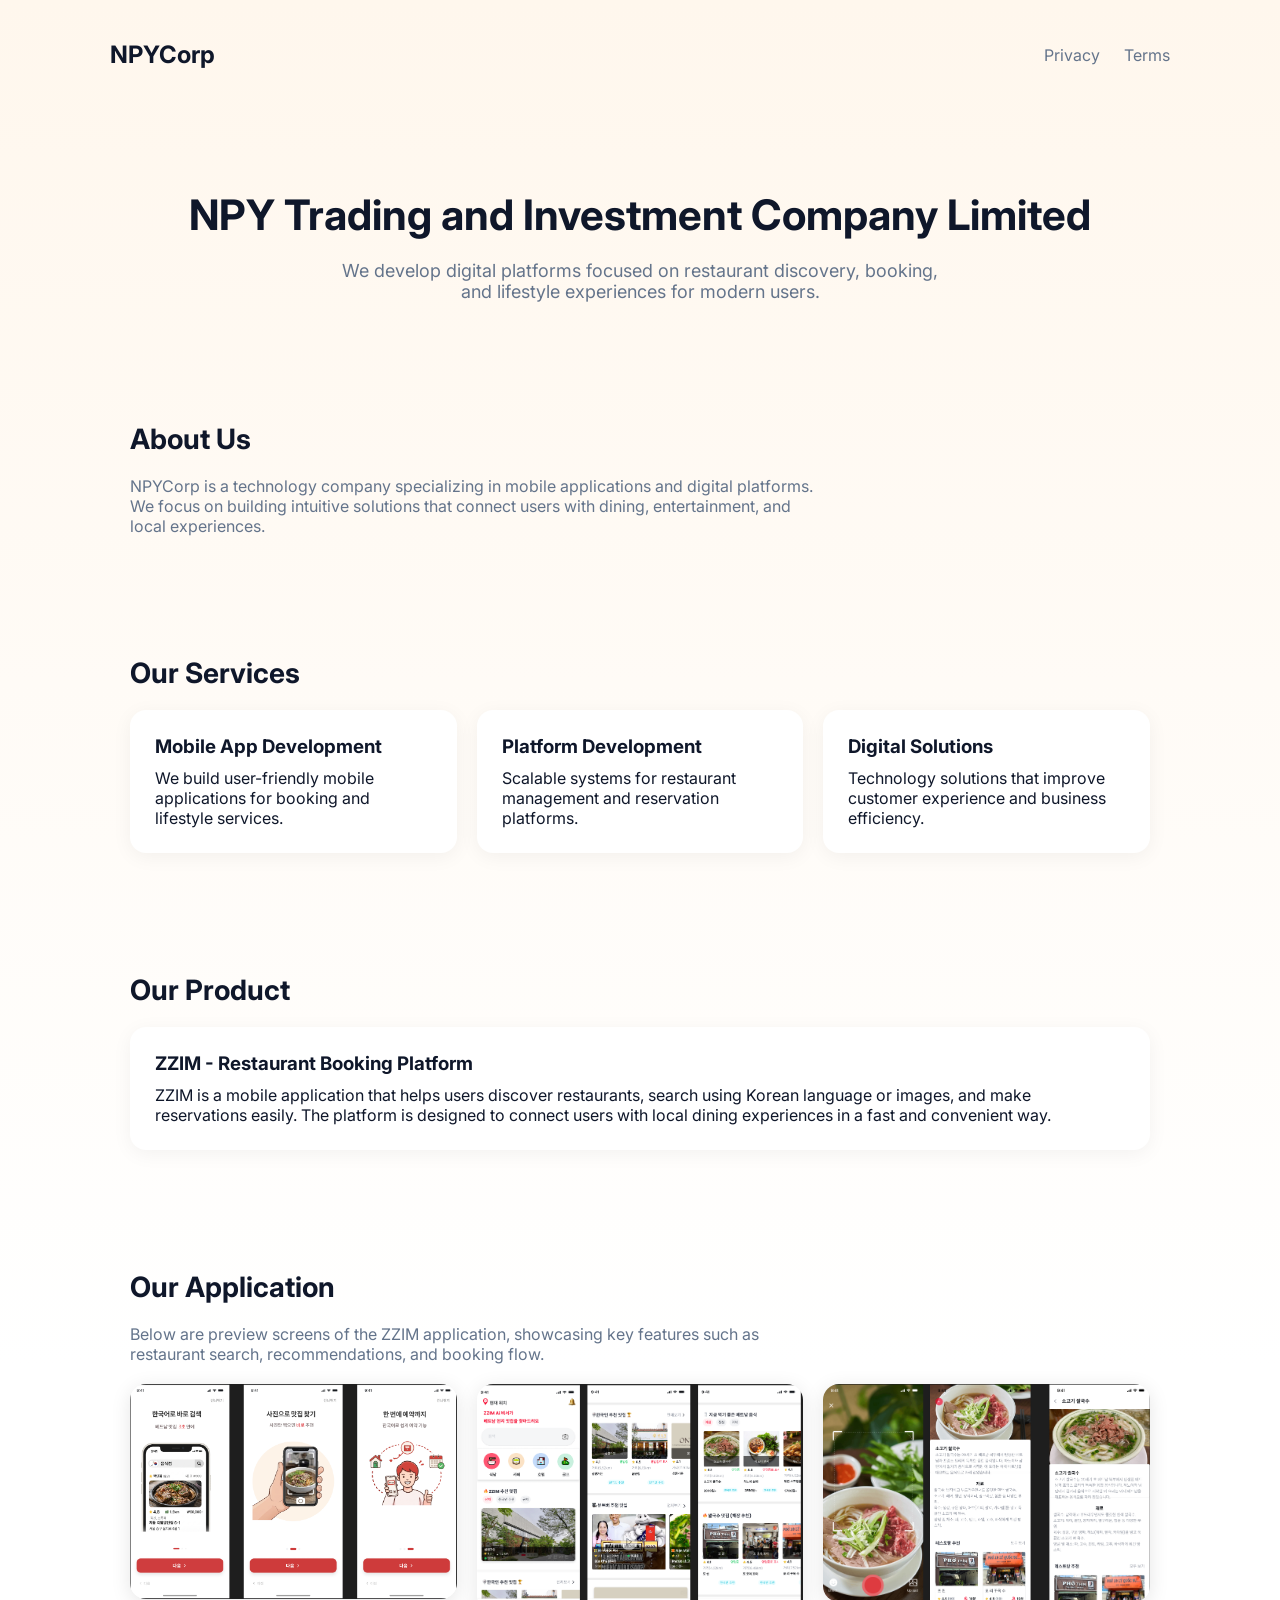
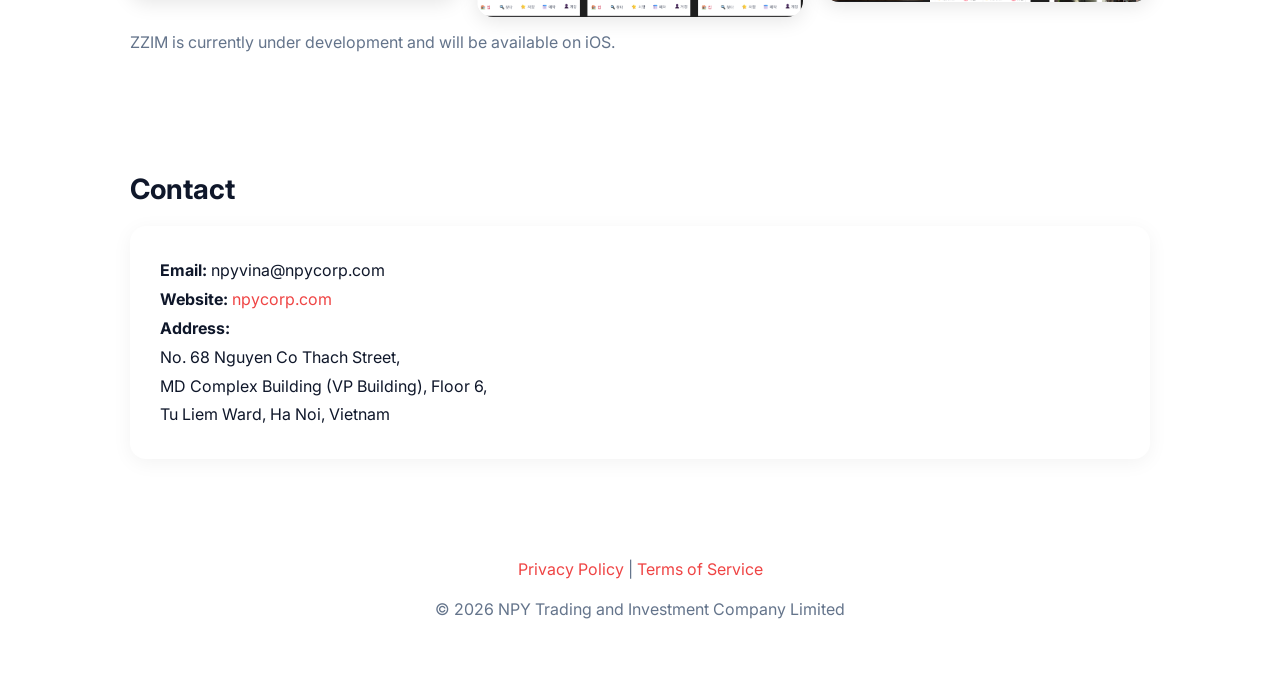
<file: index.html>
<!DOCTYPE html>
<html lang="en">
<head>
  <meta charset="UTF-8" />
  <meta name="viewport" content="width=device-width, initial-scale=1.0"/>
  <title>NPYCorp</title>

  <link href="https://fonts.googleapis.com/css2?family=Inter:wght@300;400;600;700&display=swap" rel="stylesheet">

  <style>
    * {
      margin: 0;
      padding: 0;
      box-sizing: border-box;
    }

    body {
        font-family: 'Inter', sans-serif;
        background: linear-gradient(180deg, #fff7ed 0%, #ffffff 60%);
        color: #0f172a;
    }

    .container {
      max-width: 1100px;
      margin: auto;
      padding: 20px;
    }

    header {
      display: flex;
      justify-content: space-between;
      align-items: center;
      padding: 20px 0;
    }

    header h2 {
      font-weight: 700;
    }

    header a {
      color: #64748b;
      margin-left: 20px;
      text-decoration: none;
    }

    header a:hover {
      color: #ef4444;
    }

    .hero {
      text-align: center;
      padding: 100px 20px 60px;
    }

    .hero h1 {
      font-size: 42px;
      font-weight: 700;
      margin-bottom: 20px;
    }

    .hero p {
      font-size: 18px;
      color: #64748b;
      max-width: 600px;
      margin: auto;
    }

    .section {
      padding: 60px 20px;
    }

    .section h2 {
      font-size: 28px;
      margin-bottom: 20px;
    }

    .grid {
      display: grid;
      grid-template-columns: repeat(auto-fit, minmax(260px, 1fr));
      gap: 20px;
    }

    .card {
      background: white;
      padding: 25px;
      border-radius: 16px;
      box-shadow: 0 4px 20px rgba(0,0,0,0.05);
      transition: 0.3s;
    }

    .card:hover {
      transform: translateY(-5px);
    }

    .card h3 {
      margin-bottom: 10px;
    }

    .app-img {
      width: 100%;
      border-radius: 16px;
      box-shadow: 0 4px 20px rgba(0,0,0,0.1);
    }

    .contact-box {
      background: white;
      padding: 30px;
      border-radius: 16px;
      line-height: 1.8;
      box-shadow: 0 4px 20px rgba(0,0,0,0.05);
    }

    .contact-box a {
      color: #ef4444;
      text-decoration: none;
    }

    footer {
      text-align: center;
      padding: 40px;
      color: #64748b;
    }

    footer a {
      color: #ef4444;
      text-decoration: none;
    }

    @media (max-width: 600px) {
      .hero h1 {
        font-size: 28px;
      }
    }

    .modal {
        display: none;
        position: fixed;
        z-index: 999;
        left: 0;
        top: 0;
        width: 100%;
        height: 100%;
        background: rgba(0,0,0,0.8);
        justify-content: center;
        align-items: center;
    }

    .modal img {
        max-width: 90%;
        max-height: 90%;
        border-radius: 16px;
    }
  </style>
</head>

<body>
  <div class="container">

    <header>
      <h2>NPYCorp</h2>
      <div>
        <a href="/en/privacy-policy">Privacy</a>
        <a href="/en/terms-of-service">Terms</a>
      </div>
    </header>

    <section class="hero">
      <h1>NPY Trading and Investment Company Limited</h1>
      <p>
        We develop digital platforms focused on restaurant discovery, booking,
        and lifestyle experiences for modern users.
      </p>
    </section>

    <section class="section">
      <h2>About Us</h2>
      <p style="color:#64748b; max-width:700px;">
        NPYCorp is a technology company specializing in mobile applications
        and digital platforms. We focus on building intuitive solutions that
        connect users with dining, entertainment, and local experiences.
      </p>
    </section>

    <section class="section">
      <h2>Our Services</h2>
      <div class="grid">
        <div class="card">
          <h3>Mobile App Development</h3>
          <p>We build user-friendly mobile applications for booking and lifestyle services.</p>
        </div>

        <div class="card">
          <h3>Platform Development</h3>
          <p>Scalable systems for restaurant management and reservation platforms.</p>
        </div>

        <div class="card">
          <h3>Digital Solutions</h3>
          <p>Technology solutions that improve customer experience and business efficiency.</p>
        </div>
      </div>
    </section>

    <section class="section">
      <h2>Our Product</h2>
      <div class="card">
        <h3>ZZIM - Restaurant Booking Platform</h3>
        <p>
          ZZIM is a mobile application that helps users discover restaurants,
          search using Korean language or images, and make reservations easily.
          The platform is designed to connect users with local dining experiences
          in a fast and convenient way.
        </p>
      </div>
    </section>

    <section class="section">
      <h2>Our Application</h2>
      <p style="color:#64748b; max-width:700px;">
        Below are preview screens of the ZZIM application, showcasing key features
        such as restaurant search, recommendations, and booking flow.
      </p>
      <br>

      <div class="grid">
        <img src="./images/zzim1.png" class="app-img" onclick="openModal(this.src)">
        <img src="./images/zzim2.png" class="app-img" onclick="openModal(this.src)">
        <img src="./images/zzim3.png" class="app-img" onclick="openModal(this.src)">
      </div>

      <p style="margin-top:15px; color:#64748b;">
        ZZIM is currently under development and will be available on iOS.
      </p>
    </section>

    <section class="section">
      <h2>Contact</h2>
      <div class="contact-box">
        <p><strong>Email:</strong> npyvina@npycorp.com</p>
        <p><strong>Website:</strong> <a href="https://npycorp.com">npycorp.com</a></p>
        <p><strong>Address:</strong><br>
          No. 68 Nguyen Co Thach Street,<br>
          MD Complex Building (VP Building), Floor 6,<br>
          Tu Liem Ward, Ha Noi, Vietnam
        </p>
      </div>
    </section>

    <footer>
      <a href="/en/privacy-policy">Privacy Policy</a> |
      <a href="/en/terms-of-service">Terms of Service</a><br><br>
      © 2026 NPY Trading and Investment Company Limited
    </footer>

  </div>

  <div id="imageModal" class="modal" onclick="closeModal()">
    <img id="modalImg">
  </div>
  <script>
  function openModal(src) {
    const modal = document.getElementById("imageModal");
    const img = document.getElementById("modalImg");
    img.src = src;
    modal.style.display = "flex";
  }

  function closeModal() {
    document.getElementById("imageModal").style.display = "none";
  }
</script>
</body>
</html>
</file>
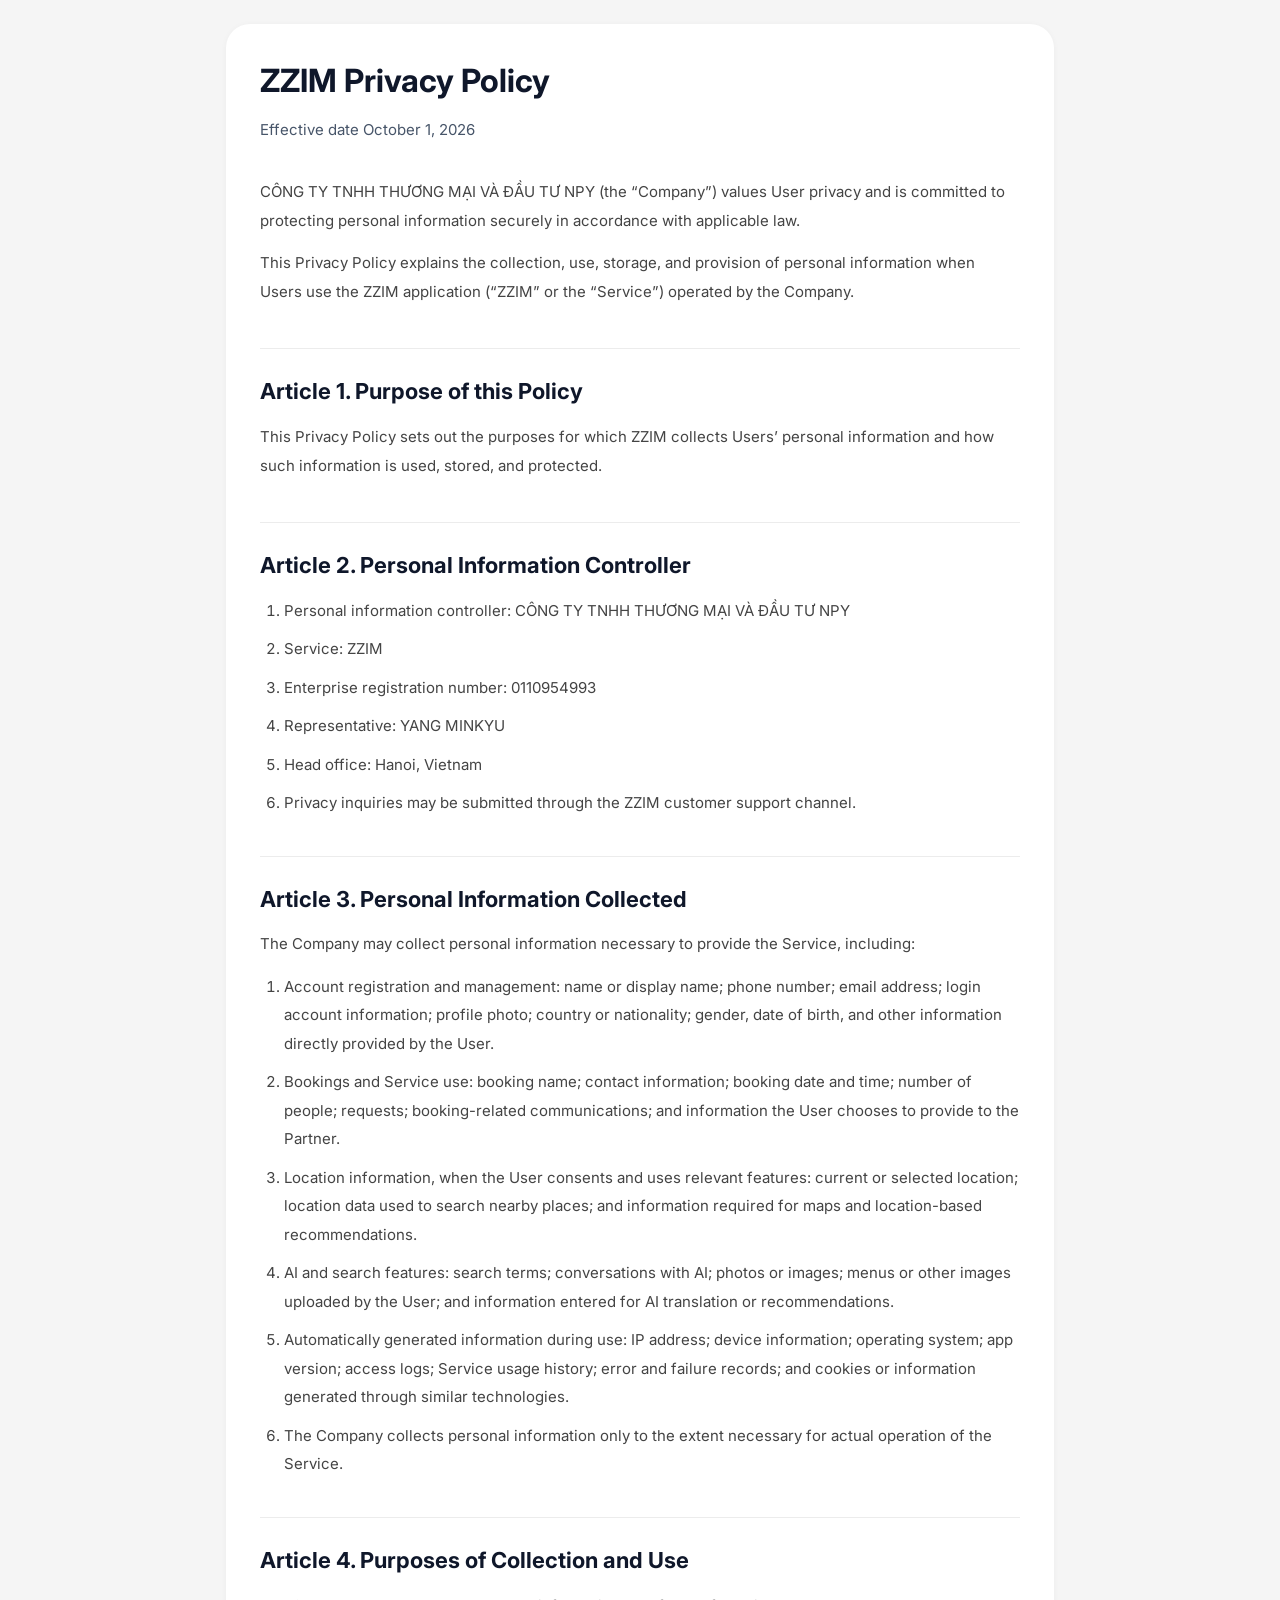
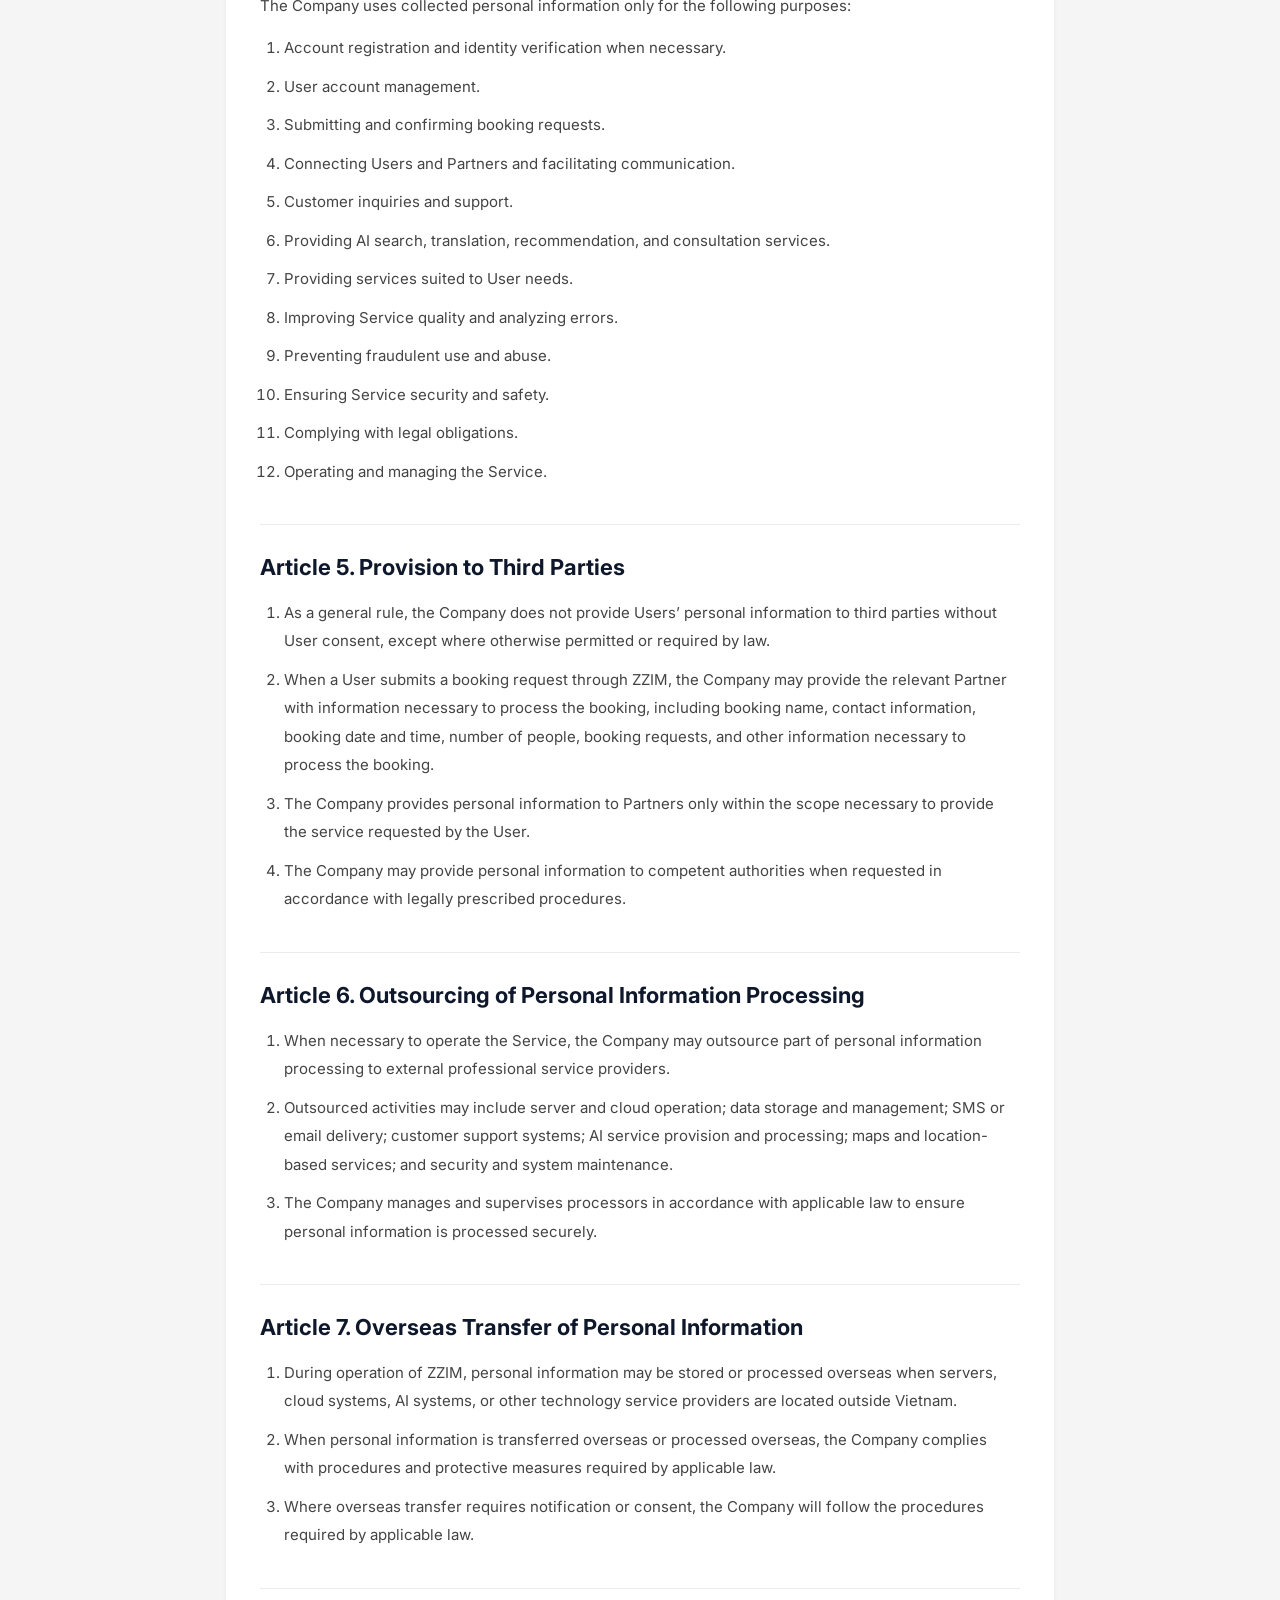
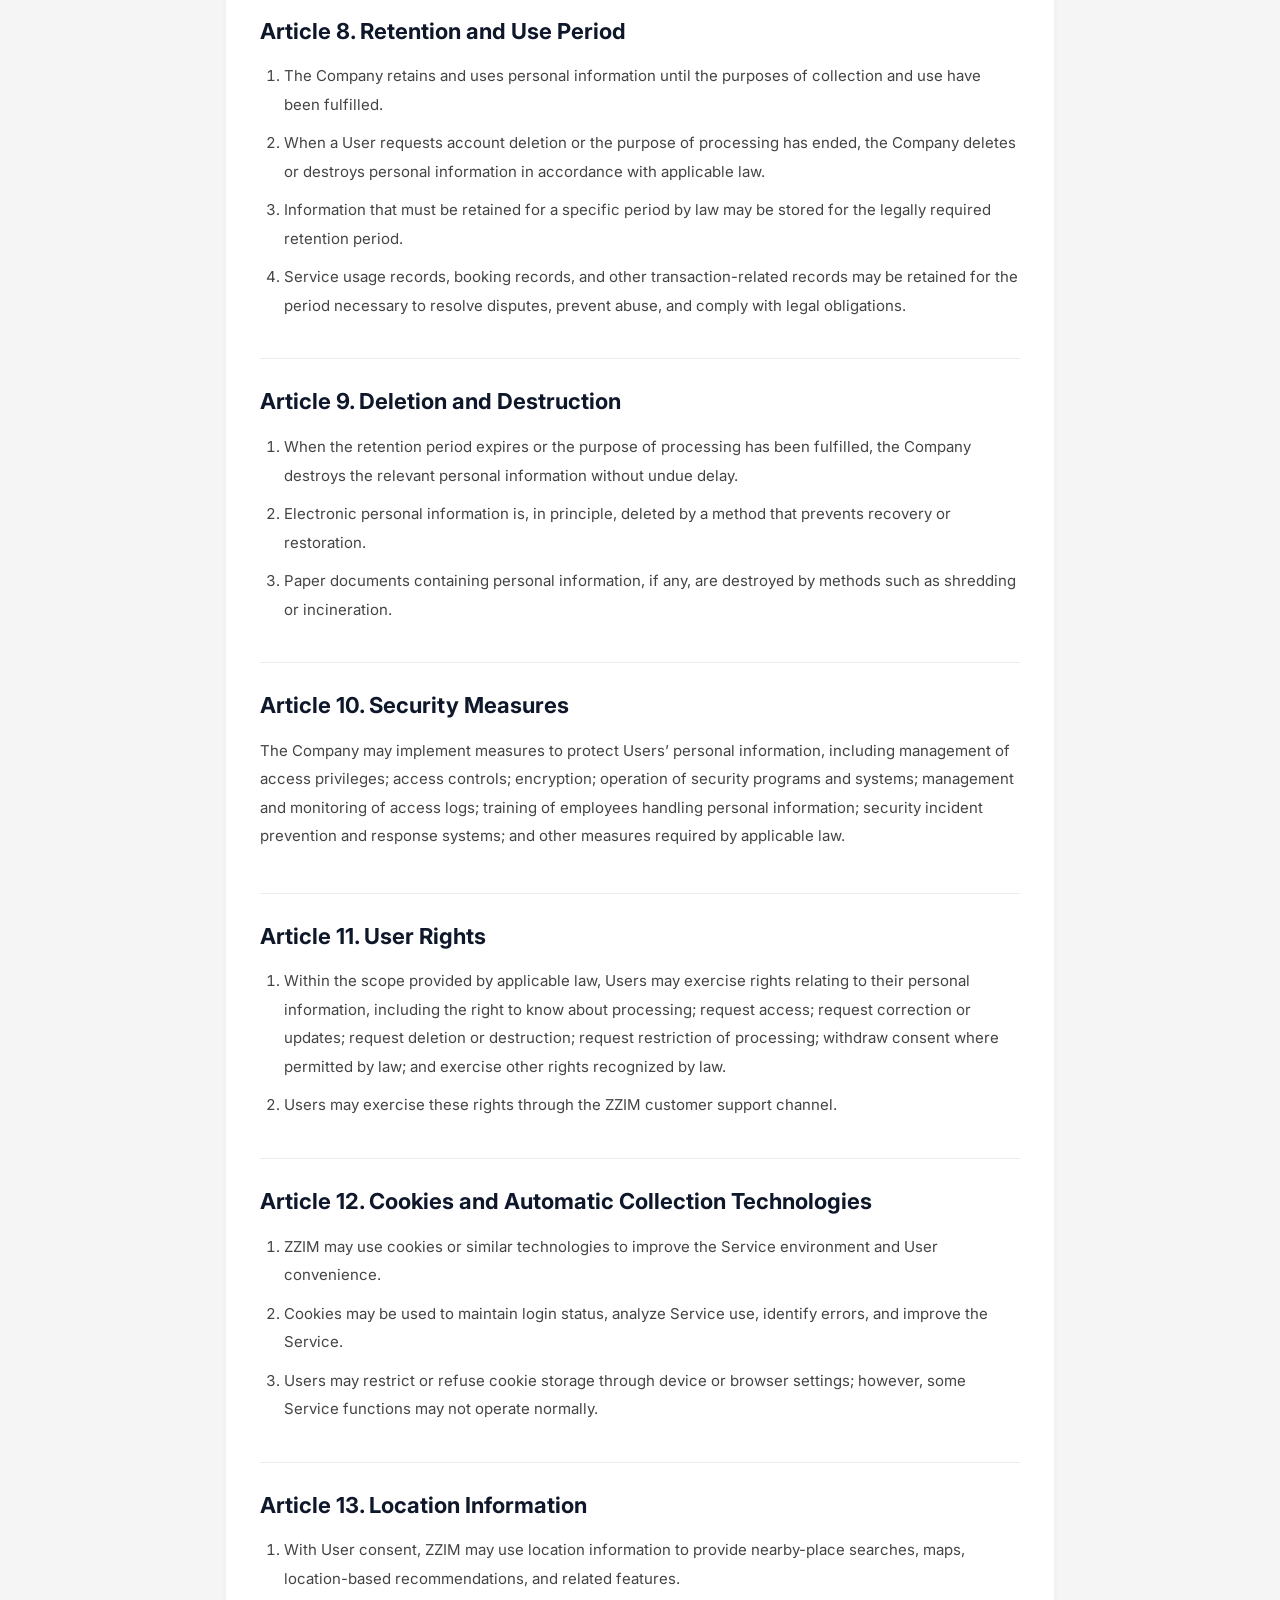
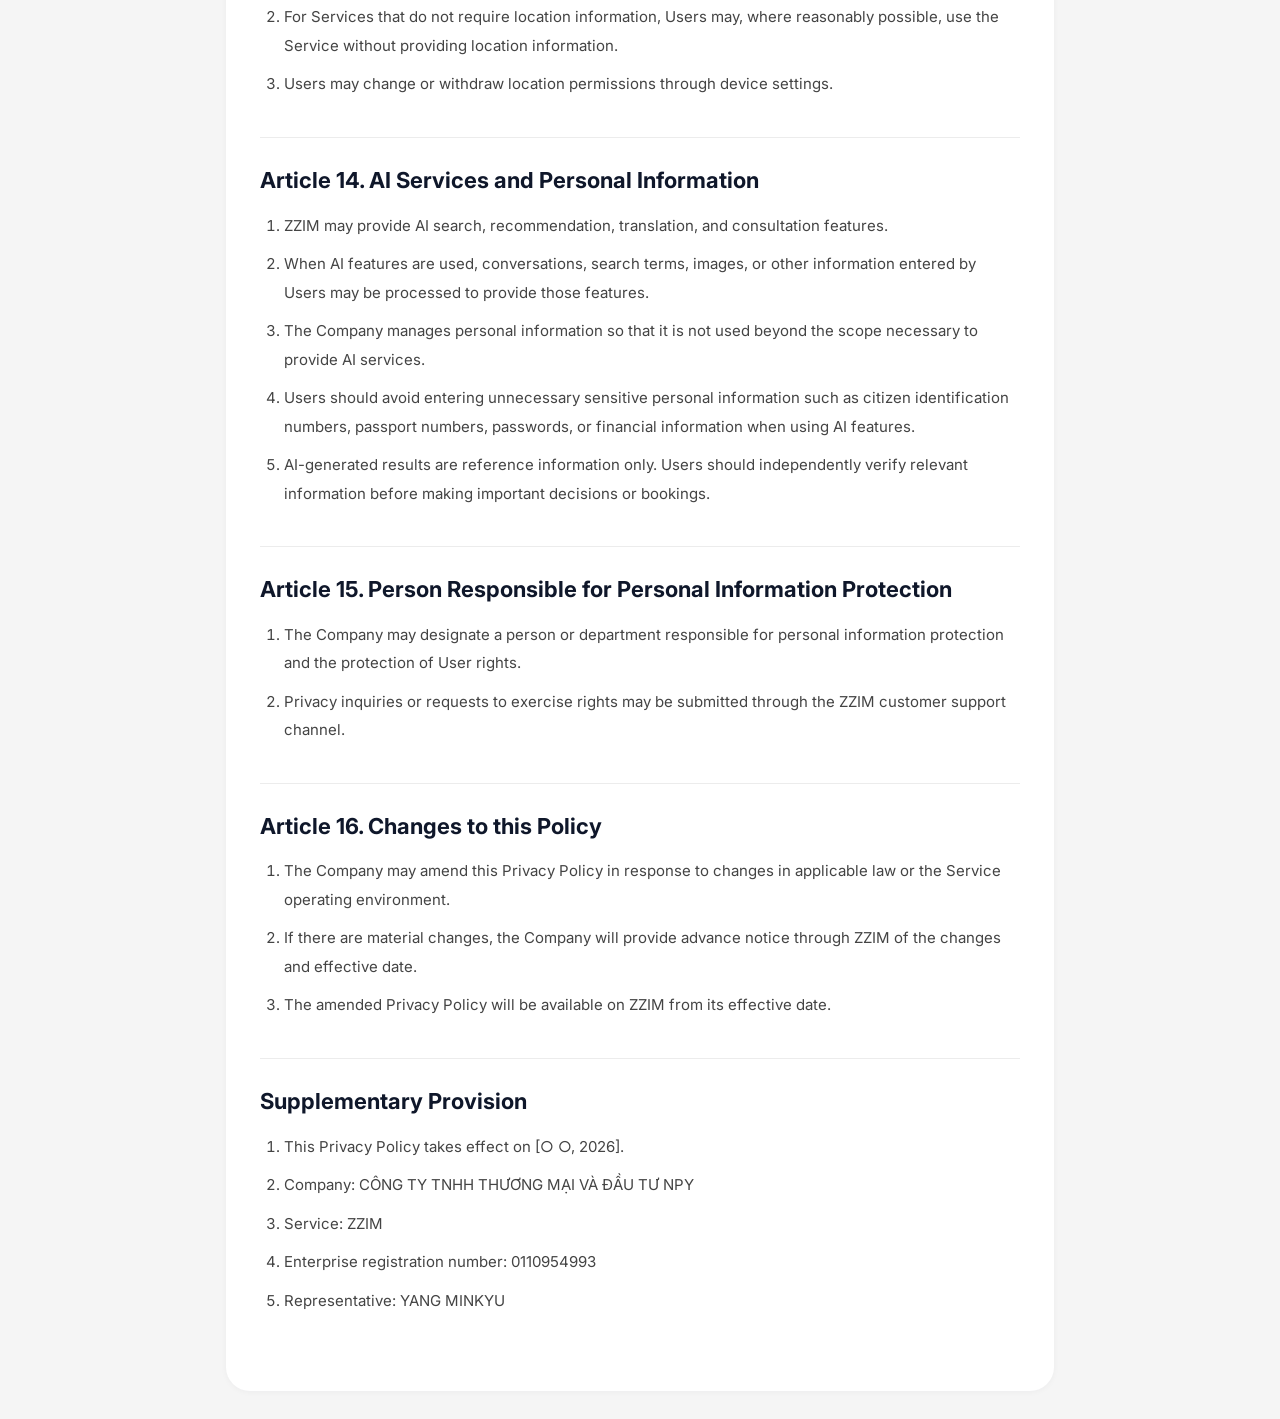
<file: en/privacy-policy/index.html>
<!doctype html><html lang="en"><head><meta charset="utf-8"><meta name="viewport" content="width=device-width,initial-scale=1"><title>ZZIM Privacy Policy - NPYCorp</title><meta name="robots" content="index,follow"><link rel="preconnect" href="https://fonts.googleapis.com"><link rel="preconnect" href="https://fonts.gstatic.com" crossorigin><link href="https://fonts.googleapis.com/css2?family=Inter:wght@400;600;700&family=Noto+Sans+KR:wght@400;600;700&display=swap" rel="stylesheet"><link rel="stylesheet" href="/legal.css"></head><body><main class="container"><article class="card"><h1>ZZIM Privacy Policy</h1><p class="effective">Effective date October 1, 2026</p><section class="article"><p>CÔNG TY TNHH THƯƠNG MẠI VÀ ĐẦU TƯ NPY (the “Company”) values User privacy and is committed to protecting personal information securely in accordance with applicable law.</p><p>This Privacy Policy explains the collection, use, storage, and provision of personal information when Users use the ZZIM application (“ZZIM” or the “Service”) operated by the Company.</p></section><section class="article"><h2>Article 1. Purpose of this Policy</h2><p>This Privacy Policy sets out the purposes for which ZZIM collects Users’ personal information and how such information is used, stored, and protected.</p></section><section class="article"><h2>Article 2. Personal Information Controller</h2><ol><li>Personal information controller: CÔNG TY TNHH THƯƠNG MẠI VÀ ĐẦU TƯ NPY</li><li>Service: ZZIM</li><li>Enterprise registration number: 0110954993</li><li>Representative: YANG MINKYU</li><li>Head office: Hanoi, Vietnam</li><li>Privacy inquiries may be submitted through the ZZIM customer support channel.</li></ol></section><section class="article"><h2>Article 3. Personal Information Collected</h2><p>The Company may collect personal information necessary to provide the Service, including:</p><ol><li>Account registration and management: name or display name; phone number; email address; login account information; profile photo; country or nationality; gender, date of birth, and other information directly provided by the User.</li><li>Bookings and Service use: booking name; contact information; booking date and time; number of people; requests; booking-related communications; and information the User chooses to provide to the Partner.</li><li>Location information, when the User consents and uses relevant features: current or selected location; location data used to search nearby places; and information required for maps and location-based recommendations.</li><li>AI and search features: search terms; conversations with AI; photos or images; menus or other images uploaded by the User; and information entered for AI translation or recommendations.</li><li>Automatically generated information during use: IP address; device information; operating system; app version; access logs; Service usage history; error and failure records; and cookies or information generated through similar technologies.</li><li>The Company collects personal information only to the extent necessary for actual operation of the Service.</li></ol></section><section class="article"><h2>Article 4. Purposes of Collection and Use</h2><p>The Company uses collected personal information only for the following purposes:</p><ol><li>Account registration and identity verification when necessary.</li><li>User account management.</li><li>Submitting and confirming booking requests.</li><li>Connecting Users and Partners and facilitating communication.</li><li>Customer inquiries and support.</li><li>Providing AI search, translation, recommendation, and consultation services.</li><li>Providing services suited to User needs.</li><li>Improving Service quality and analyzing errors.</li><li>Preventing fraudulent use and abuse.</li><li>Ensuring Service security and safety.</li><li>Complying with legal obligations.</li><li>Operating and managing the Service.</li></ol></section><section class="article"><h2>Article 5. Provision to Third Parties</h2><ol><li>As a general rule, the Company does not provide Users’ personal information to third parties without User consent, except where otherwise permitted or required by law.</li><li>When a User submits a booking request through ZZIM, the Company may provide the relevant Partner with information necessary to process the booking, including booking name, contact information, booking date and time, number of people, booking requests, and other information necessary to process the booking.</li><li>The Company provides personal information to Partners only within the scope necessary to provide the service requested by the User.</li><li>The Company may provide personal information to competent authorities when requested in accordance with legally prescribed procedures.</li></ol></section><section class="article"><h2>Article 6. Outsourcing of Personal Information Processing</h2><ol><li>When necessary to operate the Service, the Company may outsource part of personal information processing to external professional service providers.</li><li>Outsourced activities may include server and cloud operation; data storage and management; SMS or email delivery; customer support systems; AI service provision and processing; maps and location-based services; and security and system maintenance.</li><li>The Company manages and supervises processors in accordance with applicable law to ensure personal information is processed securely.</li></ol></section><section class="article"><h2>Article 7. Overseas Transfer of Personal Information</h2><ol><li>During operation of ZZIM, personal information may be stored or processed overseas when servers, cloud systems, AI systems, or other technology service providers are located outside Vietnam.</li><li>When personal information is transferred overseas or processed overseas, the Company complies with procedures and protective measures required by applicable law.</li><li>Where overseas transfer requires notification or consent, the Company will follow the procedures required by applicable law.</li></ol></section><section class="article"><h2>Article 8. Retention and Use Period</h2><ol><li>The Company retains and uses personal information until the purposes of collection and use have been fulfilled.</li><li>When a User requests account deletion or the purpose of processing has ended, the Company deletes or destroys personal information in accordance with applicable law.</li><li>Information that must be retained for a specific period by law may be stored for the legally required retention period.</li><li>Service usage records, booking records, and other transaction-related records may be retained for the period necessary to resolve disputes, prevent abuse, and comply with legal obligations.</li></ol></section><section class="article"><h2>Article 9. Deletion and Destruction</h2><ol><li>When the retention period expires or the purpose of processing has been fulfilled, the Company destroys the relevant personal information without undue delay.</li><li>Electronic personal information is, in principle, deleted by a method that prevents recovery or restoration.</li><li>Paper documents containing personal information, if any, are destroyed by methods such as shredding or incineration.</li></ol></section><section class="article"><h2>Article 10. Security Measures</h2><p>The Company may implement measures to protect Users’ personal information, including management of access privileges; access controls; encryption; operation of security programs and systems; management and monitoring of access logs; training of employees handling personal information; security incident prevention and response systems; and other measures required by applicable law.</p></section><section class="article"><h2>Article 11. User Rights</h2><ol><li>Within the scope provided by applicable law, Users may exercise rights relating to their personal information, including the right to know about processing; request access; request correction or updates; request deletion or destruction; request restriction of processing; withdraw consent where permitted by law; and exercise other rights recognized by law.</li><li>Users may exercise these rights through the ZZIM customer support channel.</li></ol></section><section class="article"><h2>Article 12. Cookies and Automatic Collection Technologies</h2><ol><li>ZZIM may use cookies or similar technologies to improve the Service environment and User convenience.</li><li>Cookies may be used to maintain login status, analyze Service use, identify errors, and improve the Service.</li><li>Users may restrict or refuse cookie storage through device or browser settings; however, some Service functions may not operate normally.</li></ol></section><section class="article"><h2>Article 13. Location Information</h2><ol><li>With User consent, ZZIM may use location information to provide nearby-place searches, maps, location-based recommendations, and related features.</li><li>For Services that do not require location information, Users may, where reasonably possible, use the Service without providing location information.</li><li>Users may change or withdraw location permissions through device settings.</li></ol></section><section class="article"><h2>Article 14. AI Services and Personal Information</h2><ol><li>ZZIM may provide AI search, recommendation, translation, and consultation features.</li><li>When AI features are used, conversations, search terms, images, or other information entered by Users may be processed to provide those features.</li><li>The Company manages personal information so that it is not used beyond the scope necessary to provide AI services.</li><li>Users should avoid entering unnecessary sensitive personal information such as citizen identification numbers, passport numbers, passwords, or financial information when using AI features.</li><li>AI-generated results are reference information only. Users should independently verify relevant information before making important decisions or bookings.</li></ol></section><section class="article"><h2>Article 15. Person Responsible for Personal Information Protection</h2><ol><li>The Company may designate a person or department responsible for personal information protection and the protection of User rights.</li><li>Privacy inquiries or requests to exercise rights may be submitted through the ZZIM customer support channel.</li></ol></section><section class="article"><h2>Article 16. Changes to this Policy</h2><ol><li>The Company may amend this Privacy Policy in response to changes in applicable law or the Service operating environment.</li><li>If there are material changes, the Company will provide advance notice through ZZIM of the changes and effective date.</li><li>The amended Privacy Policy will be available on ZZIM from its effective date.</li></ol></section><section class="article"><h2>Supplementary Provision</h2><ol><li>This Privacy Policy takes effect on [○ ○, 2026].</li><li>Company: CÔNG TY TNHH THƯƠNG MẠI VÀ ĐẦU TƯ NPY</li><li>Service: ZZIM</li><li>Enterprise registration number: 0110954993</li><li>Representative: YANG MINKYU</li></ol></section></article></main></body></html>
</file>
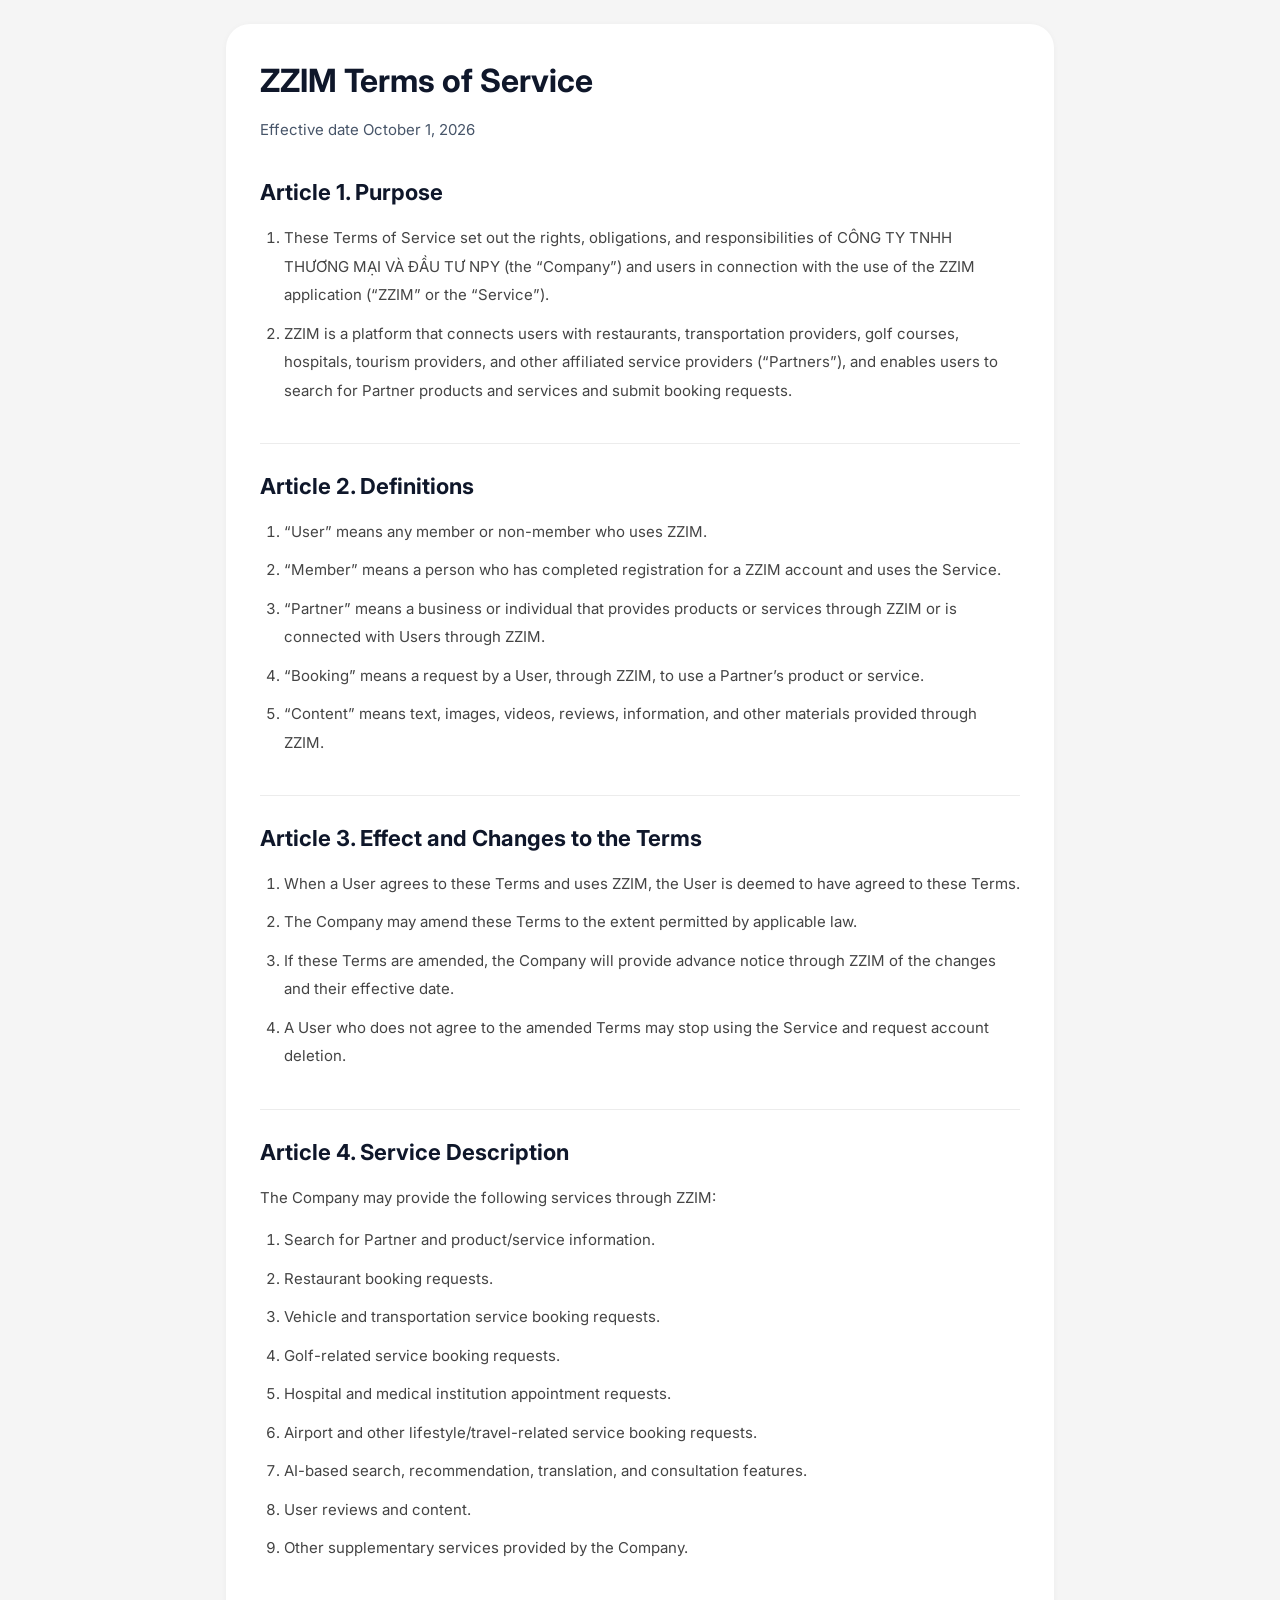
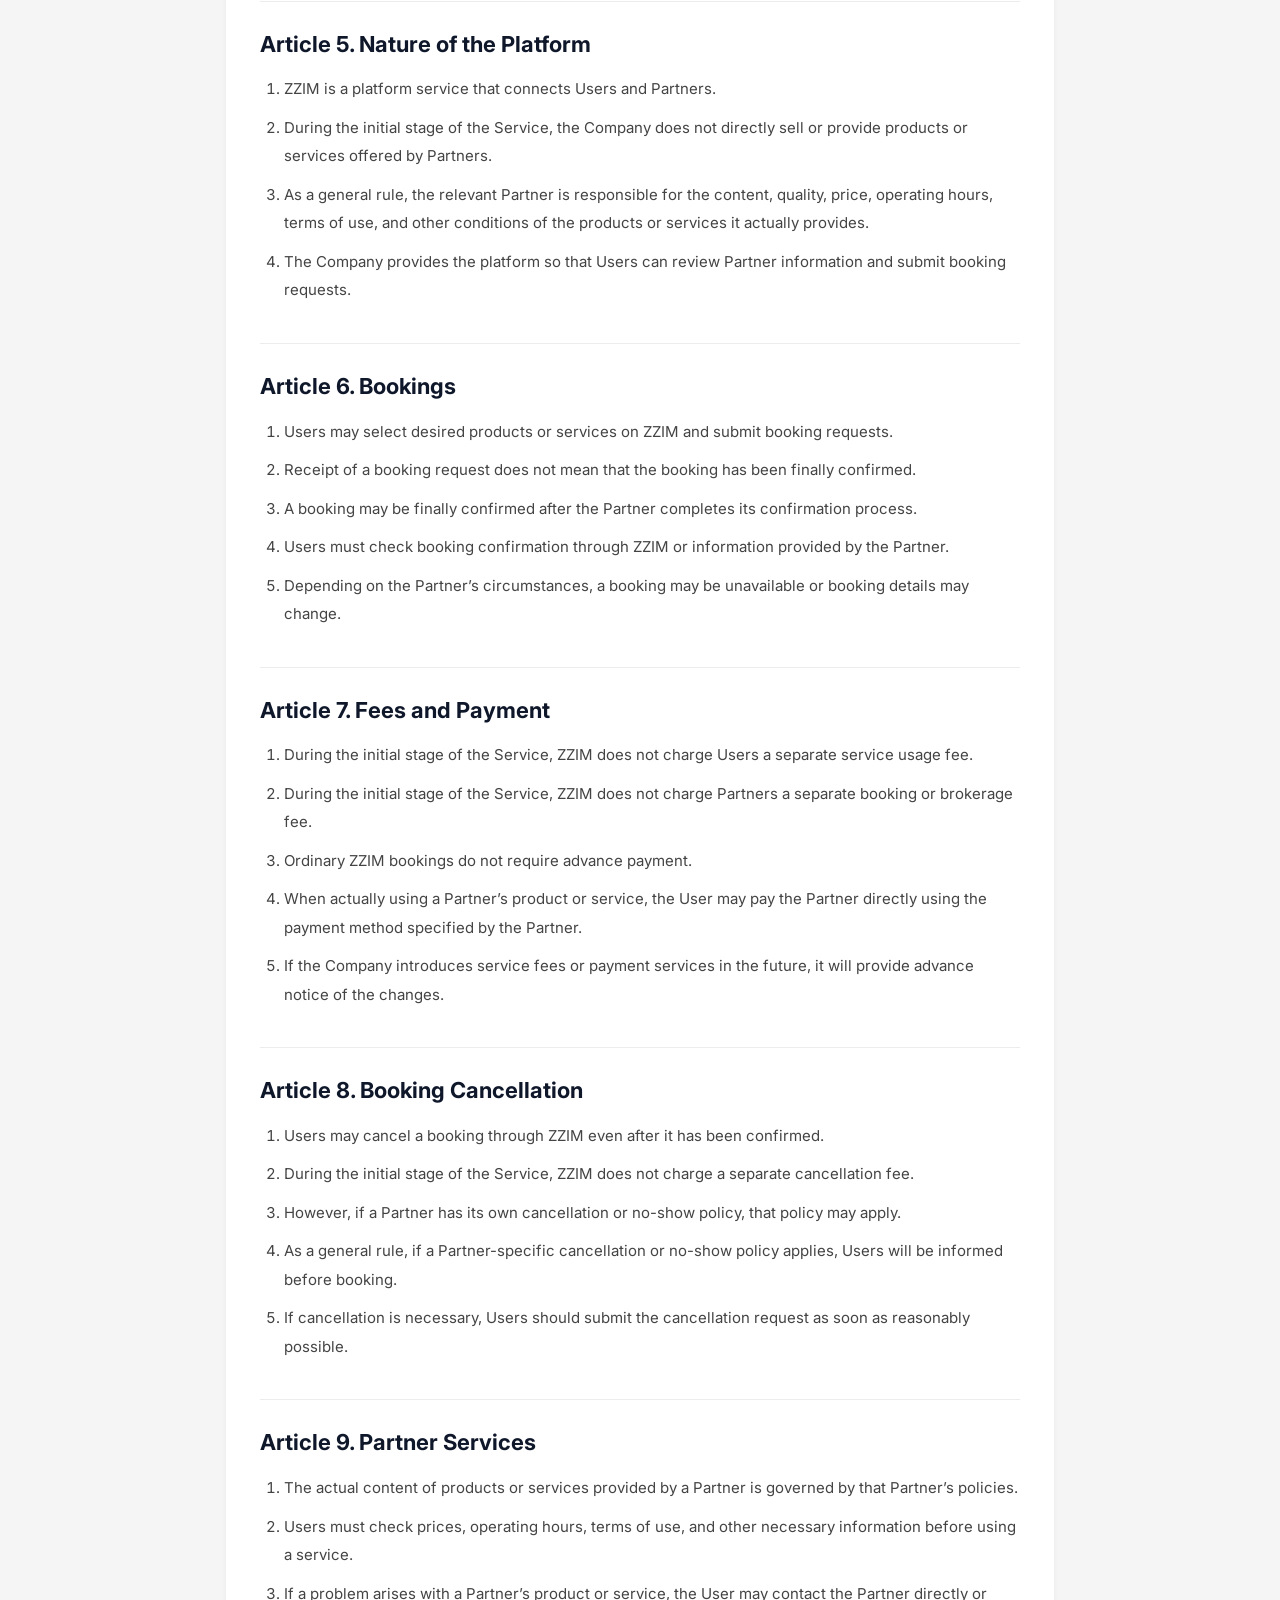
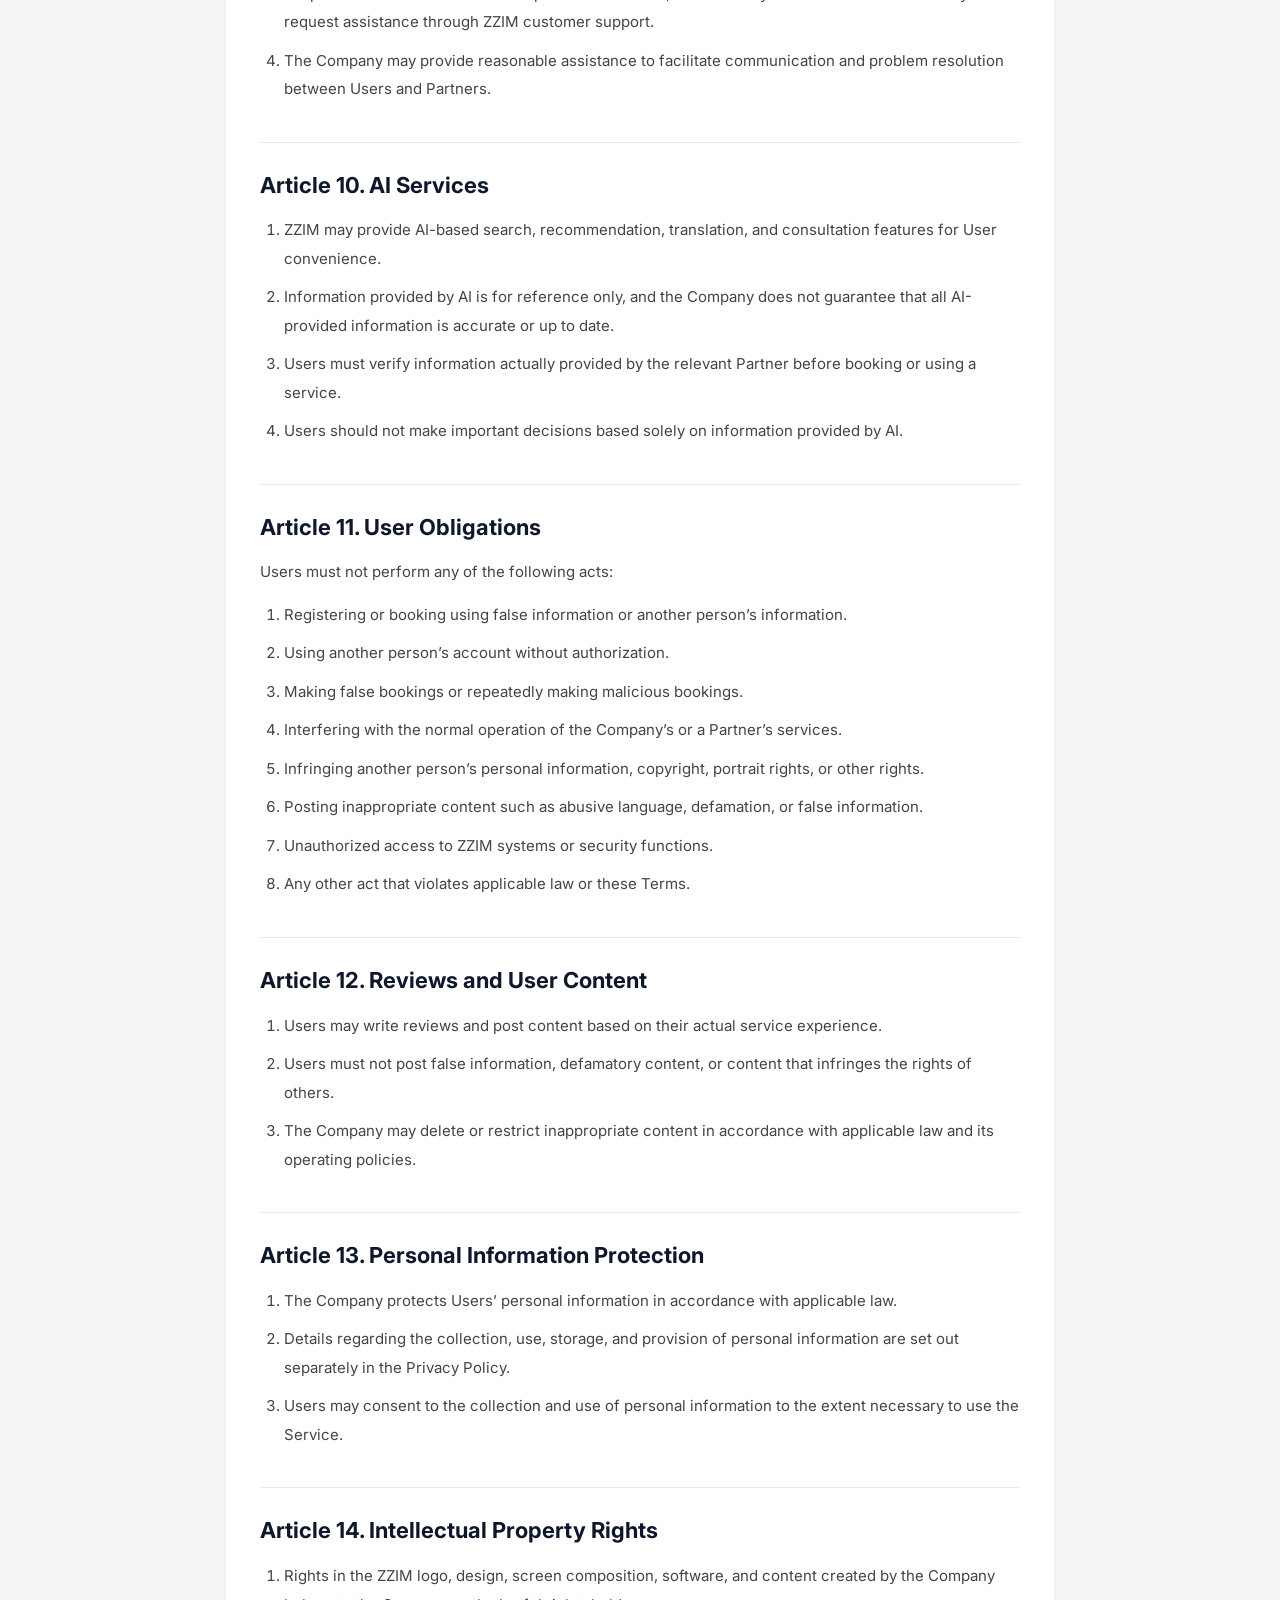
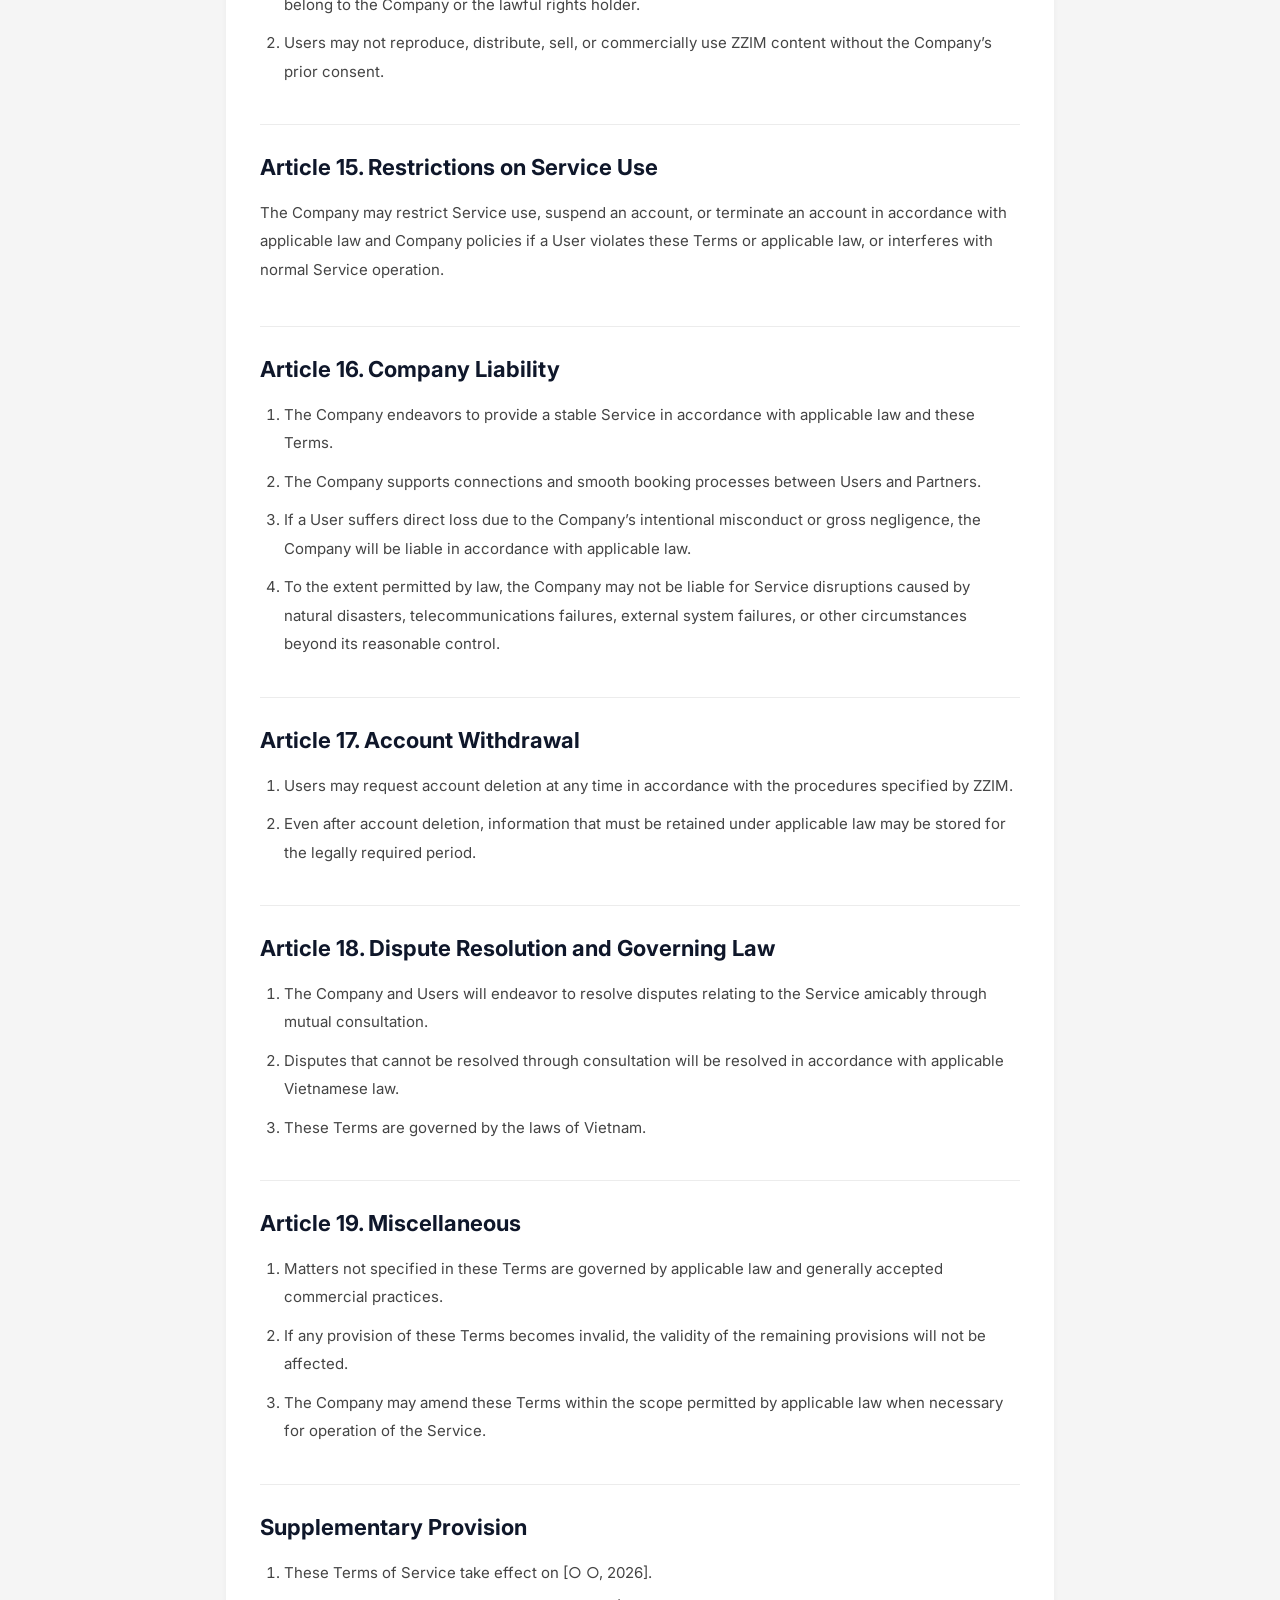
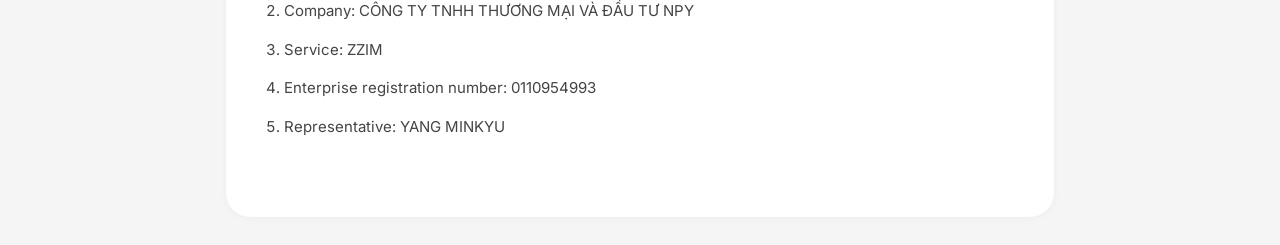
<file: en/terms-of-service/index.html>
<!doctype html><html lang="en"><head><meta charset="utf-8"><meta name="viewport" content="width=device-width,initial-scale=1"><title>ZZIM Terms of Service - NPYCorp</title><meta name="robots" content="index,follow"><link rel="preconnect" href="https://fonts.googleapis.com"><link rel="preconnect" href="https://fonts.gstatic.com" crossorigin><link href="https://fonts.googleapis.com/css2?family=Inter:wght@400;600;700&family=Noto+Sans+KR:wght@400;600;700&display=swap" rel="stylesheet"><link rel="stylesheet" href="/legal.css"></head><body><main class="container"><article class="card"><h1>ZZIM Terms of Service</h1><p class="effective">Effective date October 1, 2026</p><section class="article"><h2>Article 1. Purpose</h2><ol><li>These Terms of Service set out the rights, obligations, and responsibilities of CÔNG TY TNHH THƯƠNG MẠI VÀ ĐẦU TƯ NPY (the “Company”) and users in connection with the use of the ZZIM application (“ZZIM” or the “Service”).</li><li>ZZIM is a platform that connects users with restaurants, transportation providers, golf courses, hospitals, tourism providers, and other affiliated service providers (“Partners”), and enables users to search for Partner products and services and submit booking requests.</li></ol></section><section class="article"><h2>Article 2. Definitions</h2><ol><li>“User” means any member or non-member who uses ZZIM.</li><li>“Member” means a person who has completed registration for a ZZIM account and uses the Service.</li><li>“Partner” means a business or individual that provides products or services through ZZIM or is connected with Users through ZZIM.</li><li>“Booking” means a request by a User, through ZZIM, to use a Partner’s product or service.</li><li>“Content” means text, images, videos, reviews, information, and other materials provided through ZZIM.</li></ol></section><section class="article"><h2>Article 3. Effect and Changes to the Terms</h2><ol><li>When a User agrees to these Terms and uses ZZIM, the User is deemed to have agreed to these Terms.</li><li>The Company may amend these Terms to the extent permitted by applicable law.</li><li>If these Terms are amended, the Company will provide advance notice through ZZIM of the changes and their effective date.</li><li>A User who does not agree to the amended Terms may stop using the Service and request account deletion.</li></ol></section><section class="article"><h2>Article 4. Service Description</h2><p>The Company may provide the following services through ZZIM:</p><ol><li>Search for Partner and product/service information.</li><li>Restaurant booking requests.</li><li>Vehicle and transportation service booking requests.</li><li>Golf-related service booking requests.</li><li>Hospital and medical institution appointment requests.</li><li>Airport and other lifestyle/travel-related service booking requests.</li><li>AI-based search, recommendation, translation, and consultation features.</li><li>User reviews and content.</li><li>Other supplementary services provided by the Company.</li></ol></section><section class="article"><h2>Article 5. Nature of the Platform</h2><ol><li>ZZIM is a platform service that connects Users and Partners.</li><li>During the initial stage of the Service, the Company does not directly sell or provide products or services offered by Partners.</li><li>As a general rule, the relevant Partner is responsible for the content, quality, price, operating hours, terms of use, and other conditions of the products or services it actually provides.</li><li>The Company provides the platform so that Users can review Partner information and submit booking requests.</li></ol></section><section class="article"><h2>Article 6. Bookings</h2><ol><li>Users may select desired products or services on ZZIM and submit booking requests.</li><li>Receipt of a booking request does not mean that the booking has been finally confirmed.</li><li>A booking may be finally confirmed after the Partner completes its confirmation process.</li><li>Users must check booking confirmation through ZZIM or information provided by the Partner.</li><li>Depending on the Partner’s circumstances, a booking may be unavailable or booking details may change.</li></ol></section><section class="article"><h2>Article 7. Fees and Payment</h2><ol><li>During the initial stage of the Service, ZZIM does not charge Users a separate service usage fee.</li><li>During the initial stage of the Service, ZZIM does not charge Partners a separate booking or brokerage fee.</li><li>Ordinary ZZIM bookings do not require advance payment.</li><li>When actually using a Partner’s product or service, the User may pay the Partner directly using the payment method specified by the Partner.</li><li>If the Company introduces service fees or payment services in the future, it will provide advance notice of the changes.</li></ol></section><section class="article"><h2>Article 8. Booking Cancellation</h2><ol><li>Users may cancel a booking through ZZIM even after it has been confirmed.</li><li>During the initial stage of the Service, ZZIM does not charge a separate cancellation fee.</li><li>However, if a Partner has its own cancellation or no-show policy, that policy may apply.</li><li>As a general rule, if a Partner-specific cancellation or no-show policy applies, Users will be informed before booking.</li><li>If cancellation is necessary, Users should submit the cancellation request as soon as reasonably possible.</li></ol></section><section class="article"><h2>Article 9. Partner Services</h2><ol><li>The actual content of products or services provided by a Partner is governed by that Partner’s policies.</li><li>Users must check prices, operating hours, terms of use, and other necessary information before using a service.</li><li>If a problem arises with a Partner’s product or service, the User may contact the Partner directly or request assistance through ZZIM customer support.</li><li>The Company may provide reasonable assistance to facilitate communication and problem resolution between Users and Partners.</li></ol></section><section class="article"><h2>Article 10. AI Services</h2><ol><li>ZZIM may provide AI-based search, recommendation, translation, and consultation features for User convenience.</li><li>Information provided by AI is for reference only, and the Company does not guarantee that all AI-provided information is accurate or up to date.</li><li>Users must verify information actually provided by the relevant Partner before booking or using a service.</li><li>Users should not make important decisions based solely on information provided by AI.</li></ol></section><section class="article"><h2>Article 11. User Obligations</h2><p>Users must not perform any of the following acts:</p><ol><li>Registering or booking using false information or another person’s information.</li><li>Using another person’s account without authorization.</li><li>Making false bookings or repeatedly making malicious bookings.</li><li>Interfering with the normal operation of the Company’s or a Partner’s services.</li><li>Infringing another person’s personal information, copyright, portrait rights, or other rights.</li><li>Posting inappropriate content such as abusive language, defamation, or false information.</li><li>Unauthorized access to ZZIM systems or security functions.</li><li>Any other act that violates applicable law or these Terms.</li></ol></section><section class="article"><h2>Article 12. Reviews and User Content</h2><ol><li>Users may write reviews and post content based on their actual service experience.</li><li>Users must not post false information, defamatory content, or content that infringes the rights of others.</li><li>The Company may delete or restrict inappropriate content in accordance with applicable law and its operating policies.</li></ol></section><section class="article"><h2>Article 13. Personal Information Protection</h2><ol><li>The Company protects Users’ personal information in accordance with applicable law.</li><li>Details regarding the collection, use, storage, and provision of personal information are set out separately in the Privacy Policy.</li><li>Users may consent to the collection and use of personal information to the extent necessary to use the Service.</li></ol></section><section class="article"><h2>Article 14. Intellectual Property Rights</h2><ol><li>Rights in the ZZIM logo, design, screen composition, software, and content created by the Company belong to the Company or the lawful rights holder.</li><li>Users may not reproduce, distribute, sell, or commercially use ZZIM content without the Company’s prior consent.</li></ol></section><section class="article"><h2>Article 15. Restrictions on Service Use</h2><p>The Company may restrict Service use, suspend an account, or terminate an account in accordance with applicable law and Company policies if a User violates these Terms or applicable law, or interferes with normal Service operation.</p></section><section class="article"><h2>Article 16. Company Liability</h2><ol><li>The Company endeavors to provide a stable Service in accordance with applicable law and these Terms.</li><li>The Company supports connections and smooth booking processes between Users and Partners.</li><li>If a User suffers direct loss due to the Company’s intentional misconduct or gross negligence, the Company will be liable in accordance with applicable law.</li><li>To the extent permitted by law, the Company may not be liable for Service disruptions caused by natural disasters, telecommunications failures, external system failures, or other circumstances beyond its reasonable control.</li></ol></section><section class="article"><h2>Article 17. Account Withdrawal</h2><ol><li>Users may request account deletion at any time in accordance with the procedures specified by ZZIM.</li><li>Even after account deletion, information that must be retained under applicable law may be stored for the legally required period.</li></ol></section><section class="article"><h2>Article 18. Dispute Resolution and Governing Law</h2><ol><li>The Company and Users will endeavor to resolve disputes relating to the Service amicably through mutual consultation.</li><li>Disputes that cannot be resolved through consultation will be resolved in accordance with applicable Vietnamese law.</li><li>These Terms are governed by the laws of Vietnam.</li></ol></section><section class="article"><h2>Article 19. Miscellaneous</h2><ol><li>Matters not specified in these Terms are governed by applicable law and generally accepted commercial practices.</li><li>If any provision of these Terms becomes invalid, the validity of the remaining provisions will not be affected.</li><li>The Company may amend these Terms within the scope permitted by applicable law when necessary for operation of the Service.</li></ol></section><section class="article"><h2>Supplementary Provision</h2><ol><li>These Terms of Service take effect on [○ ○, 2026].</li><li>Company: CÔNG TY TNHH THƯƠNG MẠI VÀ ĐẦU TƯ NPY</li><li>Service: ZZIM</li><li>Enterprise registration number: 0110954993</li><li>Representative: YANG MINKYU</li></ol></section></article></main></body></html>
</file>
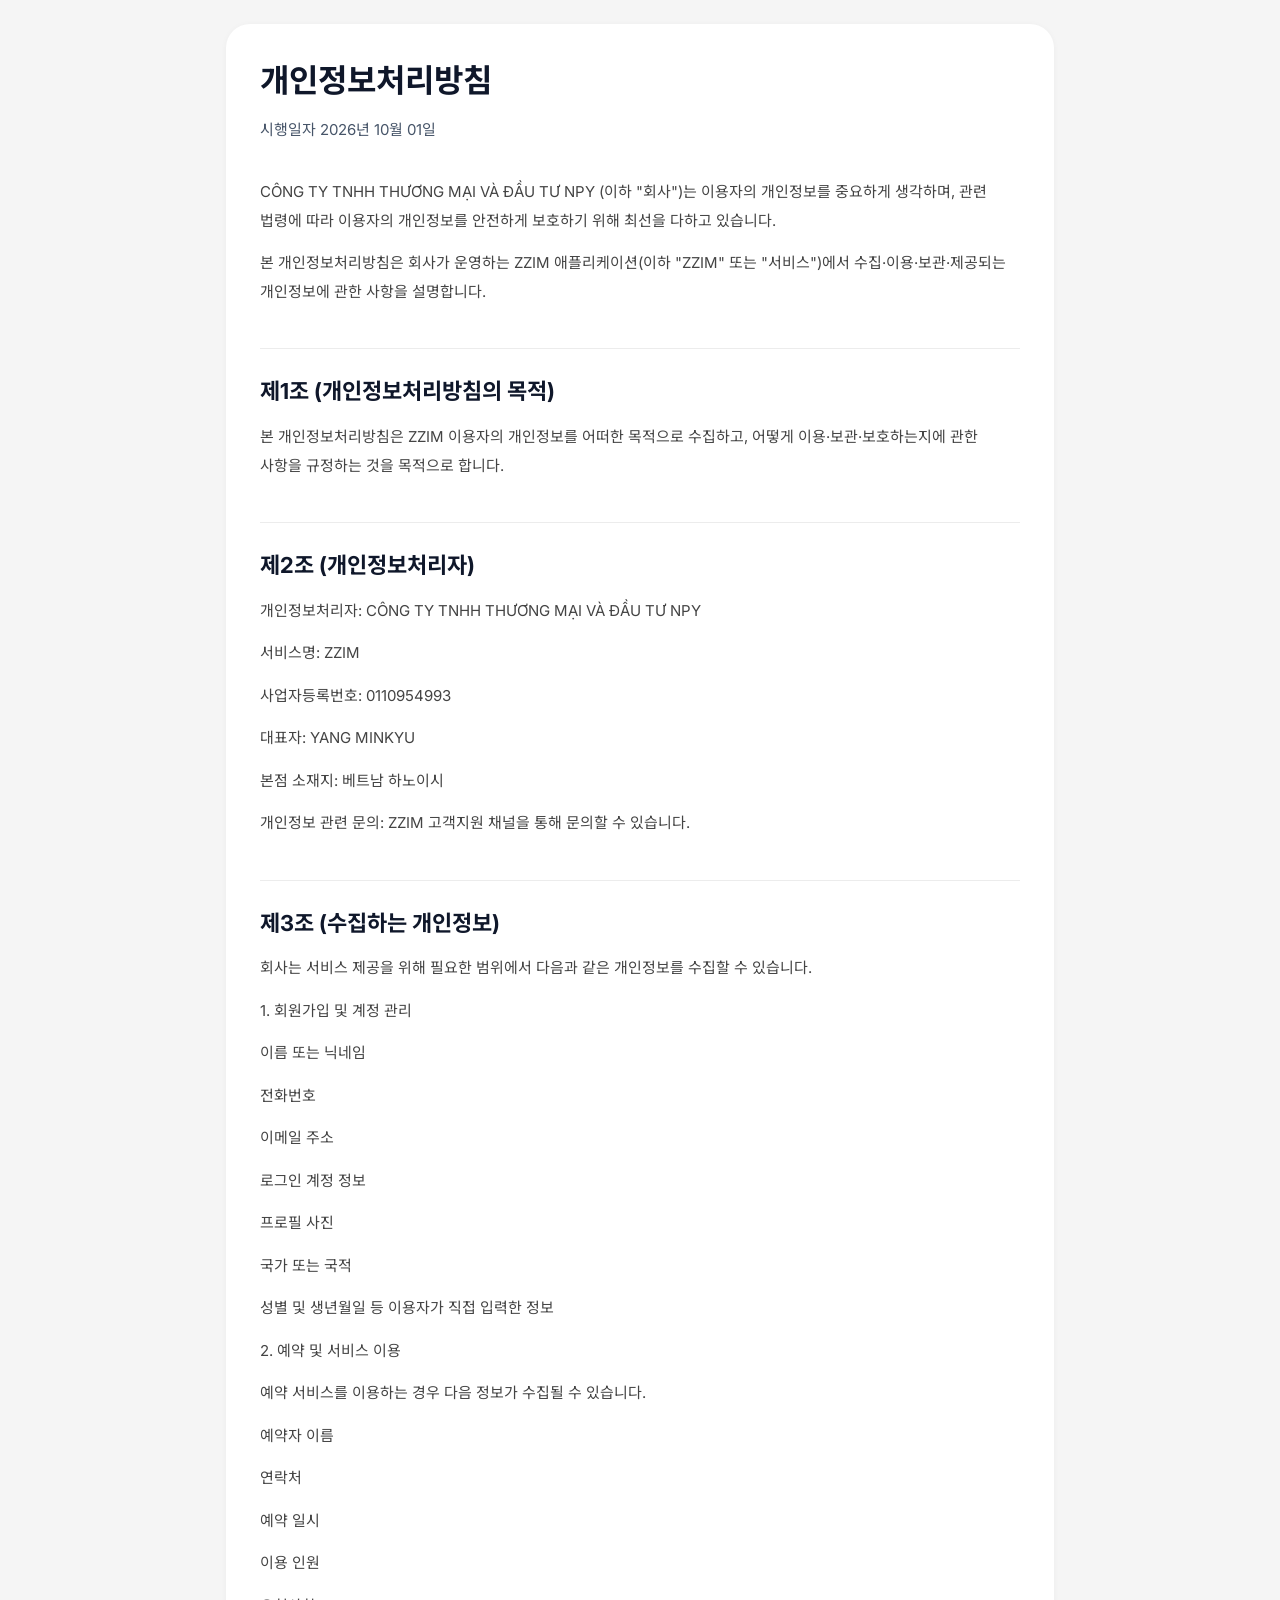
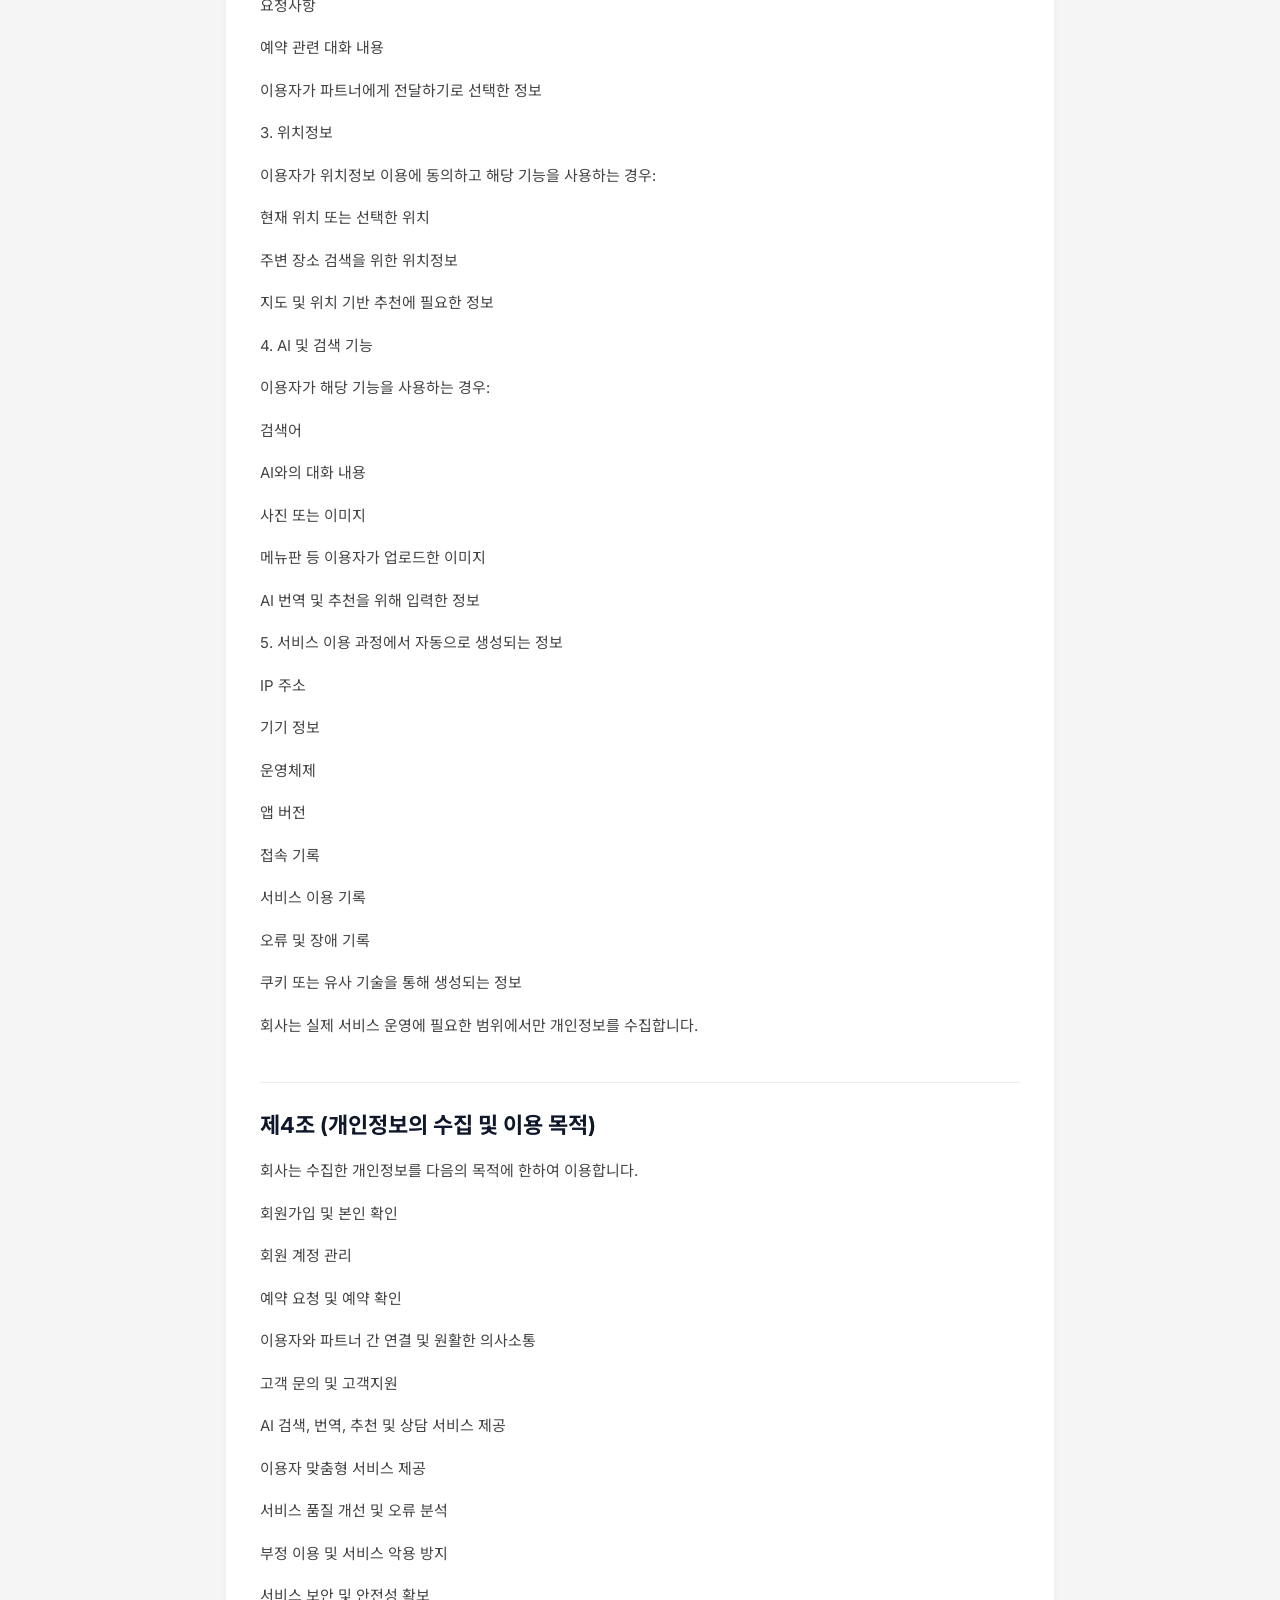
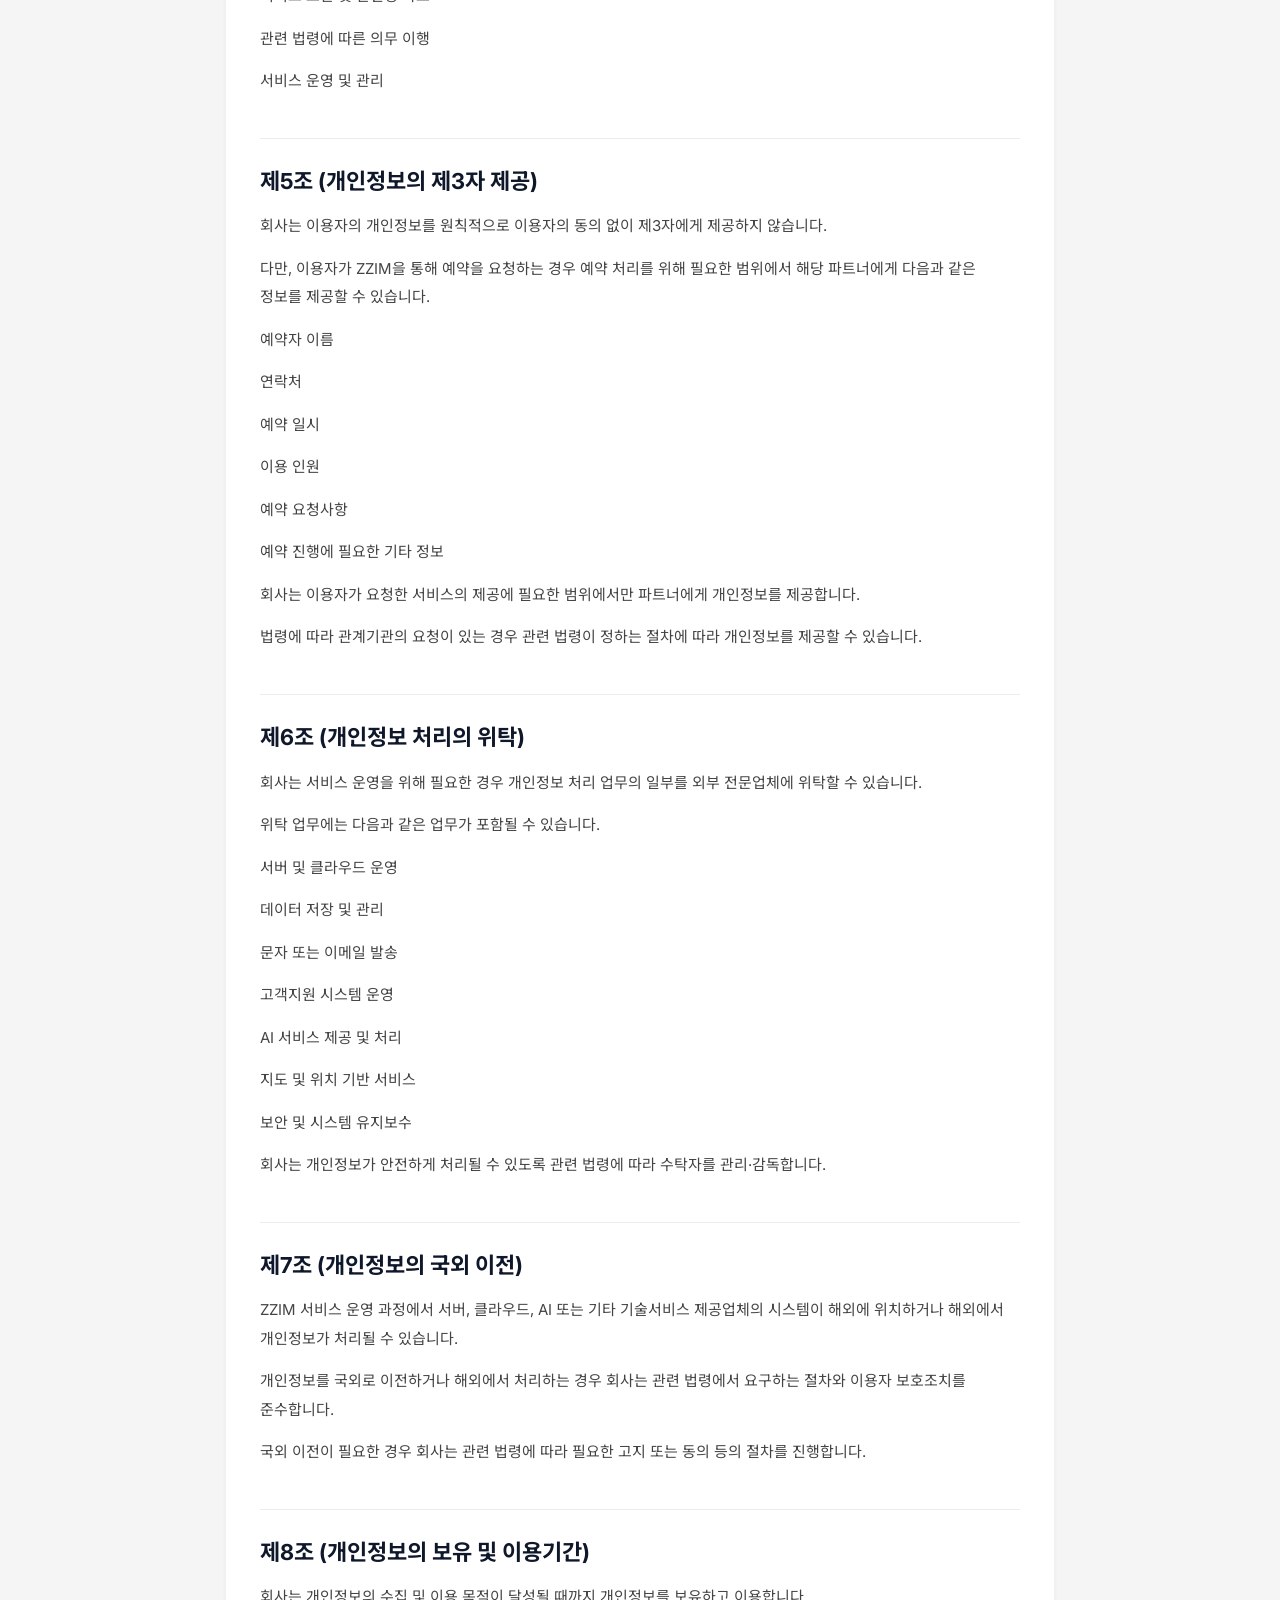
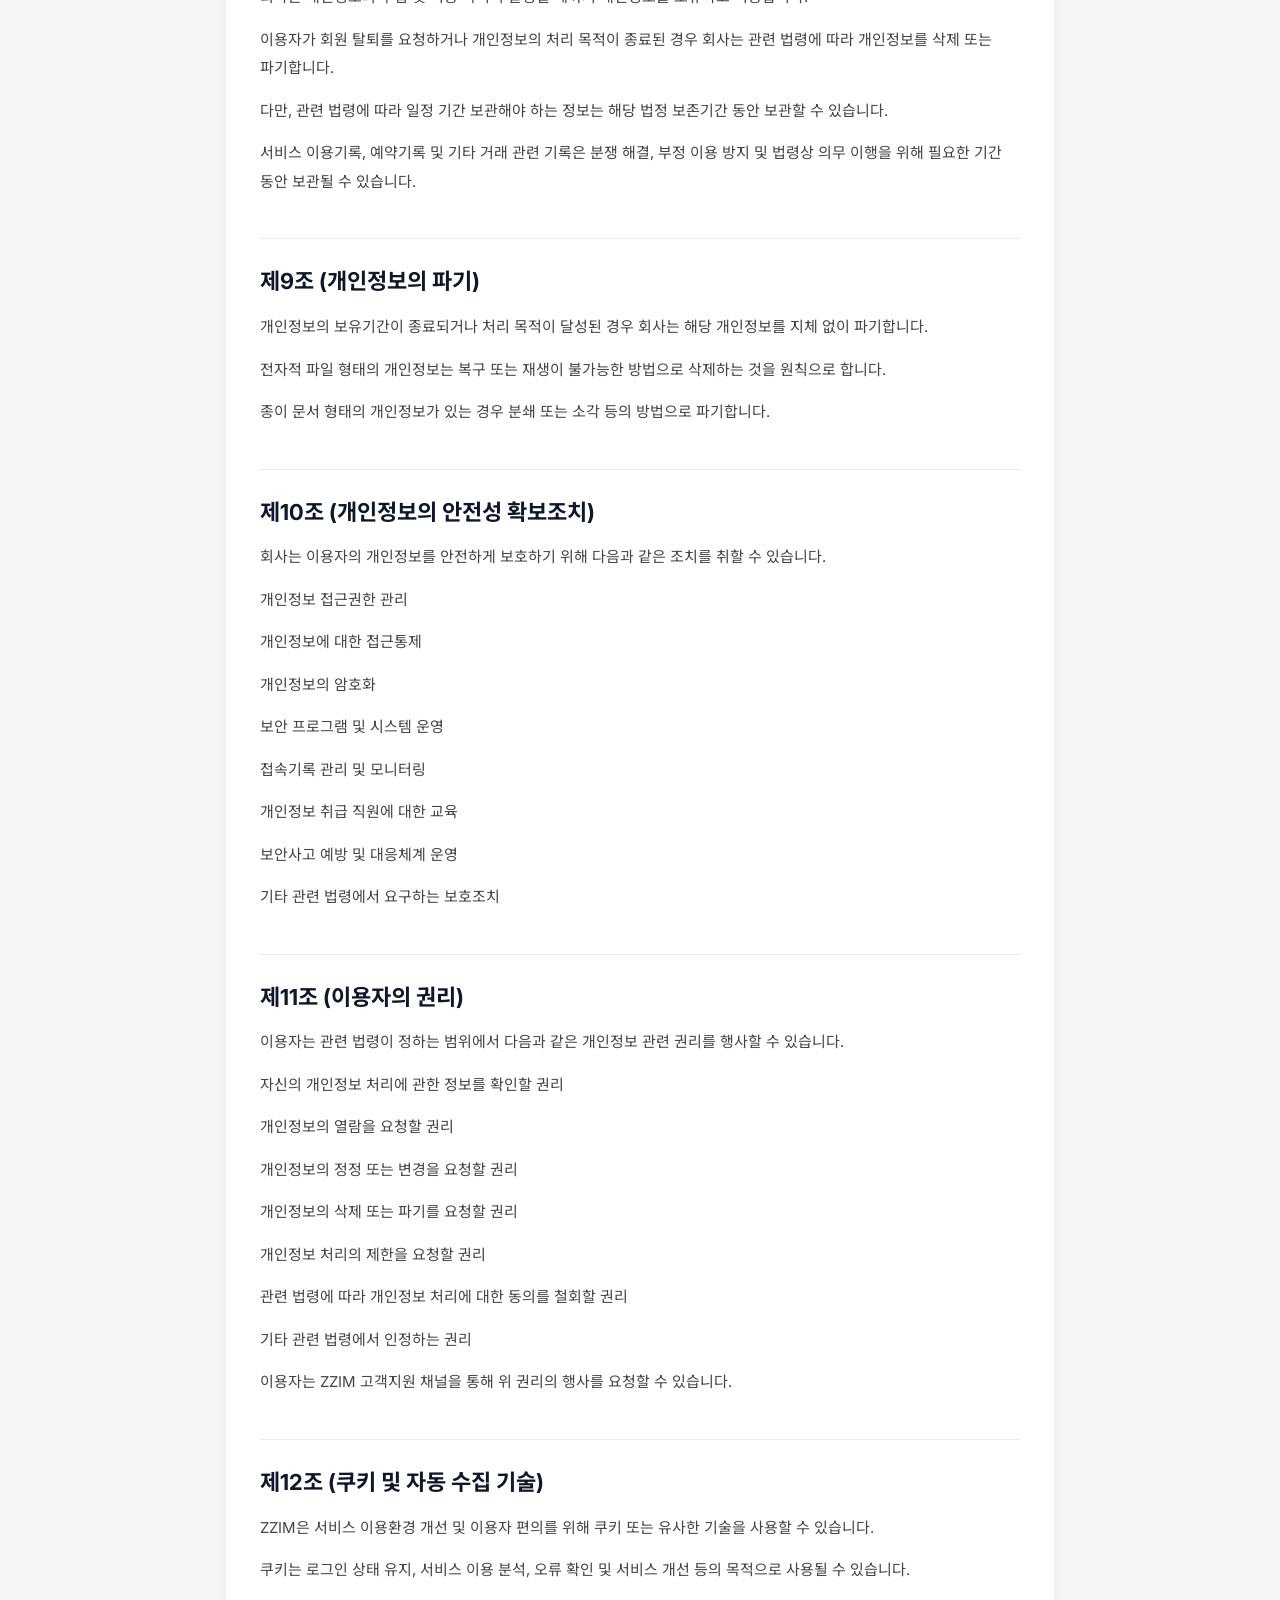
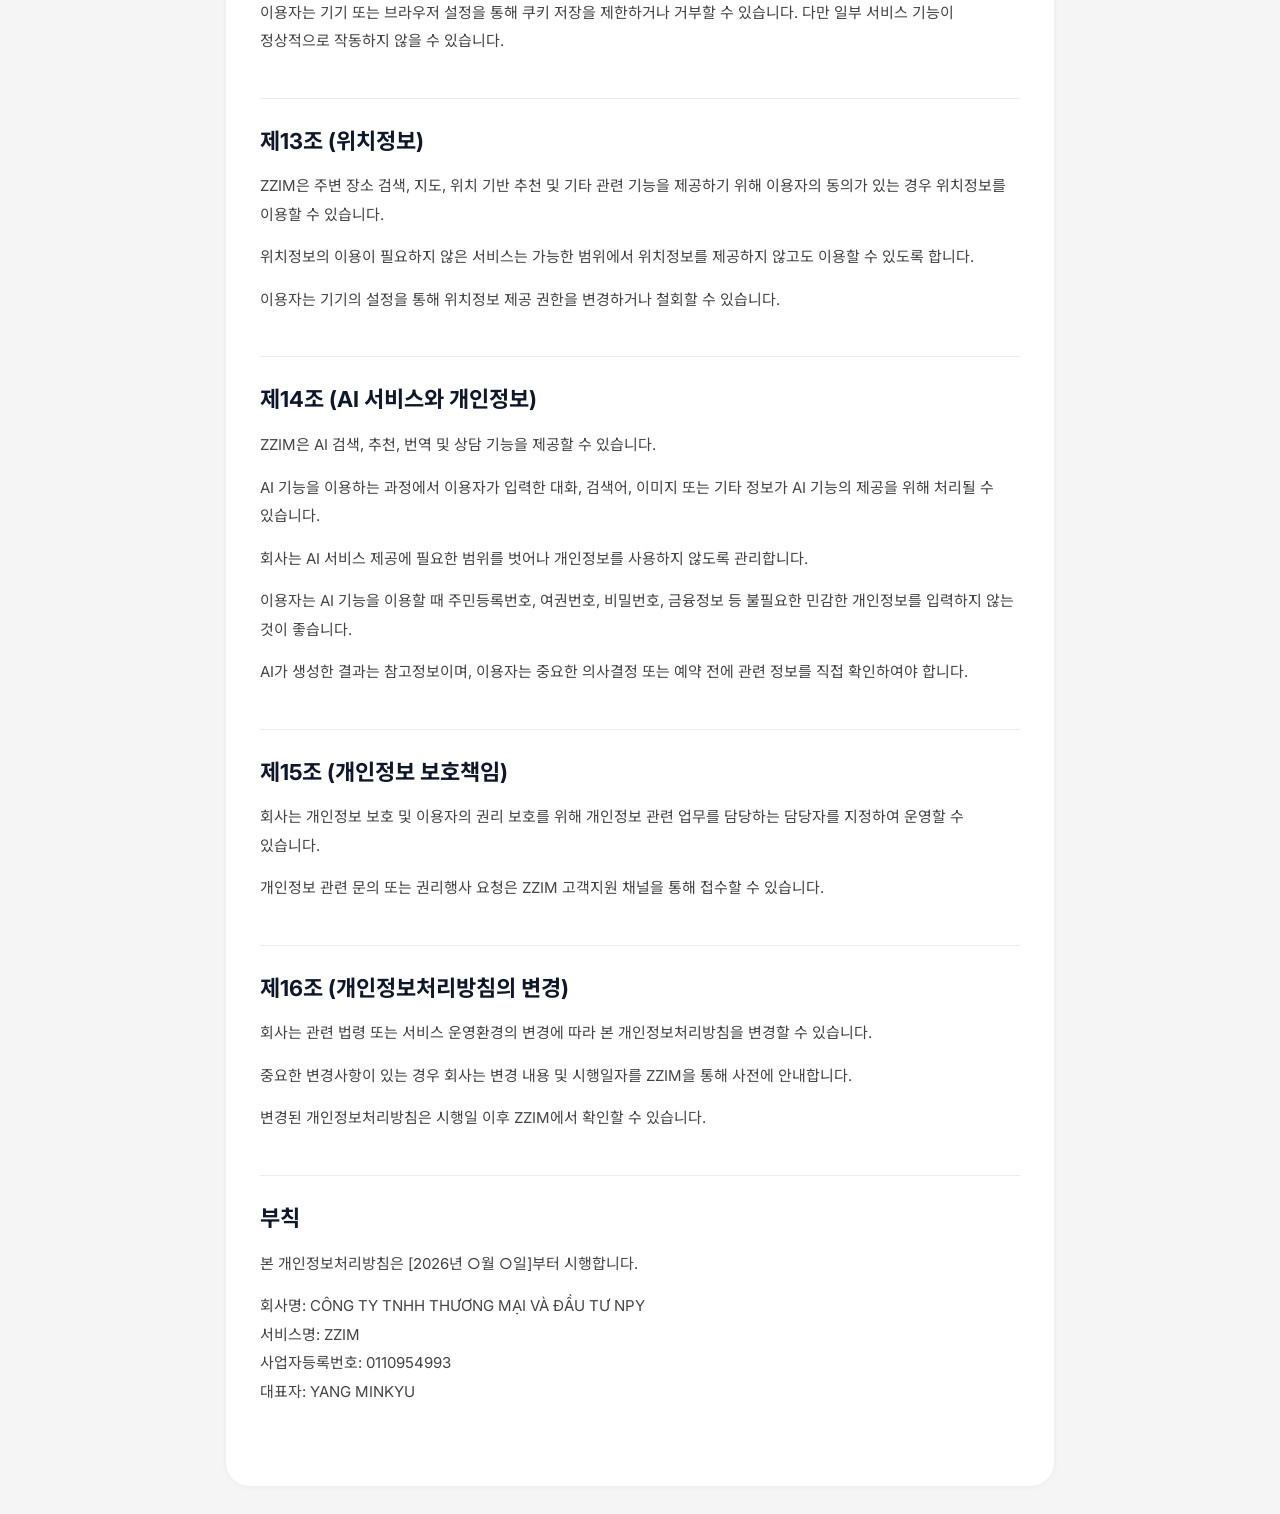
<file: ko/privacy-policy/index.html>
<!doctype html><html lang="ko"><head><meta charset="utf-8"><meta name="viewport" content="width=device-width,initial-scale=1"><title>개인정보처리방침 - NPYCorp</title><meta name="robots" content="index,follow"><link rel="preconnect" href="https://fonts.googleapis.com"><link rel="preconnect" href="https://fonts.gstatic.com" crossorigin><link href="https://fonts.googleapis.com/css2?family=Inter:wght@400;600;700&family=Noto+Sans+KR:wght@400;600;700&display=swap" rel="stylesheet"><link rel="stylesheet" href="/legal.css"></head><body><main class="container"><article class="card"><h1>개인정보처리방침</h1><p class="effective">시행일자 2026년 10월 01일</p><section class="article"><p>CÔNG TY TNHH THƯƠNG MẠI VÀ ĐẦU TƯ NPY (이하 &quot;회사&quot;)는 이용자의 개인정보를 중요하게 생각하며, 관련 법령에 따라 이용자의 개인정보를 안전하게 보호하기 위해 최선을 다하고 있습니다.</p><p>본 개인정보처리방침은 회사가 운영하는 ZZIM 애플리케이션(이하 &quot;ZZIM&quot; 또는 &quot;서비스&quot;)에서 수집·이용·보관·제공되는 개인정보에 관한 사항을 설명합니다.</p></section><section class="article"><h2>제1조 (개인정보처리방침의 목적)</h2><p>본 개인정보처리방침은 ZZIM 이용자의 개인정보를 어떠한 목적으로 수집하고, 어떻게 이용·보관·보호하는지에 관한 사항을 규정하는 것을 목적으로 합니다.</p></section><section class="article"><h2>제2조 (개인정보처리자)</h2><p>개인정보처리자: CÔNG TY TNHH THƯƠNG MẠI VÀ ĐẦU TƯ NPY</p><p>서비스명: ZZIM</p><p>사업자등록번호: 0110954993</p><p>대표자: YANG MINKYU</p><p>본점 소재지: 베트남 하노이시</p><p>개인정보 관련 문의: ZZIM 고객지원 채널을 통해 문의할 수 있습니다.</p></section><section class="article"><h2>제3조 (수집하는 개인정보)</h2><p>회사는 서비스 제공을 위해 필요한 범위에서 다음과 같은 개인정보를 수집할 수 있습니다.</p><p>1. 회원가입 및 계정 관리</p><p>이름 또는 닉네임</p><p>전화번호</p><p>이메일 주소</p><p>로그인 계정 정보</p><p>프로필 사진</p><p>국가 또는 국적</p><p>성별 및 생년월일 등 이용자가 직접 입력한 정보</p><p>2. 예약 및 서비스 이용</p><p>예약 서비스를 이용하는 경우 다음 정보가 수집될 수 있습니다.</p><p>예약자 이름</p><p>연락처</p><p>예약 일시</p><p>이용 인원</p><p>요청사항</p><p>예약 관련 대화 내용</p><p>이용자가 파트너에게 전달하기로 선택한 정보</p><p>3. 위치정보</p><p>이용자가 위치정보 이용에 동의하고 해당 기능을 사용하는 경우:</p><p>현재 위치 또는 선택한 위치</p><p>주변 장소 검색을 위한 위치정보</p><p>지도 및 위치 기반 추천에 필요한 정보</p><p>4. AI 및 검색 기능</p><p>이용자가 해당 기능을 사용하는 경우:</p><p>검색어</p><p>AI와의 대화 내용</p><p>사진 또는 이미지</p><p>메뉴판 등 이용자가 업로드한 이미지</p><p>AI 번역 및 추천을 위해 입력한 정보</p><p>5. 서비스 이용 과정에서 자동으로 생성되는 정보</p><p>IP 주소</p><p>기기 정보</p><p>운영체제</p><p>앱 버전</p><p>접속 기록</p><p>서비스 이용 기록</p><p>오류 및 장애 기록</p><p>쿠키 또는 유사 기술을 통해 생성되는 정보</p><p>회사는 실제 서비스 운영에 필요한 범위에서만 개인정보를 수집합니다.</p></section><section class="article"><h2>제4조 (개인정보의 수집 및 이용 목적)</h2><p>회사는 수집한 개인정보를 다음의 목적에 한하여 이용합니다.</p><p>회원가입 및 본인 확인</p><p>회원 계정 관리</p><p>예약 요청 및 예약 확인</p><p>이용자와 파트너 간 연결 및 원활한 의사소통</p><p>고객 문의 및 고객지원</p><p>AI 검색, 번역, 추천 및 상담 서비스 제공</p><p>이용자 맞춤형 서비스 제공</p><p>서비스 품질 개선 및 오류 분석</p><p>부정 이용 및 서비스 악용 방지</p><p>서비스 보안 및 안전성 확보</p><p>관련 법령에 따른 의무 이행</p><p>서비스 운영 및 관리</p></section><section class="article"><h2>제5조 (개인정보의 제3자 제공)</h2><p>회사는 이용자의 개인정보를 원칙적으로 이용자의 동의 없이 제3자에게 제공하지 않습니다.</p><p>다만, 이용자가 ZZIM을 통해 예약을 요청하는 경우 예약 처리를 위해 필요한 범위에서 해당 파트너에게 다음과 같은 정보를 제공할 수 있습니다.</p><p>예약자 이름</p><p>연락처</p><p>예약 일시</p><p>이용 인원</p><p>예약 요청사항</p><p>예약 진행에 필요한 기타 정보</p><p>회사는 이용자가 요청한 서비스의 제공에 필요한 범위에서만 파트너에게 개인정보를 제공합니다.</p><p>법령에 따라 관계기관의 요청이 있는 경우 관련 법령이 정하는 절차에 따라 개인정보를 제공할 수 있습니다.</p></section><section class="article"><h2>제6조 (개인정보 처리의 위탁)</h2><p>회사는 서비스 운영을 위해 필요한 경우 개인정보 처리 업무의 일부를 외부 전문업체에 위탁할 수 있습니다.</p><p>위탁 업무에는 다음과 같은 업무가 포함될 수 있습니다.</p><p>서버 및 클라우드 운영</p><p>데이터 저장 및 관리</p><p>문자 또는 이메일 발송</p><p>고객지원 시스템 운영</p><p>AI 서비스 제공 및 처리</p><p>지도 및 위치 기반 서비스</p><p>보안 및 시스템 유지보수</p><p>회사는 개인정보가 안전하게 처리될 수 있도록 관련 법령에 따라 수탁자를 관리·감독합니다.</p></section><section class="article"><h2>제7조 (개인정보의 국외 이전)</h2><p>ZZIM 서비스 운영 과정에서 서버, 클라우드, AI 또는 기타 기술서비스 제공업체의 시스템이 해외에 위치하거나 해외에서 개인정보가 처리될 수 있습니다.</p><p>개인정보를 국외로 이전하거나 해외에서 처리하는 경우 회사는 관련 법령에서 요구하는 절차와 이용자 보호조치를 준수합니다.</p><p>국외 이전이 필요한 경우 회사는 관련 법령에 따라 필요한 고지 또는 동의 등의 절차를 진행합니다.</p></section><section class="article"><h2>제8조 (개인정보의 보유 및 이용기간)</h2><p>회사는 개인정보의 수집 및 이용 목적이 달성될 때까지 개인정보를 보유하고 이용합니다.</p><p>이용자가 회원 탈퇴를 요청하거나 개인정보의 처리 목적이 종료된 경우 회사는 관련 법령에 따라 개인정보를 삭제 또는 파기합니다.</p><p>다만, 관련 법령에 따라 일정 기간 보관해야 하는 정보는 해당 법정 보존기간 동안 보관할 수 있습니다.</p><p>서비스 이용기록, 예약기록 및 기타 거래 관련 기록은 분쟁 해결, 부정 이용 방지 및 법령상 의무 이행을 위해 필요한 기간 동안 보관될 수 있습니다.</p></section><section class="article"><h2>제9조 (개인정보의 파기)</h2><p>개인정보의 보유기간이 종료되거나 처리 목적이 달성된 경우 회사는 해당 개인정보를 지체 없이 파기합니다.</p><p>전자적 파일 형태의 개인정보는 복구 또는 재생이 불가능한 방법으로 삭제하는 것을 원칙으로 합니다.</p><p>종이 문서 형태의 개인정보가 있는 경우 분쇄 또는 소각 등의 방법으로 파기합니다.</p></section><section class="article"><h2>제10조 (개인정보의 안전성 확보조치)</h2><p>회사는 이용자의 개인정보를 안전하게 보호하기 위해 다음과 같은 조치를 취할 수 있습니다.</p><p>개인정보 접근권한 관리</p><p>개인정보에 대한 접근통제</p><p>개인정보의 암호화</p><p>보안 프로그램 및 시스템 운영</p><p>접속기록 관리 및 모니터링</p><p>개인정보 취급 직원에 대한 교육</p><p>보안사고 예방 및 대응체계 운영</p><p>기타 관련 법령에서 요구하는 보호조치</p></section><section class="article"><h2>제11조 (이용자의 권리)</h2><p>이용자는 관련 법령이 정하는 범위에서 다음과 같은 개인정보 관련 권리를 행사할 수 있습니다.</p><p>자신의 개인정보 처리에 관한 정보를 확인할 권리</p><p>개인정보의 열람을 요청할 권리</p><p>개인정보의 정정 또는 변경을 요청할 권리</p><p>개인정보의 삭제 또는 파기를 요청할 권리</p><p>개인정보 처리의 제한을 요청할 권리</p><p>관련 법령에 따라 개인정보 처리에 대한 동의를 철회할 권리</p><p>기타 관련 법령에서 인정하는 권리</p><p>이용자는 ZZIM 고객지원 채널을 통해 위 권리의 행사를 요청할 수 있습니다.</p></section><section class="article"><h2>제12조 (쿠키 및 자동 수집 기술)</h2><p>ZZIM은 서비스 이용환경 개선 및 이용자 편의를 위해 쿠키 또는 유사한 기술을 사용할 수 있습니다.</p><p>쿠키는 로그인 상태 유지, 서비스 이용 분석, 오류 확인 및 서비스 개선 등의 목적으로 사용될 수 있습니다.</p><p>이용자는 기기 또는 브라우저 설정을 통해 쿠키 저장을 제한하거나 거부할 수 있습니다. 다만 일부 서비스 기능이 정상적으로 작동하지 않을 수 있습니다.</p></section><section class="article"><h2>제13조 (위치정보)</h2><p>ZZIM은 주변 장소 검색, 지도, 위치 기반 추천 및 기타 관련 기능을 제공하기 위해 이용자의 동의가 있는 경우 위치정보를 이용할 수 있습니다.</p><p>위치정보의 이용이 필요하지 않은 서비스는 가능한 범위에서 위치정보를 제공하지 않고도 이용할 수 있도록 합니다.</p><p>이용자는 기기의 설정을 통해 위치정보 제공 권한을 변경하거나 철회할 수 있습니다.</p></section><section class="article"><h2>제14조 (AI 서비스와 개인정보)</h2><p>ZZIM은 AI 검색, 추천, 번역 및 상담 기능을 제공할 수 있습니다.</p><p>AI 기능을 이용하는 과정에서 이용자가 입력한 대화, 검색어, 이미지 또는 기타 정보가 AI 기능의 제공을 위해 처리될 수 있습니다.</p><p>회사는 AI 서비스 제공에 필요한 범위를 벗어나 개인정보를 사용하지 않도록 관리합니다.</p><p>이용자는 AI 기능을 이용할 때 주민등록번호, 여권번호, 비밀번호, 금융정보 등 불필요한 민감한 개인정보를 입력하지 않는 것이 좋습니다.</p><p>AI가 생성한 결과는 참고정보이며, 이용자는 중요한 의사결정 또는 예약 전에 관련 정보를 직접 확인하여야 합니다.</p></section><section class="article"><h2>제15조 (개인정보 보호책임)</h2><p>회사는 개인정보 보호 및 이용자의 권리 보호를 위해 개인정보 관련 업무를 담당하는 담당자를 지정하여 운영할 수 있습니다.</p><p>개인정보 관련 문의 또는 권리행사 요청은 ZZIM 고객지원 채널을 통해 접수할 수 있습니다.</p></section><section class="article"><h2>제16조 (개인정보처리방침의 변경)</h2><p>회사는 관련 법령 또는 서비스 운영환경의 변경에 따라 본 개인정보처리방침을 변경할 수 있습니다.</p><p>중요한 변경사항이 있는 경우 회사는 변경 내용 및 시행일자를 ZZIM을 통해 사전에 안내합니다.</p><p>변경된 개인정보처리방침은 시행일 이후 ZZIM에서 확인할 수 있습니다.</p></section><section class="article"><h2>부칙</h2><p>본 개인정보처리방침은 [2026년 ○월 ○일]부터 시행합니다.</p><p>회사명: CÔNG TY TNHH THƯƠNG MẠI VÀ ĐẦU TƯ NPY<br>서비스명: ZZIM<br>사업자등록번호: 0110954993<br>대표자: YANG MINKYU</p></section></article></main></body></html>
</file>
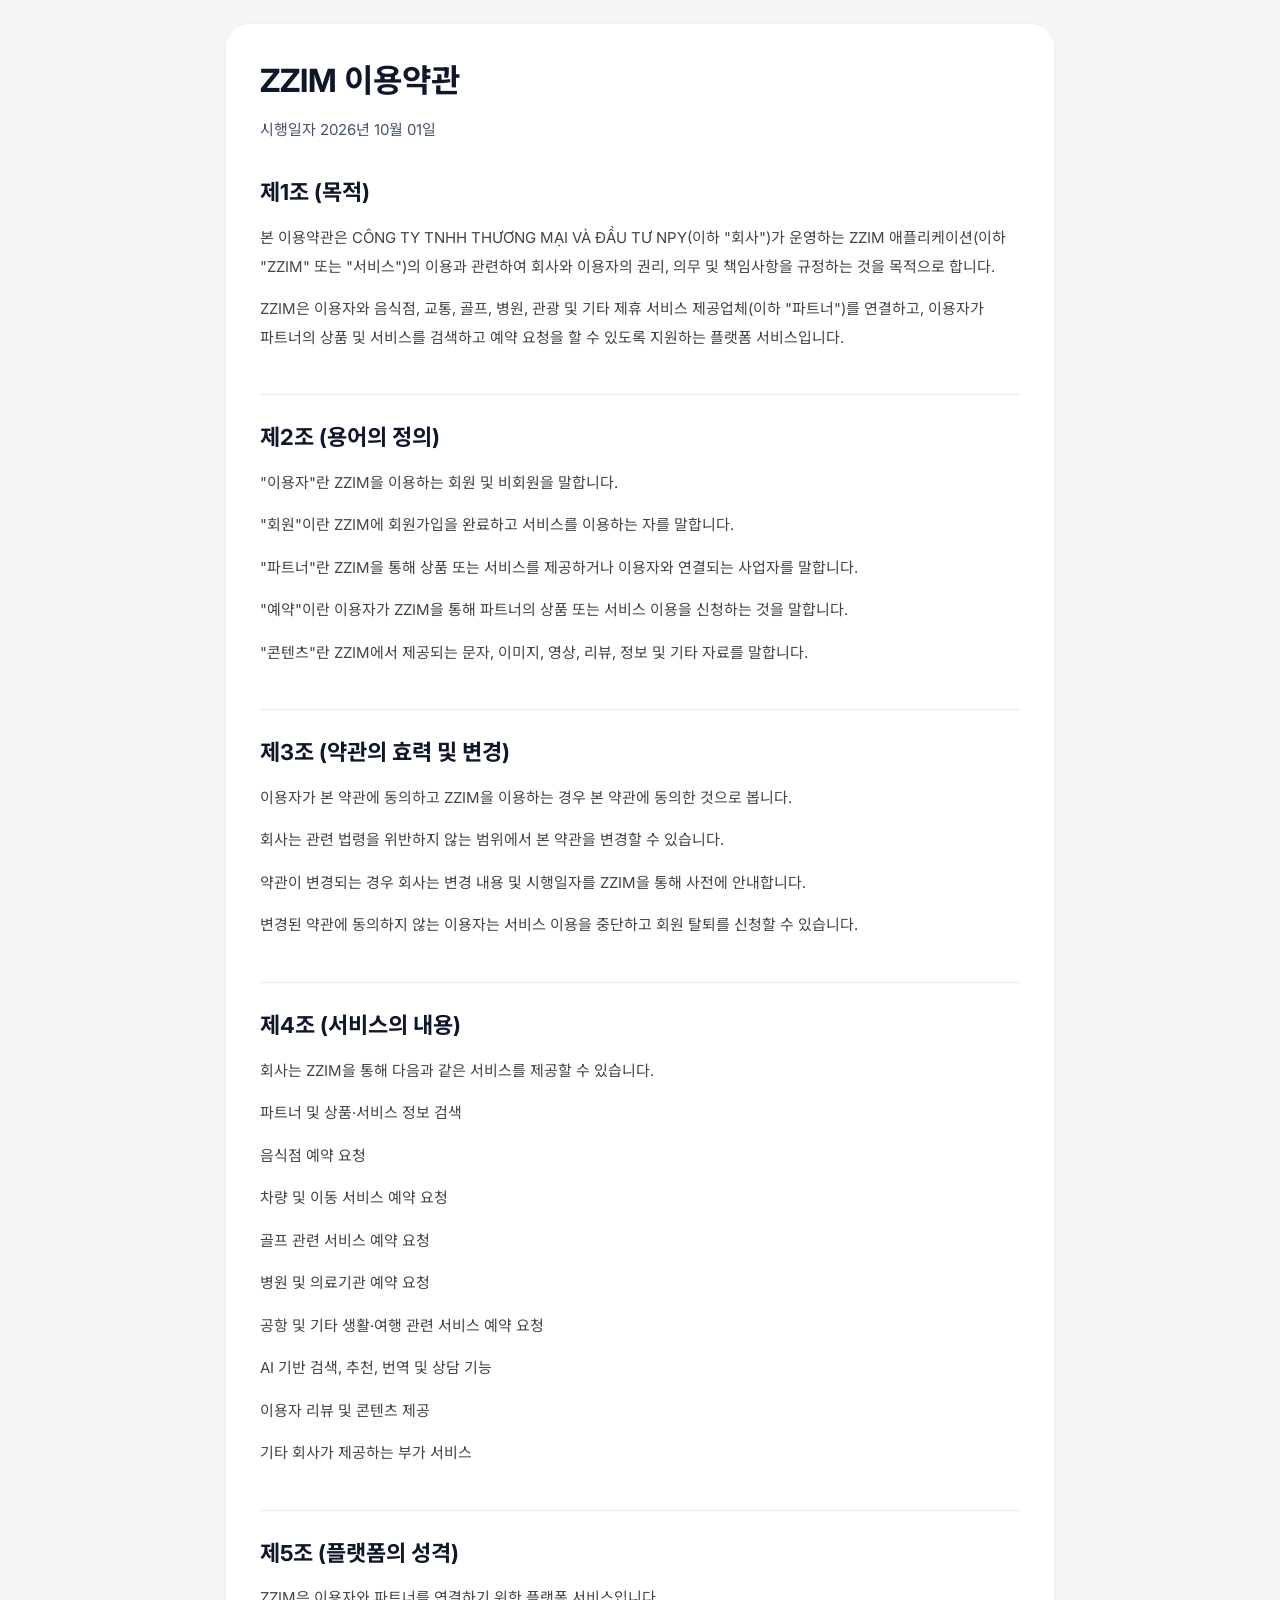
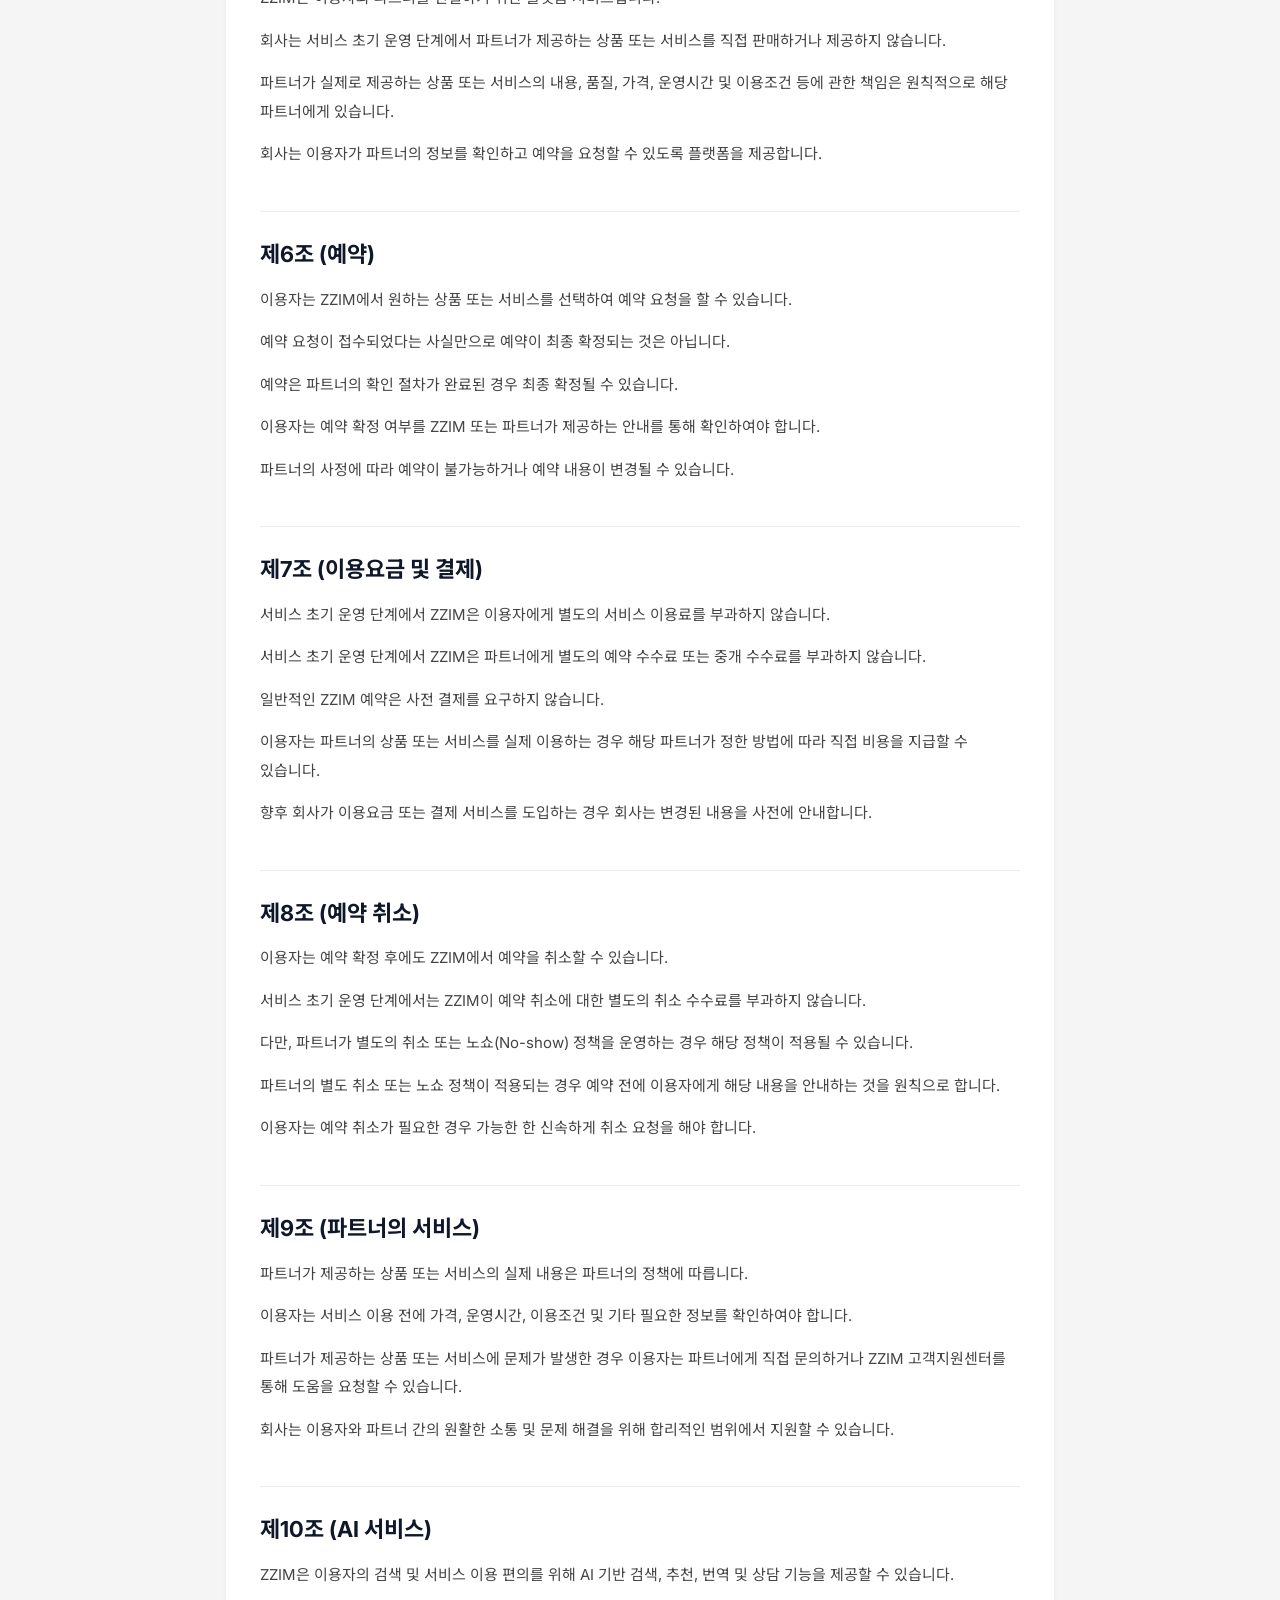
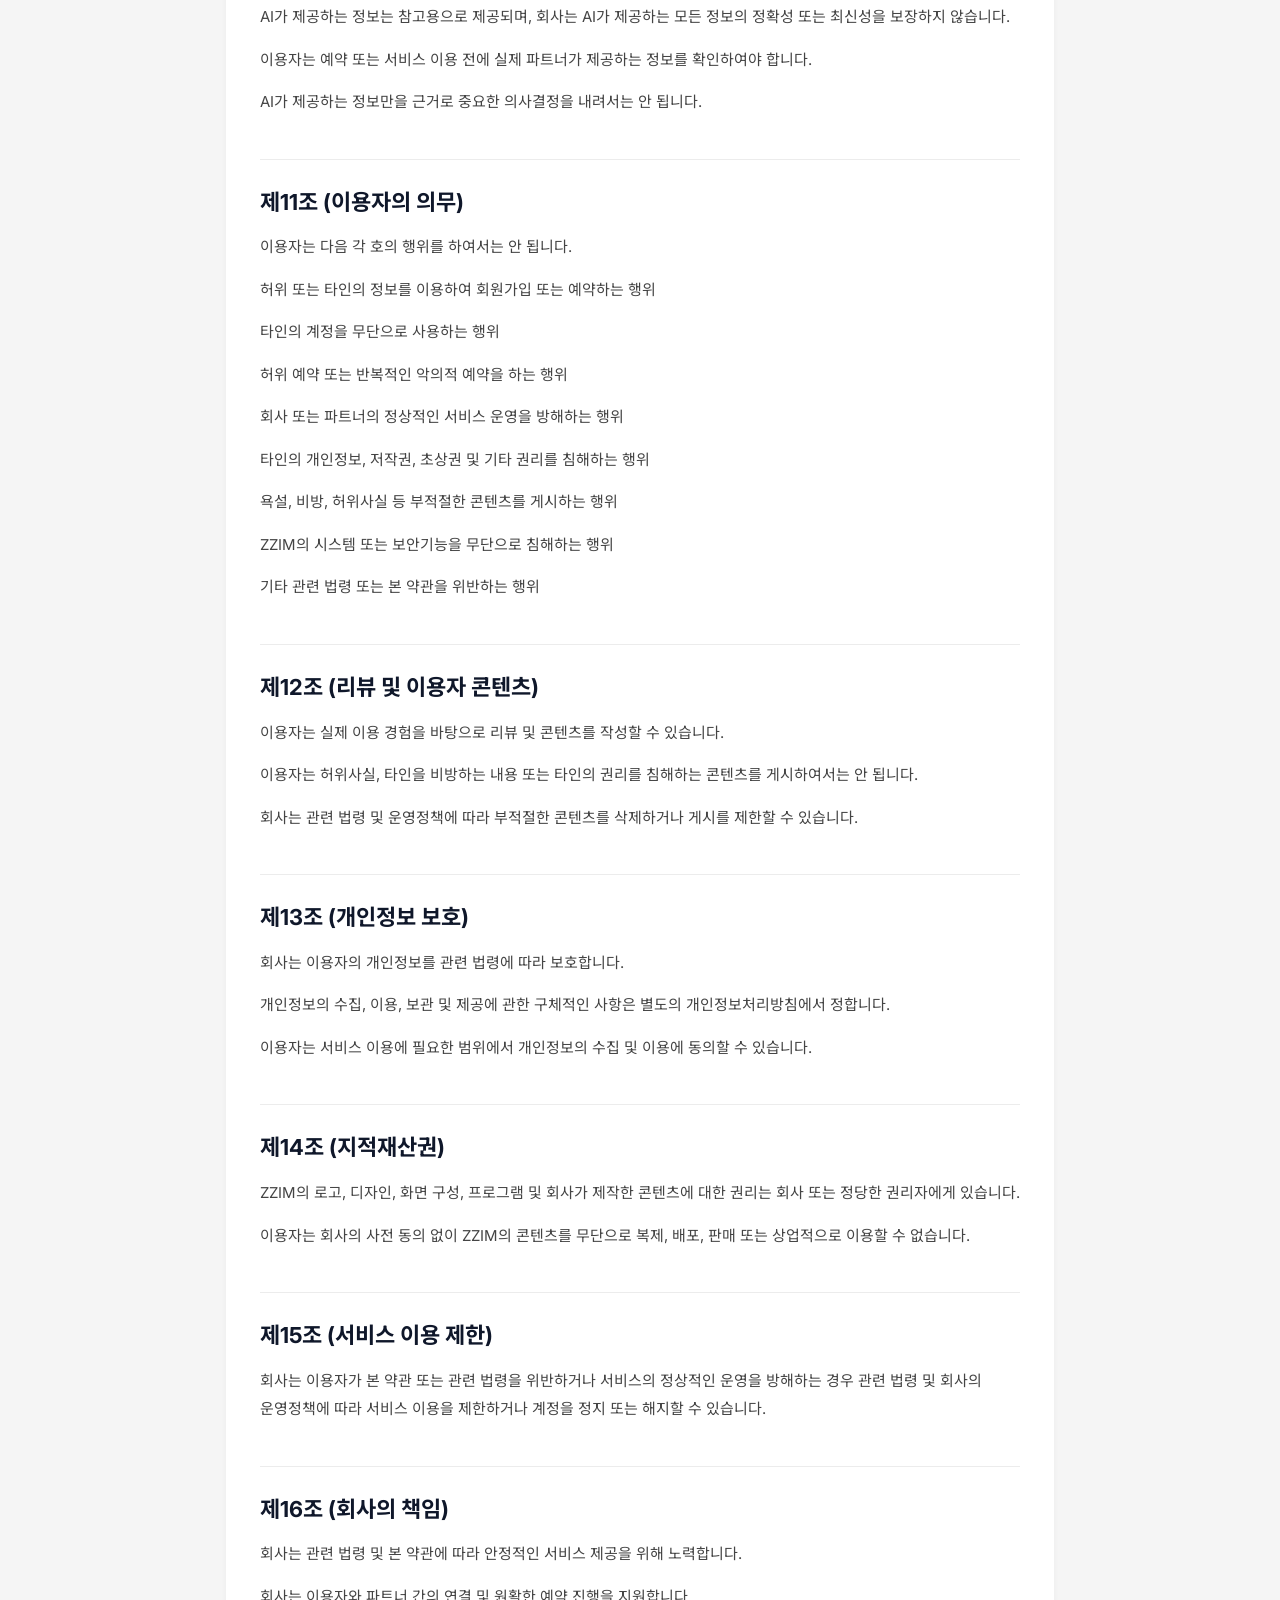
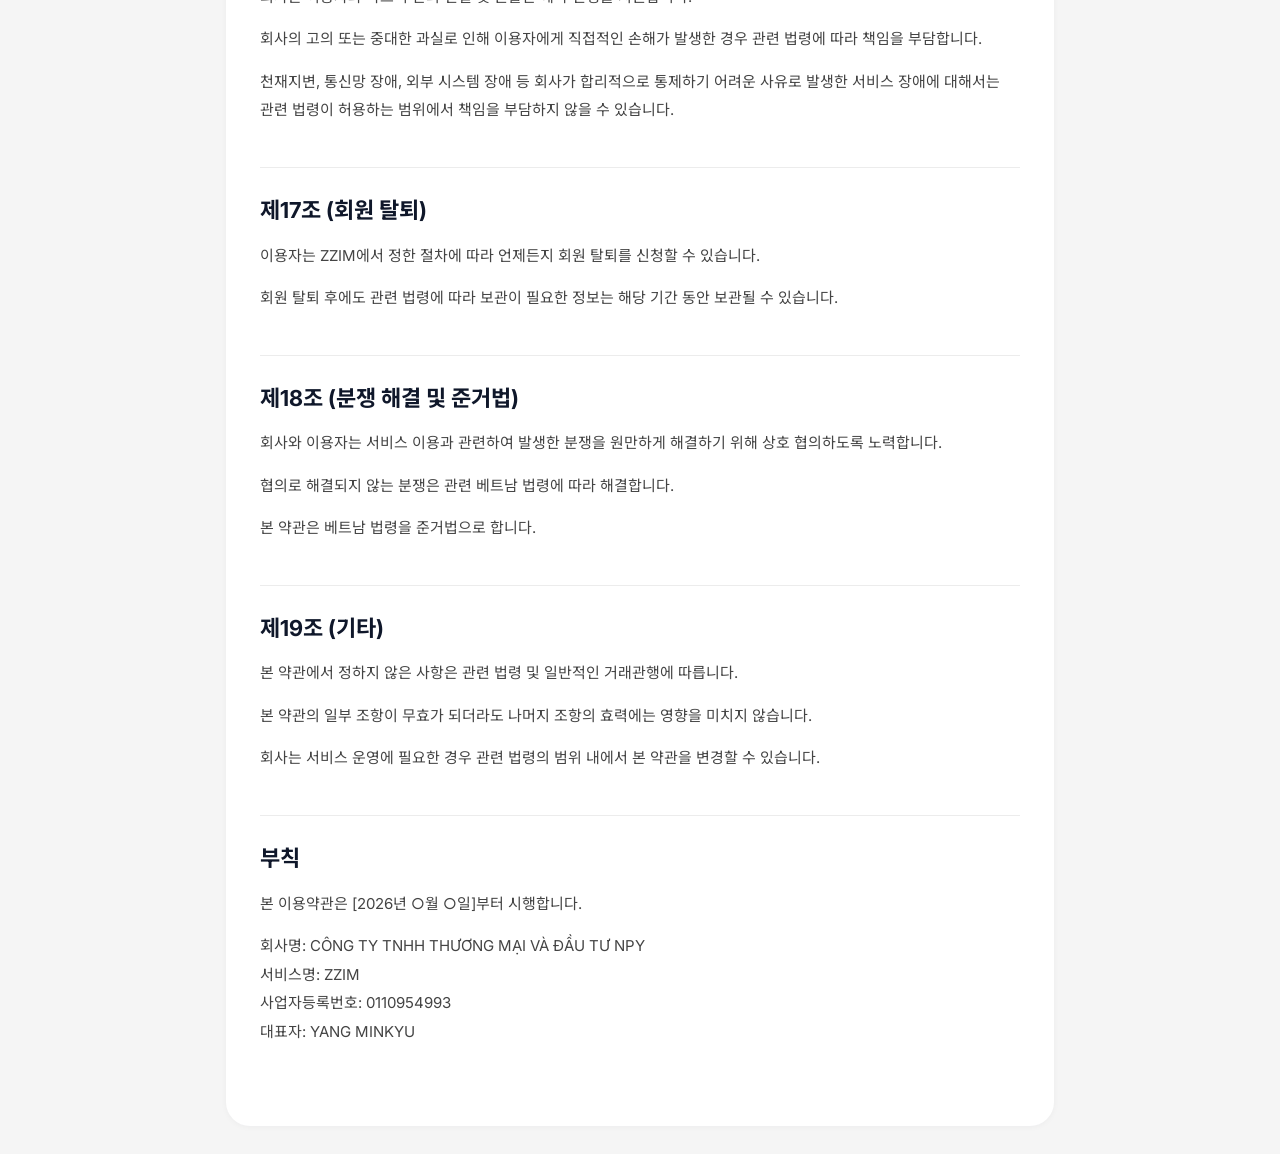
<file: ko/terms-of-service/index.html>
<!doctype html><html lang="ko"><head><meta charset="utf-8"><meta name="viewport" content="width=device-width,initial-scale=1"><title>ZZIM 이용약관 - NPYCorp</title><meta name="robots" content="index,follow"><link rel="preconnect" href="https://fonts.googleapis.com"><link rel="preconnect" href="https://fonts.gstatic.com" crossorigin><link href="https://fonts.googleapis.com/css2?family=Inter:wght@400;600;700&family=Noto+Sans+KR:wght@400;600;700&display=swap" rel="stylesheet"><link rel="stylesheet" href="/legal.css"></head><body><main class="container"><article class="card"><h1>ZZIM 이용약관</h1><p class="effective">시행일자 2026년 10월 01일</p><section class="article"><h2>제1조 (목적)</h2><p>본 이용약관은 CÔNG TY TNHH THƯƠNG MẠI VÀ ĐẦU TƯ NPY(이하 &quot;회사&quot;)가 운영하는 ZZIM 애플리케이션(이하 &quot;ZZIM&quot; 또는 &quot;서비스&quot;)의 이용과 관련하여 회사와 이용자의 권리, 의무 및 책임사항을 규정하는 것을 목적으로 합니다.</p><p>ZZIM은 이용자와 음식점, 교통, 골프, 병원, 관광 및 기타 제휴 서비스 제공업체(이하 &quot;파트너&quot;)를 연결하고, 이용자가 파트너의 상품 및 서비스를 검색하고 예약 요청을 할 수 있도록 지원하는 플랫폼 서비스입니다.</p></section><section class="article"><h2>제2조 (용어의 정의)</h2><p>&quot;이용자&quot;란 ZZIM을 이용하는 회원 및 비회원을 말합니다.</p><p>&quot;회원&quot;이란 ZZIM에 회원가입을 완료하고 서비스를 이용하는 자를 말합니다.</p><p>&quot;파트너&quot;란 ZZIM을 통해 상품 또는 서비스를 제공하거나 이용자와 연결되는 사업자를 말합니다.</p><p>&quot;예약&quot;이란 이용자가 ZZIM을 통해 파트너의 상품 또는 서비스 이용을 신청하는 것을 말합니다.</p><p>&quot;콘텐츠&quot;란 ZZIM에서 제공되는 문자, 이미지, 영상, 리뷰, 정보 및 기타 자료를 말합니다.</p></section><section class="article"><h2>제3조 (약관의 효력 및 변경)</h2><p>이용자가 본 약관에 동의하고 ZZIM을 이용하는 경우 본 약관에 동의한 것으로 봅니다.</p><p>회사는 관련 법령을 위반하지 않는 범위에서 본 약관을 변경할 수 있습니다.</p><p>약관이 변경되는 경우 회사는 변경 내용 및 시행일자를 ZZIM을 통해 사전에 안내합니다.</p><p>변경된 약관에 동의하지 않는 이용자는 서비스 이용을 중단하고 회원 탈퇴를 신청할 수 있습니다.</p></section><section class="article"><h2>제4조 (서비스의 내용)</h2><p>회사는 ZZIM을 통해 다음과 같은 서비스를 제공할 수 있습니다.</p><p>파트너 및 상품·서비스 정보 검색</p><p>음식점 예약 요청</p><p>차량 및 이동 서비스 예약 요청</p><p>골프 관련 서비스 예약 요청</p><p>병원 및 의료기관 예약 요청</p><p>공항 및 기타 생활·여행 관련 서비스 예약 요청</p><p>AI 기반 검색, 추천, 번역 및 상담 기능</p><p>이용자 리뷰 및 콘텐츠 제공</p><p>기타 회사가 제공하는 부가 서비스</p></section><section class="article"><h2>제5조 (플랫폼의 성격)</h2><p>ZZIM은 이용자와 파트너를 연결하기 위한 플랫폼 서비스입니다.</p><p>회사는 서비스 초기 운영 단계에서 파트너가 제공하는 상품 또는 서비스를 직접 판매하거나 제공하지 않습니다.</p><p>파트너가 실제로 제공하는 상품 또는 서비스의 내용, 품질, 가격, 운영시간 및 이용조건 등에 관한 책임은 원칙적으로 해당 파트너에게 있습니다.</p><p>회사는 이용자가 파트너의 정보를 확인하고 예약을 요청할 수 있도록 플랫폼을 제공합니다.</p></section><section class="article"><h2>제6조 (예약)</h2><p>이용자는 ZZIM에서 원하는 상품 또는 서비스를 선택하여 예약 요청을 할 수 있습니다.</p><p>예약 요청이 접수되었다는 사실만으로 예약이 최종 확정되는 것은 아닙니다.</p><p>예약은 파트너의 확인 절차가 완료된 경우 최종 확정될 수 있습니다.</p><p>이용자는 예약 확정 여부를 ZZIM 또는 파트너가 제공하는 안내를 통해 확인하여야 합니다.</p><p>파트너의 사정에 따라 예약이 불가능하거나 예약 내용이 변경될 수 있습니다.</p></section><section class="article"><h2>제7조 (이용요금 및 결제)</h2><p>서비스 초기 운영 단계에서 ZZIM은 이용자에게 별도의 서비스 이용료를 부과하지 않습니다.</p><p>서비스 초기 운영 단계에서 ZZIM은 파트너에게 별도의 예약 수수료 또는 중개 수수료를 부과하지 않습니다.</p><p>일반적인 ZZIM 예약은 사전 결제를 요구하지 않습니다.</p><p>이용자는 파트너의 상품 또는 서비스를 실제 이용하는 경우 해당 파트너가 정한 방법에 따라 직접 비용을 지급할 수 있습니다.</p><p>향후 회사가 이용요금 또는 결제 서비스를 도입하는 경우 회사는 변경된 내용을 사전에 안내합니다.</p></section><section class="article"><h2>제8조 (예약 취소)</h2><p>이용자는 예약 확정 후에도 ZZIM에서 예약을 취소할 수 있습니다.</p><p>서비스 초기 운영 단계에서는 ZZIM이 예약 취소에 대한 별도의 취소 수수료를 부과하지 않습니다.</p><p>다만, 파트너가 별도의 취소 또는 노쇼(No-show) 정책을 운영하는 경우 해당 정책이 적용될 수 있습니다.</p><p>파트너의 별도 취소 또는 노쇼 정책이 적용되는 경우 예약 전에 이용자에게 해당 내용을 안내하는 것을 원칙으로 합니다.</p><p>이용자는 예약 취소가 필요한 경우 가능한 한 신속하게 취소 요청을 해야 합니다.</p></section><section class="article"><h2>제9조 (파트너의 서비스)</h2><p>파트너가 제공하는 상품 또는 서비스의 실제 내용은 파트너의 정책에 따릅니다.</p><p>이용자는 서비스 이용 전에 가격, 운영시간, 이용조건 및 기타 필요한 정보를 확인하여야 합니다.</p><p>파트너가 제공하는 상품 또는 서비스에 문제가 발생한 경우 이용자는 파트너에게 직접 문의하거나 ZZIM 고객지원센터를 통해 도움을 요청할 수 있습니다.</p><p>회사는 이용자와 파트너 간의 원활한 소통 및 문제 해결을 위해 합리적인 범위에서 지원할 수 있습니다.</p></section><section class="article"><h2>제10조 (AI 서비스)</h2><p>ZZIM은 이용자의 검색 및 서비스 이용 편의를 위해 AI 기반 검색, 추천, 번역 및 상담 기능을 제공할 수 있습니다.</p><p>AI가 제공하는 정보는 참고용으로 제공되며, 회사는 AI가 제공하는 모든 정보의 정확성 또는 최신성을 보장하지 않습니다.</p><p>이용자는 예약 또는 서비스 이용 전에 실제 파트너가 제공하는 정보를 확인하여야 합니다.</p><p>AI가 제공하는 정보만을 근거로 중요한 의사결정을 내려서는 안 됩니다.</p></section><section class="article"><h2>제11조 (이용자의 의무)</h2><p>이용자는 다음 각 호의 행위를 하여서는 안 됩니다.</p><p>허위 또는 타인의 정보를 이용하여 회원가입 또는 예약하는 행위</p><p>타인의 계정을 무단으로 사용하는 행위</p><p>허위 예약 또는 반복적인 악의적 예약을 하는 행위</p><p>회사 또는 파트너의 정상적인 서비스 운영을 방해하는 행위</p><p>타인의 개인정보, 저작권, 초상권 및 기타 권리를 침해하는 행위</p><p>욕설, 비방, 허위사실 등 부적절한 콘텐츠를 게시하는 행위</p><p>ZZIM의 시스템 또는 보안기능을 무단으로 침해하는 행위</p><p>기타 관련 법령 또는 본 약관을 위반하는 행위</p></section><section class="article"><h2>제12조 (리뷰 및 이용자 콘텐츠)</h2><p>이용자는 실제 이용 경험을 바탕으로 리뷰 및 콘텐츠를 작성할 수 있습니다.</p><p>이용자는 허위사실, 타인을 비방하는 내용 또는 타인의 권리를 침해하는 콘텐츠를 게시하여서는 안 됩니다.</p><p>회사는 관련 법령 및 운영정책에 따라 부적절한 콘텐츠를 삭제하거나 게시를 제한할 수 있습니다.</p></section><section class="article"><h2>제13조 (개인정보 보호)</h2><p>회사는 이용자의 개인정보를 관련 법령에 따라 보호합니다.</p><p>개인정보의 수집, 이용, 보관 및 제공에 관한 구체적인 사항은 별도의 개인정보처리방침에서 정합니다.</p><p>이용자는 서비스 이용에 필요한 범위에서 개인정보의 수집 및 이용에 동의할 수 있습니다.</p></section><section class="article"><h2>제14조 (지적재산권)</h2><p>ZZIM의 로고, 디자인, 화면 구성, 프로그램 및 회사가 제작한 콘텐츠에 대한 권리는 회사 또는 정당한 권리자에게 있습니다.</p><p>이용자는 회사의 사전 동의 없이 ZZIM의 콘텐츠를 무단으로 복제, 배포, 판매 또는 상업적으로 이용할 수 없습니다.</p></section><section class="article"><h2>제15조 (서비스 이용 제한)</h2><p>회사는 이용자가 본 약관 또는 관련 법령을 위반하거나 서비스의 정상적인 운영을 방해하는 경우 관련 법령 및 회사의 운영정책에 따라 서비스 이용을 제한하거나 계정을 정지 또는 해지할 수 있습니다.</p></section><section class="article"><h2>제16조 (회사의 책임)</h2><p>회사는 관련 법령 및 본 약관에 따라 안정적인 서비스 제공을 위해 노력합니다.</p><p>회사는 이용자와 파트너 간의 연결 및 원활한 예약 진행을 지원합니다.</p><p>회사의 고의 또는 중대한 과실로 인해 이용자에게 직접적인 손해가 발생한 경우 관련 법령에 따라 책임을 부담합니다.</p><p>천재지변, 통신망 장애, 외부 시스템 장애 등 회사가 합리적으로 통제하기 어려운 사유로 발생한 서비스 장애에 대해서는 관련 법령이 허용하는 범위에서 책임을 부담하지 않을 수 있습니다.</p></section><section class="article"><h2>제17조 (회원 탈퇴)</h2><p>이용자는 ZZIM에서 정한 절차에 따라 언제든지 회원 탈퇴를 신청할 수 있습니다.</p><p>회원 탈퇴 후에도 관련 법령에 따라 보관이 필요한 정보는 해당 기간 동안 보관될 수 있습니다.</p></section><section class="article"><h2>제18조 (분쟁 해결 및 준거법)</h2><p>회사와 이용자는 서비스 이용과 관련하여 발생한 분쟁을 원만하게 해결하기 위해 상호 협의하도록 노력합니다.</p><p>협의로 해결되지 않는 분쟁은 관련 베트남 법령에 따라 해결합니다.</p><p>본 약관은 베트남 법령을 준거법으로 합니다.</p></section><section class="article"><h2>제19조 (기타)</h2><p>본 약관에서 정하지 않은 사항은 관련 법령 및 일반적인 거래관행에 따릅니다.</p><p>본 약관의 일부 조항이 무효가 되더라도 나머지 조항의 효력에는 영향을 미치지 않습니다.</p><p>회사는 서비스 운영에 필요한 경우 관련 법령의 범위 내에서 본 약관을 변경할 수 있습니다.</p></section><section class="article"><h2>부칙</h2><p>본 이용약관은 [2026년 ○월 ○일]부터 시행합니다.</p><p>회사명: CÔNG TY TNHH THƯƠNG MẠI VÀ ĐẦU TƯ NPY<br>서비스명: ZZIM<br>사업자등록번호: 0110954993<br>대표자: YANG MINKYU</p></section></article></main></body></html>
</file>
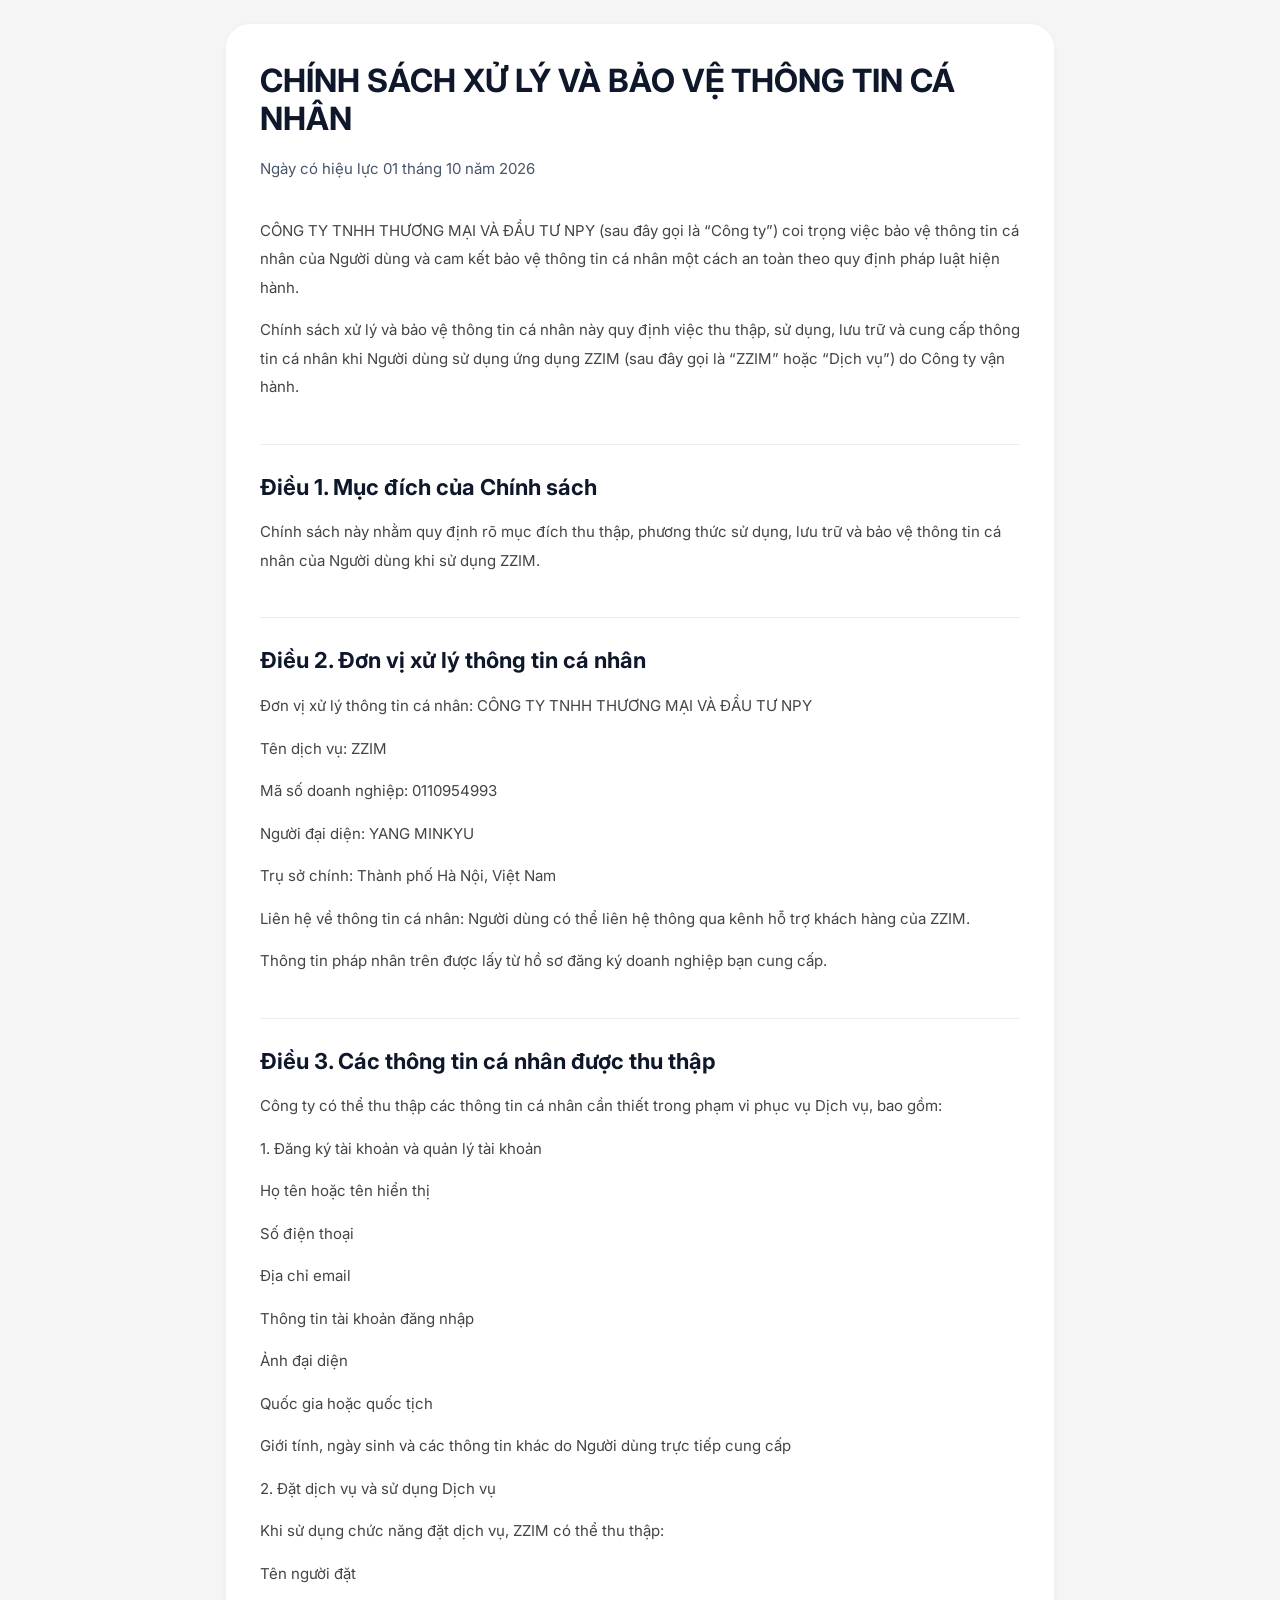
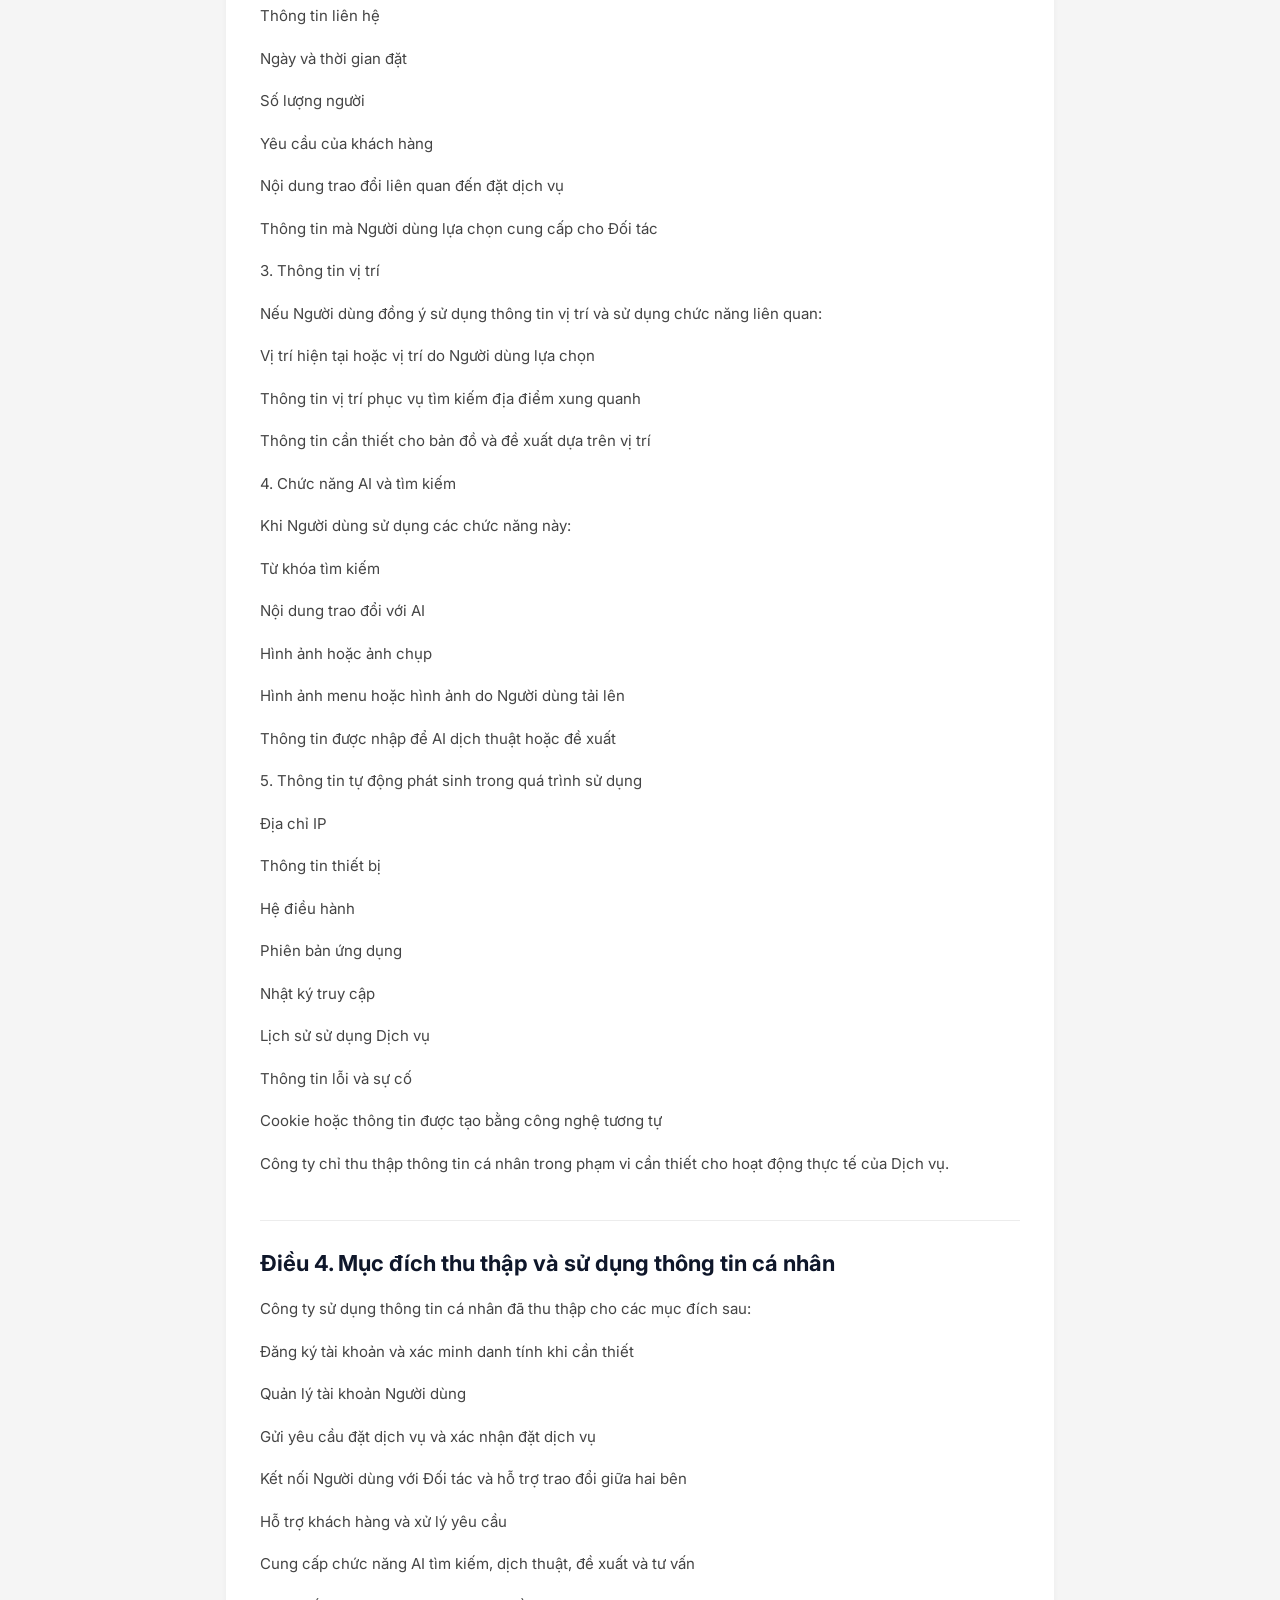
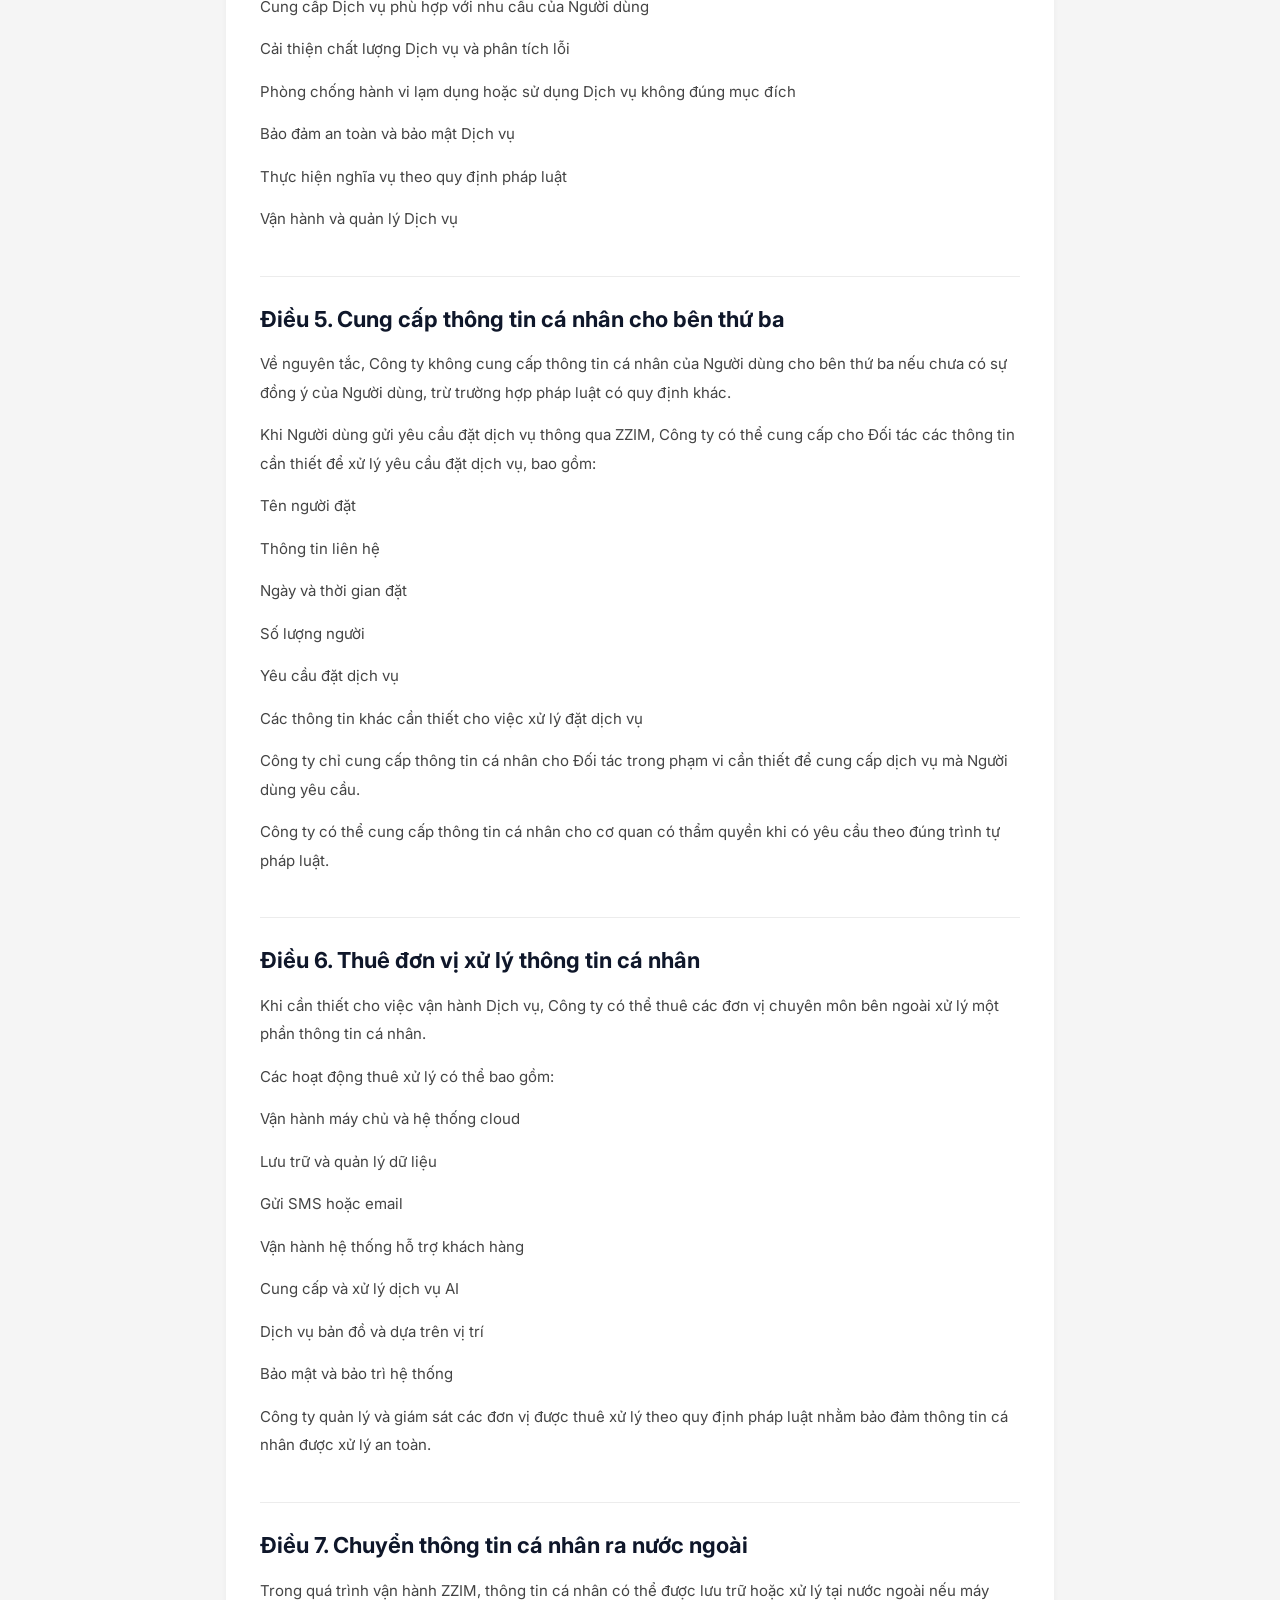
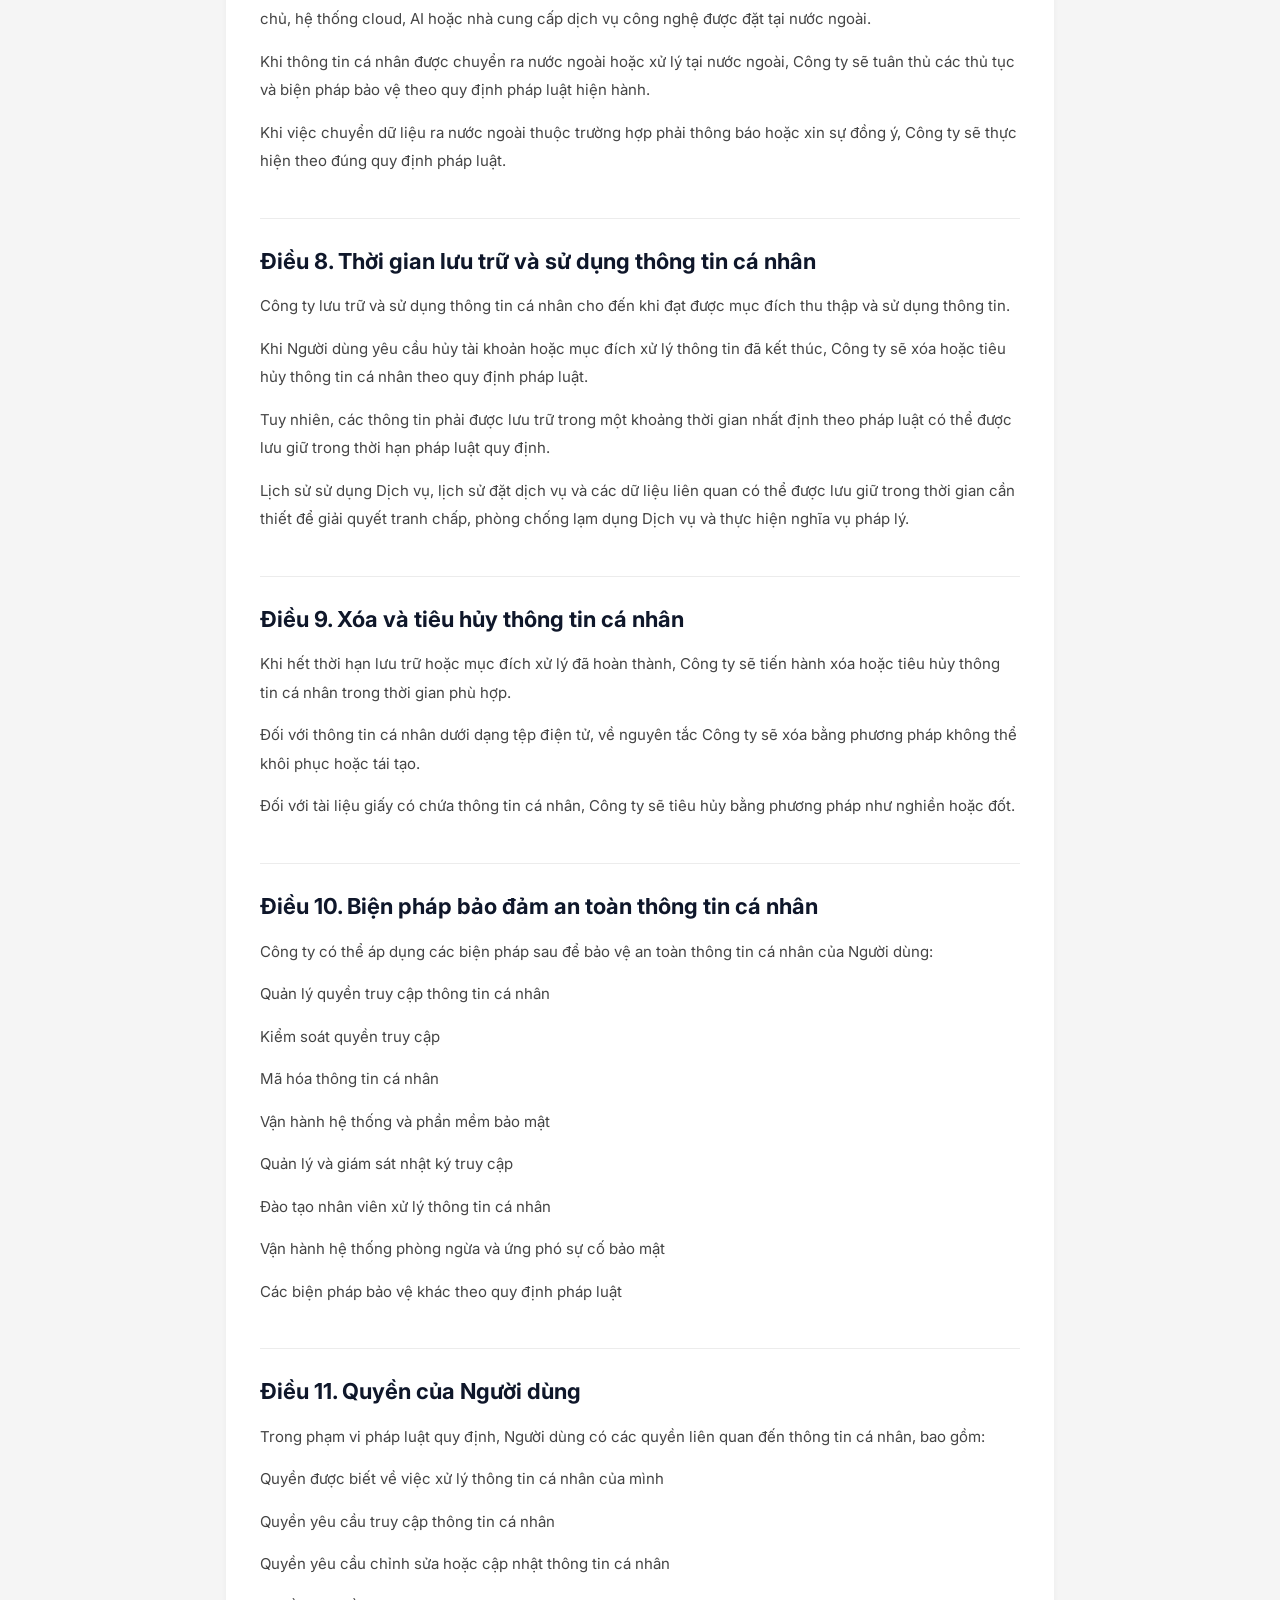
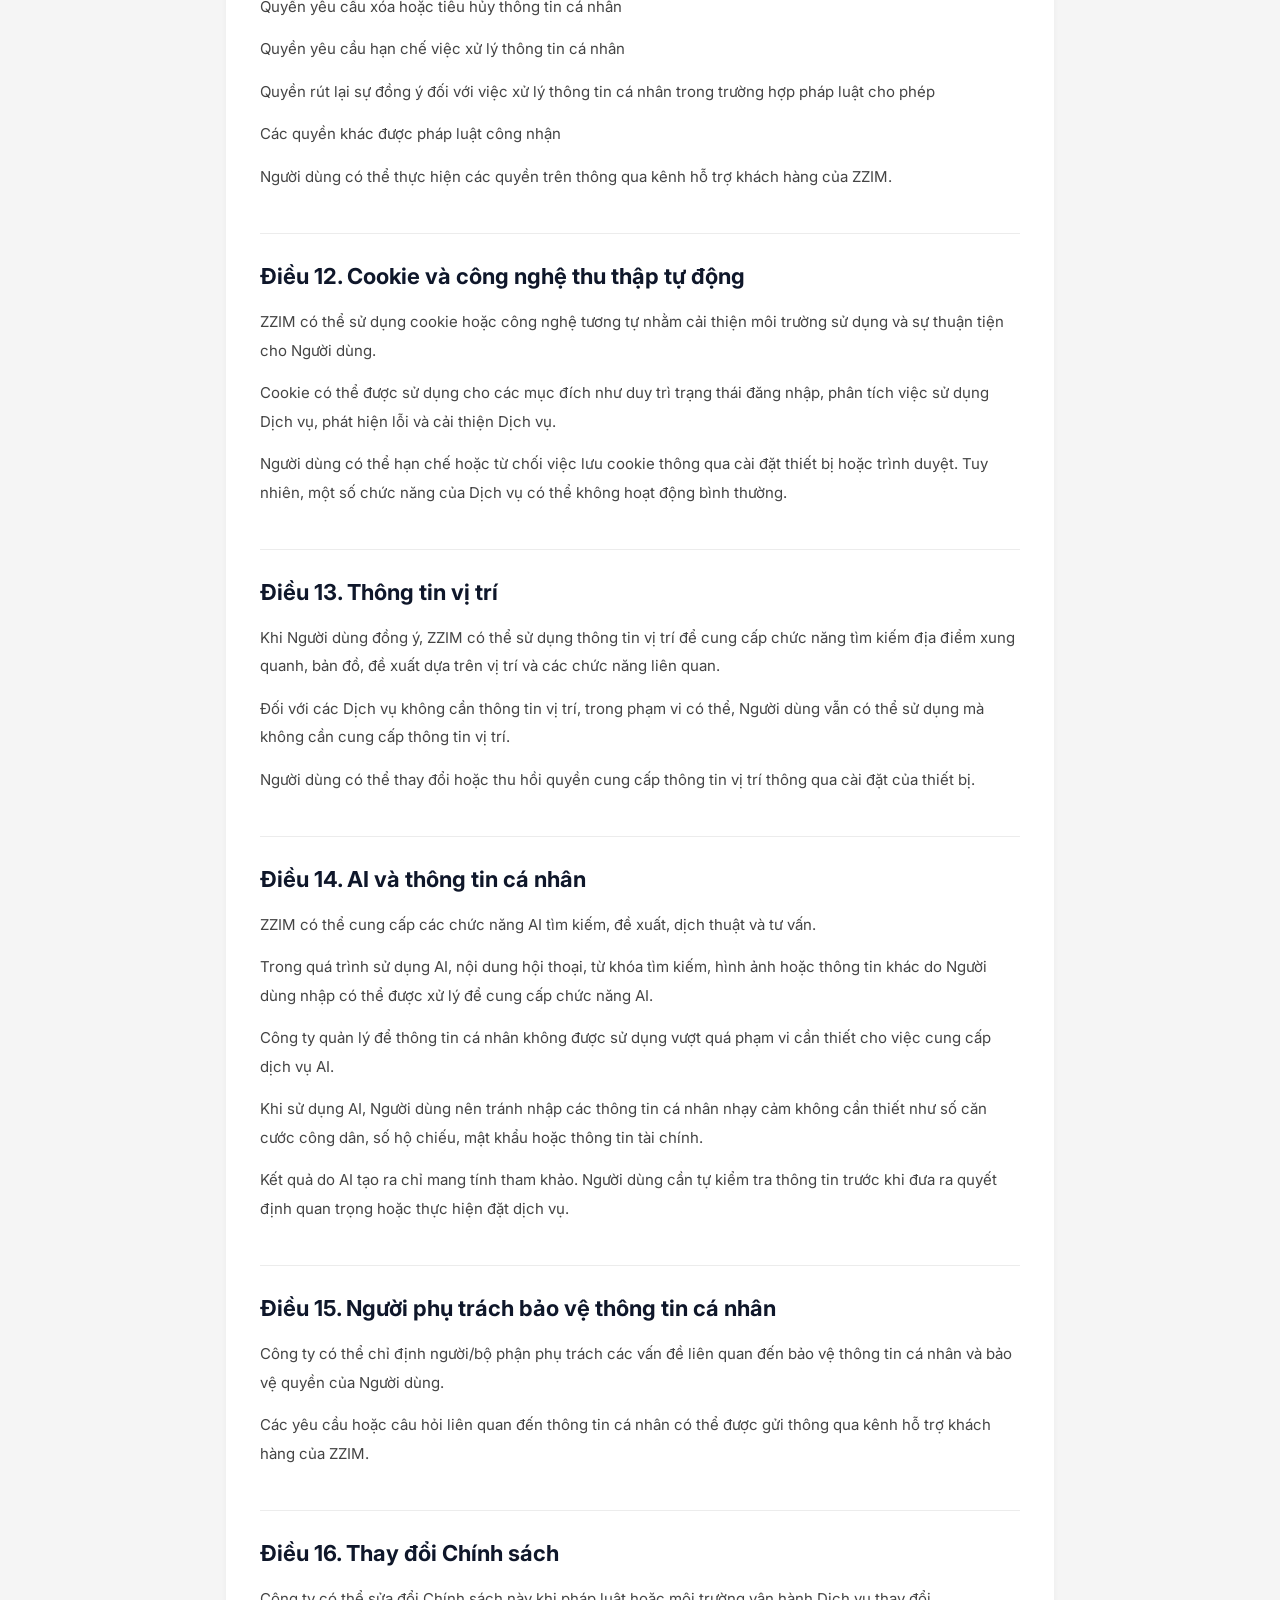
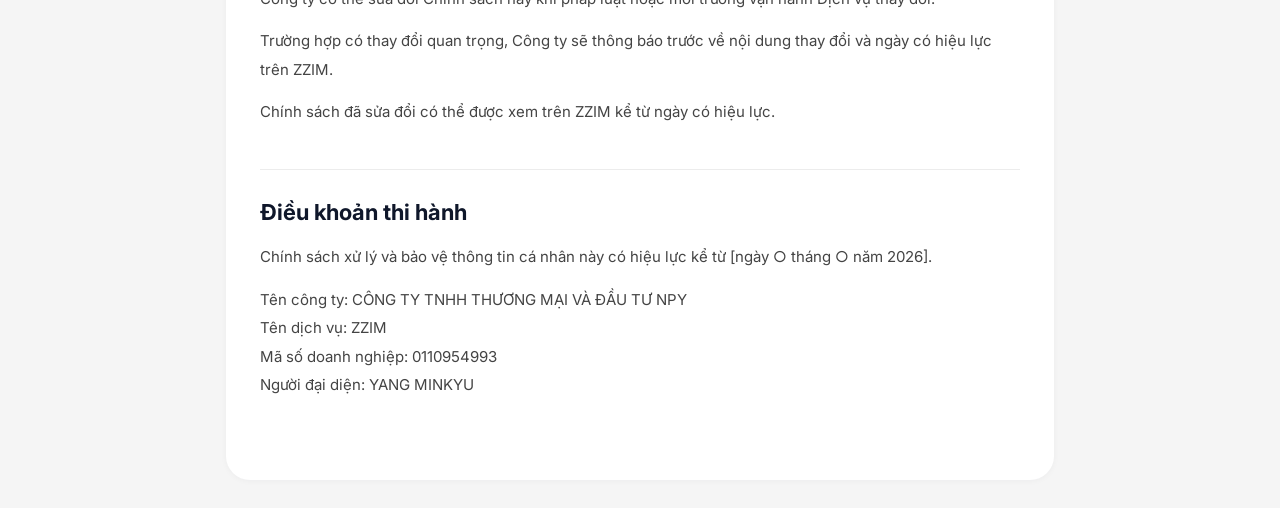
<file: vi/privacy-policy/index.html>
<!doctype html><html lang="vi"><head><meta charset="utf-8"><meta name="viewport" content="width=device-width,initial-scale=1"><title>CHÍNH SÁCH XỬ LÝ VÀ BẢO VỆ THÔNG TIN CÁ NHÂN - NPYCorp</title><meta name="robots" content="index,follow"><link rel="preconnect" href="https://fonts.googleapis.com"><link rel="preconnect" href="https://fonts.gstatic.com" crossorigin><link href="https://fonts.googleapis.com/css2?family=Inter:wght@400;600;700&family=Noto+Sans+KR:wght@400;600;700&display=swap" rel="stylesheet"><link rel="stylesheet" href="/legal.css"></head><body><main class="container"><article class="card"><h1>CHÍNH SÁCH XỬ LÝ VÀ BẢO VỆ THÔNG TIN CÁ NHÂN</h1><p class="effective">Ngày có hiệu lực 01 tháng 10 năm 2026</p><section class="article"><p>CÔNG TY TNHH THƯƠNG MẠI VÀ ĐẦU TƯ NPY (sau đây gọi là “Công ty”) coi trọng việc bảo vệ thông tin cá nhân của Người dùng và cam kết bảo vệ thông tin cá nhân một cách an toàn theo quy định pháp luật hiện hành.</p><p>Chính sách xử lý và bảo vệ thông tin cá nhân này quy định việc thu thập, sử dụng, lưu trữ và cung cấp thông tin cá nhân khi Người dùng sử dụng ứng dụng ZZIM (sau đây gọi là “ZZIM” hoặc “Dịch vụ”) do Công ty vận hành.</p></section><section class="article"><h2>Điều 1. Mục đích của Chính sách</h2><p>Chính sách này nhằm quy định rõ mục đích thu thập, phương thức sử dụng, lưu trữ và bảo vệ thông tin cá nhân của Người dùng khi sử dụng ZZIM.</p></section><section class="article"><h2>Điều 2. Đơn vị xử lý thông tin cá nhân</h2><p>Đơn vị xử lý thông tin cá nhân: CÔNG TY TNHH THƯƠNG MẠI VÀ ĐẦU TƯ NPY</p><p>Tên dịch vụ: ZZIM</p><p>Mã số doanh nghiệp: 0110954993</p><p>Người đại diện: YANG MINKYU</p><p>Trụ sở chính: Thành phố Hà Nội, Việt Nam</p><p>Liên hệ về thông tin cá nhân: Người dùng có thể liên hệ thông qua kênh hỗ trợ khách hàng của ZZIM.</p><p>Thông tin pháp nhân trên được lấy từ hồ sơ đăng ký doanh nghiệp bạn cung cấp.</p></section><section class="article"><h2>Điều 3. Các thông tin cá nhân được thu thập</h2><p>Công ty có thể thu thập các thông tin cá nhân cần thiết trong phạm vi phục vụ Dịch vụ, bao gồm:</p><p>1. Đăng ký tài khoản và quản lý tài khoản</p><p>Họ tên hoặc tên hiển thị</p><p>Số điện thoại</p><p>Địa chỉ email</p><p>Thông tin tài khoản đăng nhập</p><p>Ảnh đại diện</p><p>Quốc gia hoặc quốc tịch</p><p>Giới tính, ngày sinh và các thông tin khác do Người dùng trực tiếp cung cấp</p><p>2. Đặt dịch vụ và sử dụng Dịch vụ</p><p>Khi sử dụng chức năng đặt dịch vụ, ZZIM có thể thu thập:</p><p>Tên người đặt</p><p>Thông tin liên hệ</p><p>Ngày và thời gian đặt</p><p>Số lượng người</p><p>Yêu cầu của khách hàng</p><p>Nội dung trao đổi liên quan đến đặt dịch vụ</p><p>Thông tin mà Người dùng lựa chọn cung cấp cho Đối tác</p><p>3. Thông tin vị trí</p><p>Nếu Người dùng đồng ý sử dụng thông tin vị trí và sử dụng chức năng liên quan:</p><p>Vị trí hiện tại hoặc vị trí do Người dùng lựa chọn</p><p>Thông tin vị trí phục vụ tìm kiếm địa điểm xung quanh</p><p>Thông tin cần thiết cho bản đồ và đề xuất dựa trên vị trí</p><p>4. Chức năng AI và tìm kiếm</p><p>Khi Người dùng sử dụng các chức năng này:</p><p>Từ khóa tìm kiếm</p><p>Nội dung trao đổi với AI</p><p>Hình ảnh hoặc ảnh chụp</p><p>Hình ảnh menu hoặc hình ảnh do Người dùng tải lên</p><p>Thông tin được nhập để AI dịch thuật hoặc đề xuất</p><p>5. Thông tin tự động phát sinh trong quá trình sử dụng</p><p>Địa chỉ IP</p><p>Thông tin thiết bị</p><p>Hệ điều hành</p><p>Phiên bản ứng dụng</p><p>Nhật ký truy cập</p><p>Lịch sử sử dụng Dịch vụ</p><p>Thông tin lỗi và sự cố</p><p>Cookie hoặc thông tin được tạo bằng công nghệ tương tự</p><p>Công ty chỉ thu thập thông tin cá nhân trong phạm vi cần thiết cho hoạt động thực tế của Dịch vụ.</p></section><section class="article"><h2>Điều 4. Mục đích thu thập và sử dụng thông tin cá nhân</h2><p>Công ty sử dụng thông tin cá nhân đã thu thập cho các mục đích sau:</p><p>Đăng ký tài khoản và xác minh danh tính khi cần thiết</p><p>Quản lý tài khoản Người dùng</p><p>Gửi yêu cầu đặt dịch vụ và xác nhận đặt dịch vụ</p><p>Kết nối Người dùng với Đối tác và hỗ trợ trao đổi giữa hai bên</p><p>Hỗ trợ khách hàng và xử lý yêu cầu</p><p>Cung cấp chức năng AI tìm kiếm, dịch thuật, đề xuất và tư vấn</p><p>Cung cấp Dịch vụ phù hợp với nhu cầu của Người dùng</p><p>Cải thiện chất lượng Dịch vụ và phân tích lỗi</p><p>Phòng chống hành vi lạm dụng hoặc sử dụng Dịch vụ không đúng mục đích</p><p>Bảo đảm an toàn và bảo mật Dịch vụ</p><p>Thực hiện nghĩa vụ theo quy định pháp luật</p><p>Vận hành và quản lý Dịch vụ</p></section><section class="article"><h2>Điều 5. Cung cấp thông tin cá nhân cho bên thứ ba</h2><p>Về nguyên tắc, Công ty không cung cấp thông tin cá nhân của Người dùng cho bên thứ ba nếu chưa có sự đồng ý của Người dùng, trừ trường hợp pháp luật có quy định khác.</p><p>Khi Người dùng gửi yêu cầu đặt dịch vụ thông qua ZZIM, Công ty có thể cung cấp cho Đối tác các thông tin cần thiết để xử lý yêu cầu đặt dịch vụ, bao gồm:</p><p>Tên người đặt</p><p>Thông tin liên hệ</p><p>Ngày và thời gian đặt</p><p>Số lượng người</p><p>Yêu cầu đặt dịch vụ</p><p>Các thông tin khác cần thiết cho việc xử lý đặt dịch vụ</p><p>Công ty chỉ cung cấp thông tin cá nhân cho Đối tác trong phạm vi cần thiết để cung cấp dịch vụ mà Người dùng yêu cầu.</p><p>Công ty có thể cung cấp thông tin cá nhân cho cơ quan có thẩm quyền khi có yêu cầu theo đúng trình tự pháp luật.</p></section><section class="article"><h2>Điều 6. Thuê đơn vị xử lý thông tin cá nhân</h2><p>Khi cần thiết cho việc vận hành Dịch vụ, Công ty có thể thuê các đơn vị chuyên môn bên ngoài xử lý một phần thông tin cá nhân.</p><p>Các hoạt động thuê xử lý có thể bao gồm:</p><p>Vận hành máy chủ và hệ thống cloud</p><p>Lưu trữ và quản lý dữ liệu</p><p>Gửi SMS hoặc email</p><p>Vận hành hệ thống hỗ trợ khách hàng</p><p>Cung cấp và xử lý dịch vụ AI</p><p>Dịch vụ bản đồ và dựa trên vị trí</p><p>Bảo mật và bảo trì hệ thống</p><p>Công ty quản lý và giám sát các đơn vị được thuê xử lý theo quy định pháp luật nhằm bảo đảm thông tin cá nhân được xử lý an toàn.</p></section><section class="article"><h2>Điều 7. Chuyển thông tin cá nhân ra nước ngoài</h2><p>Trong quá trình vận hành ZZIM, thông tin cá nhân có thể được lưu trữ hoặc xử lý tại nước ngoài nếu máy chủ, hệ thống cloud, AI hoặc nhà cung cấp dịch vụ công nghệ được đặt tại nước ngoài.</p><p>Khi thông tin cá nhân được chuyển ra nước ngoài hoặc xử lý tại nước ngoài, Công ty sẽ tuân thủ các thủ tục và biện pháp bảo vệ theo quy định pháp luật hiện hành.</p><p>Khi việc chuyển dữ liệu ra nước ngoài thuộc trường hợp phải thông báo hoặc xin sự đồng ý, Công ty sẽ thực hiện theo đúng quy định pháp luật.</p></section><section class="article"><h2>Điều 8. Thời gian lưu trữ và sử dụng thông tin cá nhân</h2><p>Công ty lưu trữ và sử dụng thông tin cá nhân cho đến khi đạt được mục đích thu thập và sử dụng thông tin.</p><p>Khi Người dùng yêu cầu hủy tài khoản hoặc mục đích xử lý thông tin đã kết thúc, Công ty sẽ xóa hoặc tiêu hủy thông tin cá nhân theo quy định pháp luật.</p><p>Tuy nhiên, các thông tin phải được lưu trữ trong một khoảng thời gian nhất định theo pháp luật có thể được lưu giữ trong thời hạn pháp luật quy định.</p><p>Lịch sử sử dụng Dịch vụ, lịch sử đặt dịch vụ và các dữ liệu liên quan có thể được lưu giữ trong thời gian cần thiết để giải quyết tranh chấp, phòng chống lạm dụng Dịch vụ và thực hiện nghĩa vụ pháp lý.</p></section><section class="article"><h2>Điều 9. Xóa và tiêu hủy thông tin cá nhân</h2><p>Khi hết thời hạn lưu trữ hoặc mục đích xử lý đã hoàn thành, Công ty sẽ tiến hành xóa hoặc tiêu hủy thông tin cá nhân trong thời gian phù hợp.</p><p>Đối với thông tin cá nhân dưới dạng tệp điện tử, về nguyên tắc Công ty sẽ xóa bằng phương pháp không thể khôi phục hoặc tái tạo.</p><p>Đối với tài liệu giấy có chứa thông tin cá nhân, Công ty sẽ tiêu hủy bằng phương pháp như nghiền hoặc đốt.</p></section><section class="article"><h2>Điều 10. Biện pháp bảo đảm an toàn thông tin cá nhân</h2><p>Công ty có thể áp dụng các biện pháp sau để bảo vệ an toàn thông tin cá nhân của Người dùng:</p><p>Quản lý quyền truy cập thông tin cá nhân</p><p>Kiểm soát quyền truy cập</p><p>Mã hóa thông tin cá nhân</p><p>Vận hành hệ thống và phần mềm bảo mật</p><p>Quản lý và giám sát nhật ký truy cập</p><p>Đào tạo nhân viên xử lý thông tin cá nhân</p><p>Vận hành hệ thống phòng ngừa và ứng phó sự cố bảo mật</p><p>Các biện pháp bảo vệ khác theo quy định pháp luật</p></section><section class="article"><h2>Điều 11. Quyền của Người dùng</h2><p>Trong phạm vi pháp luật quy định, Người dùng có các quyền liên quan đến thông tin cá nhân, bao gồm:</p><p>Quyền được biết về việc xử lý thông tin cá nhân của mình</p><p>Quyền yêu cầu truy cập thông tin cá nhân</p><p>Quyền yêu cầu chỉnh sửa hoặc cập nhật thông tin cá nhân</p><p>Quyền yêu cầu xóa hoặc tiêu hủy thông tin cá nhân</p><p>Quyền yêu cầu hạn chế việc xử lý thông tin cá nhân</p><p>Quyền rút lại sự đồng ý đối với việc xử lý thông tin cá nhân trong trường hợp pháp luật cho phép</p><p>Các quyền khác được pháp luật công nhận</p><p>Người dùng có thể thực hiện các quyền trên thông qua kênh hỗ trợ khách hàng của ZZIM.</p></section><section class="article"><h2>Điều 12. Cookie và công nghệ thu thập tự động</h2><p>ZZIM có thể sử dụng cookie hoặc công nghệ tương tự nhằm cải thiện môi trường sử dụng và sự thuận tiện cho Người dùng.</p><p>Cookie có thể được sử dụng cho các mục đích như duy trì trạng thái đăng nhập, phân tích việc sử dụng Dịch vụ, phát hiện lỗi và cải thiện Dịch vụ.</p><p>Người dùng có thể hạn chế hoặc từ chối việc lưu cookie thông qua cài đặt thiết bị hoặc trình duyệt. Tuy nhiên, một số chức năng của Dịch vụ có thể không hoạt động bình thường.</p></section><section class="article"><h2>Điều 13. Thông tin vị trí</h2><p>Khi Người dùng đồng ý, ZZIM có thể sử dụng thông tin vị trí để cung cấp chức năng tìm kiếm địa điểm xung quanh, bản đồ, đề xuất dựa trên vị trí và các chức năng liên quan.</p><p>Đối với các Dịch vụ không cần thông tin vị trí, trong phạm vi có thể, Người dùng vẫn có thể sử dụng mà không cần cung cấp thông tin vị trí.</p><p>Người dùng có thể thay đổi hoặc thu hồi quyền cung cấp thông tin vị trí thông qua cài đặt của thiết bị.</p></section><section class="article"><h2>Điều 14. AI và thông tin cá nhân</h2><p>ZZIM có thể cung cấp các chức năng AI tìm kiếm, đề xuất, dịch thuật và tư vấn.</p><p>Trong quá trình sử dụng AI, nội dung hội thoại, từ khóa tìm kiếm, hình ảnh hoặc thông tin khác do Người dùng nhập có thể được xử lý để cung cấp chức năng AI.</p><p>Công ty quản lý để thông tin cá nhân không được sử dụng vượt quá phạm vi cần thiết cho việc cung cấp dịch vụ AI.</p><p>Khi sử dụng AI, Người dùng nên tránh nhập các thông tin cá nhân nhạy cảm không cần thiết như số căn cước công dân, số hộ chiếu, mật khẩu hoặc thông tin tài chính.</p><p>Kết quả do AI tạo ra chỉ mang tính tham khảo. Người dùng cần tự kiểm tra thông tin trước khi đưa ra quyết định quan trọng hoặc thực hiện đặt dịch vụ.</p></section><section class="article"><h2>Điều 15. Người phụ trách bảo vệ thông tin cá nhân</h2><p>Công ty có thể chỉ định người/bộ phận phụ trách các vấn đề liên quan đến bảo vệ thông tin cá nhân và bảo vệ quyền của Người dùng.</p><p>Các yêu cầu hoặc câu hỏi liên quan đến thông tin cá nhân có thể được gửi thông qua kênh hỗ trợ khách hàng của ZZIM.</p></section><section class="article"><h2>Điều 16. Thay đổi Chính sách</h2><p>Công ty có thể sửa đổi Chính sách này khi pháp luật hoặc môi trường vận hành Dịch vụ thay đổi.</p><p>Trường hợp có thay đổi quan trọng, Công ty sẽ thông báo trước về nội dung thay đổi và ngày có hiệu lực trên ZZIM.</p><p>Chính sách đã sửa đổi có thể được xem trên ZZIM kể từ ngày có hiệu lực.</p></section><section class="article"><h2>Điều khoản thi hành</h2><p>Chính sách xử lý và bảo vệ thông tin cá nhân này có hiệu lực kể từ [ngày ○ tháng ○ năm 2026].</p><p>Tên công ty: CÔNG TY TNHH THƯƠNG MẠI VÀ ĐẦU TƯ NPY<br>Tên dịch vụ: ZZIM<br>Mã số doanh nghiệp: 0110954993<br>Người đại diện: YANG MINKYU</p></section></article></main></body></html>
</file>
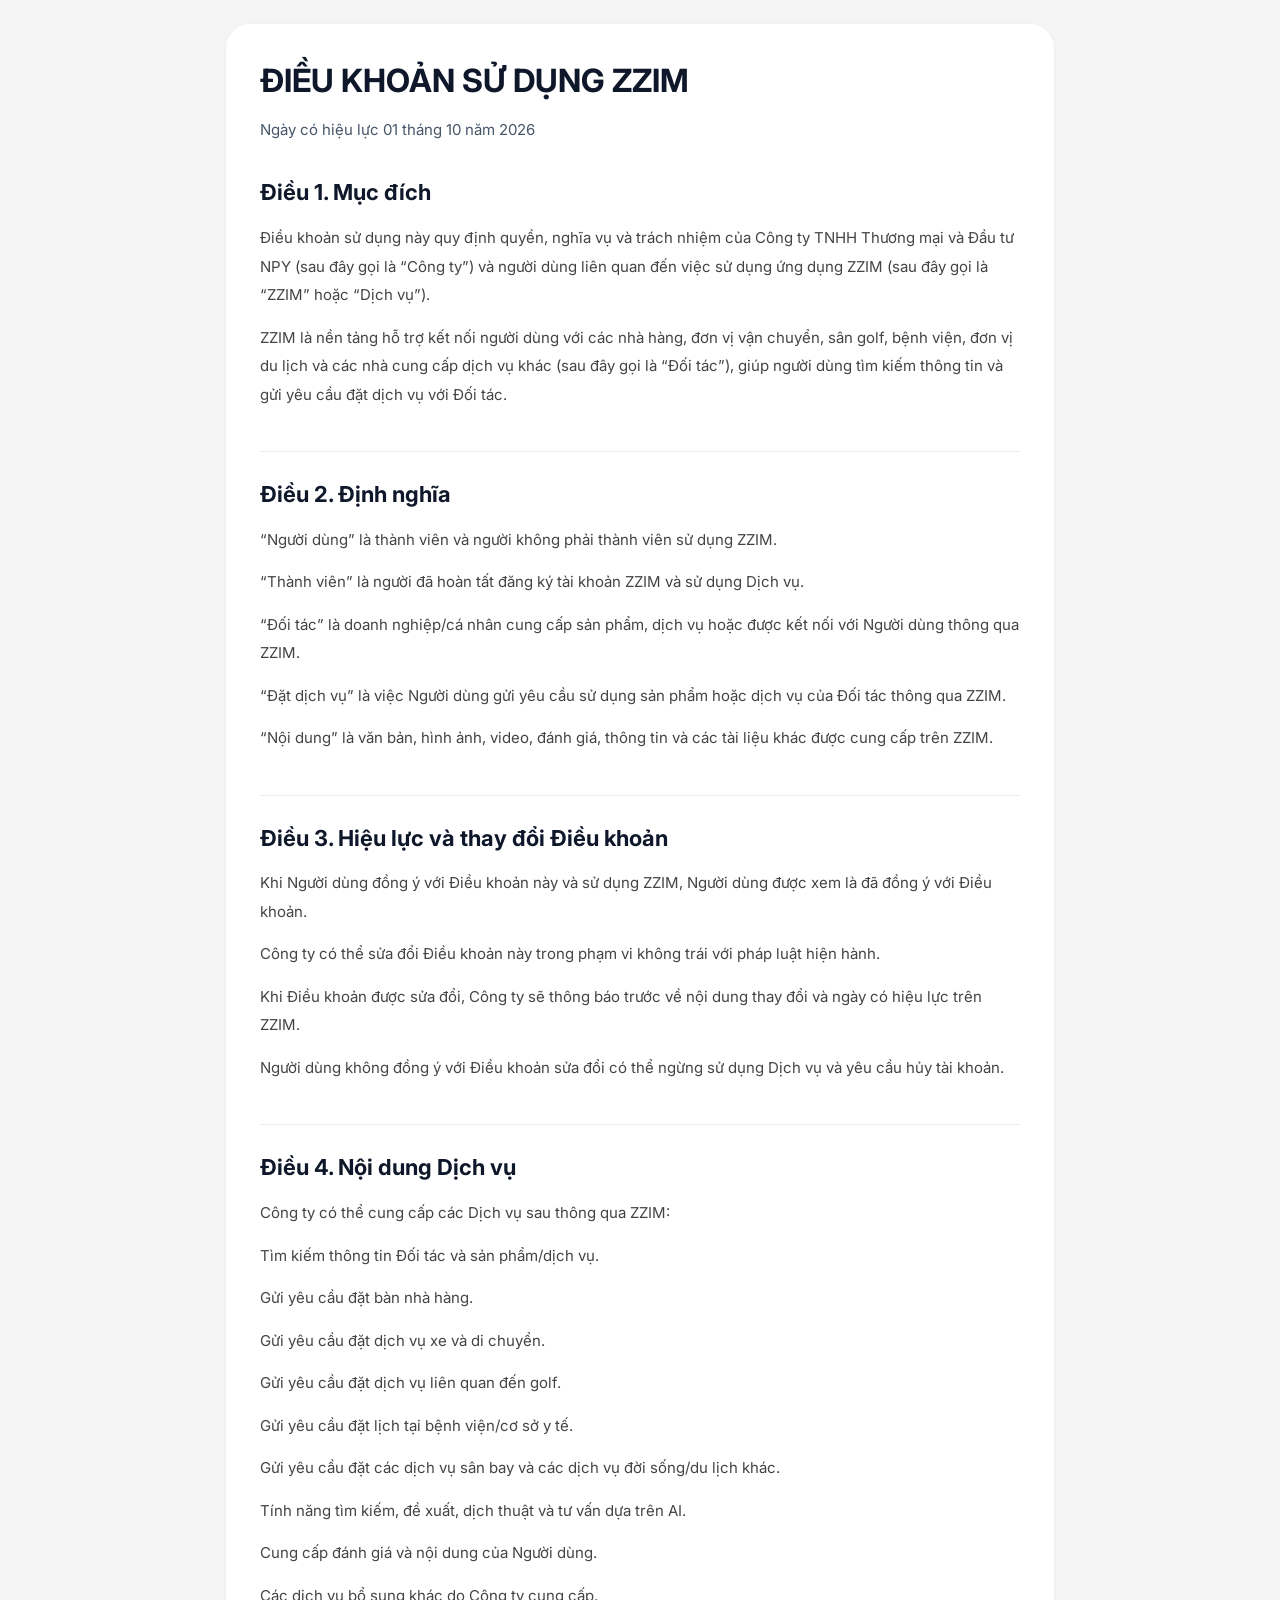
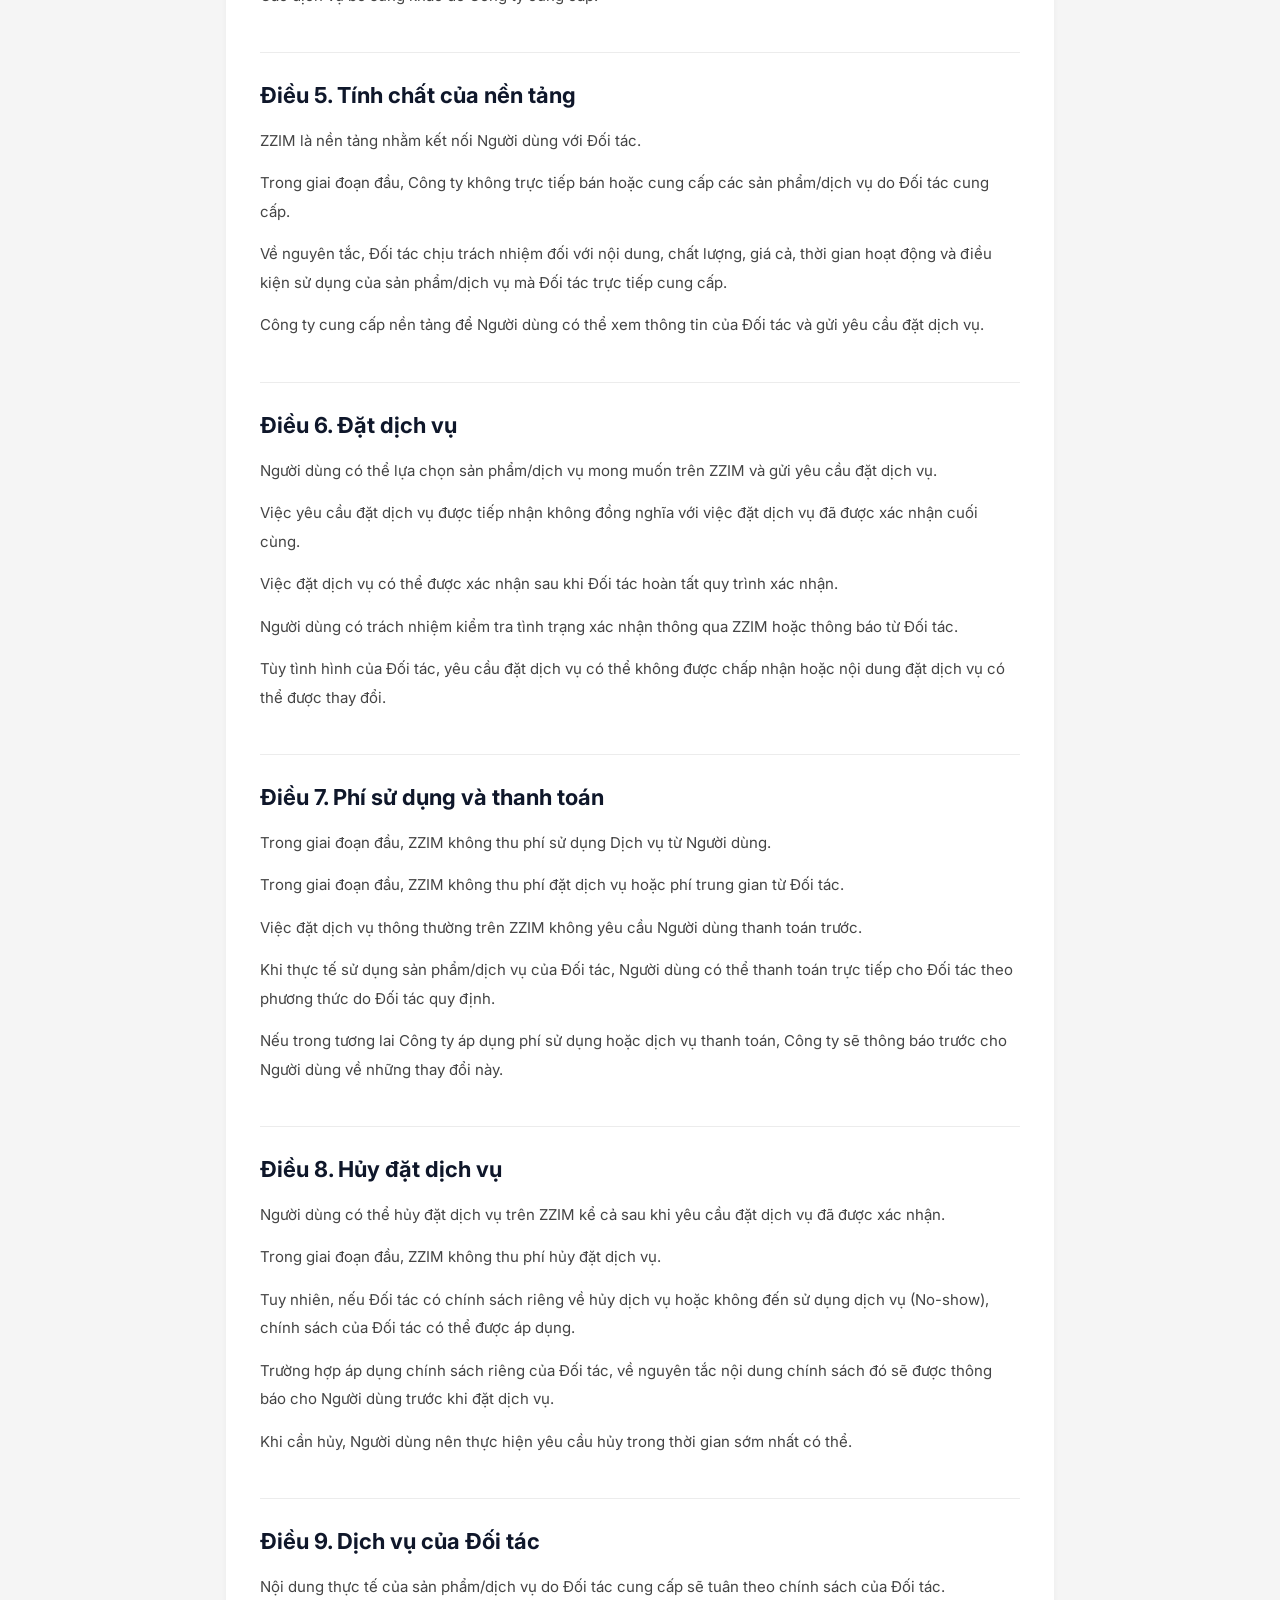
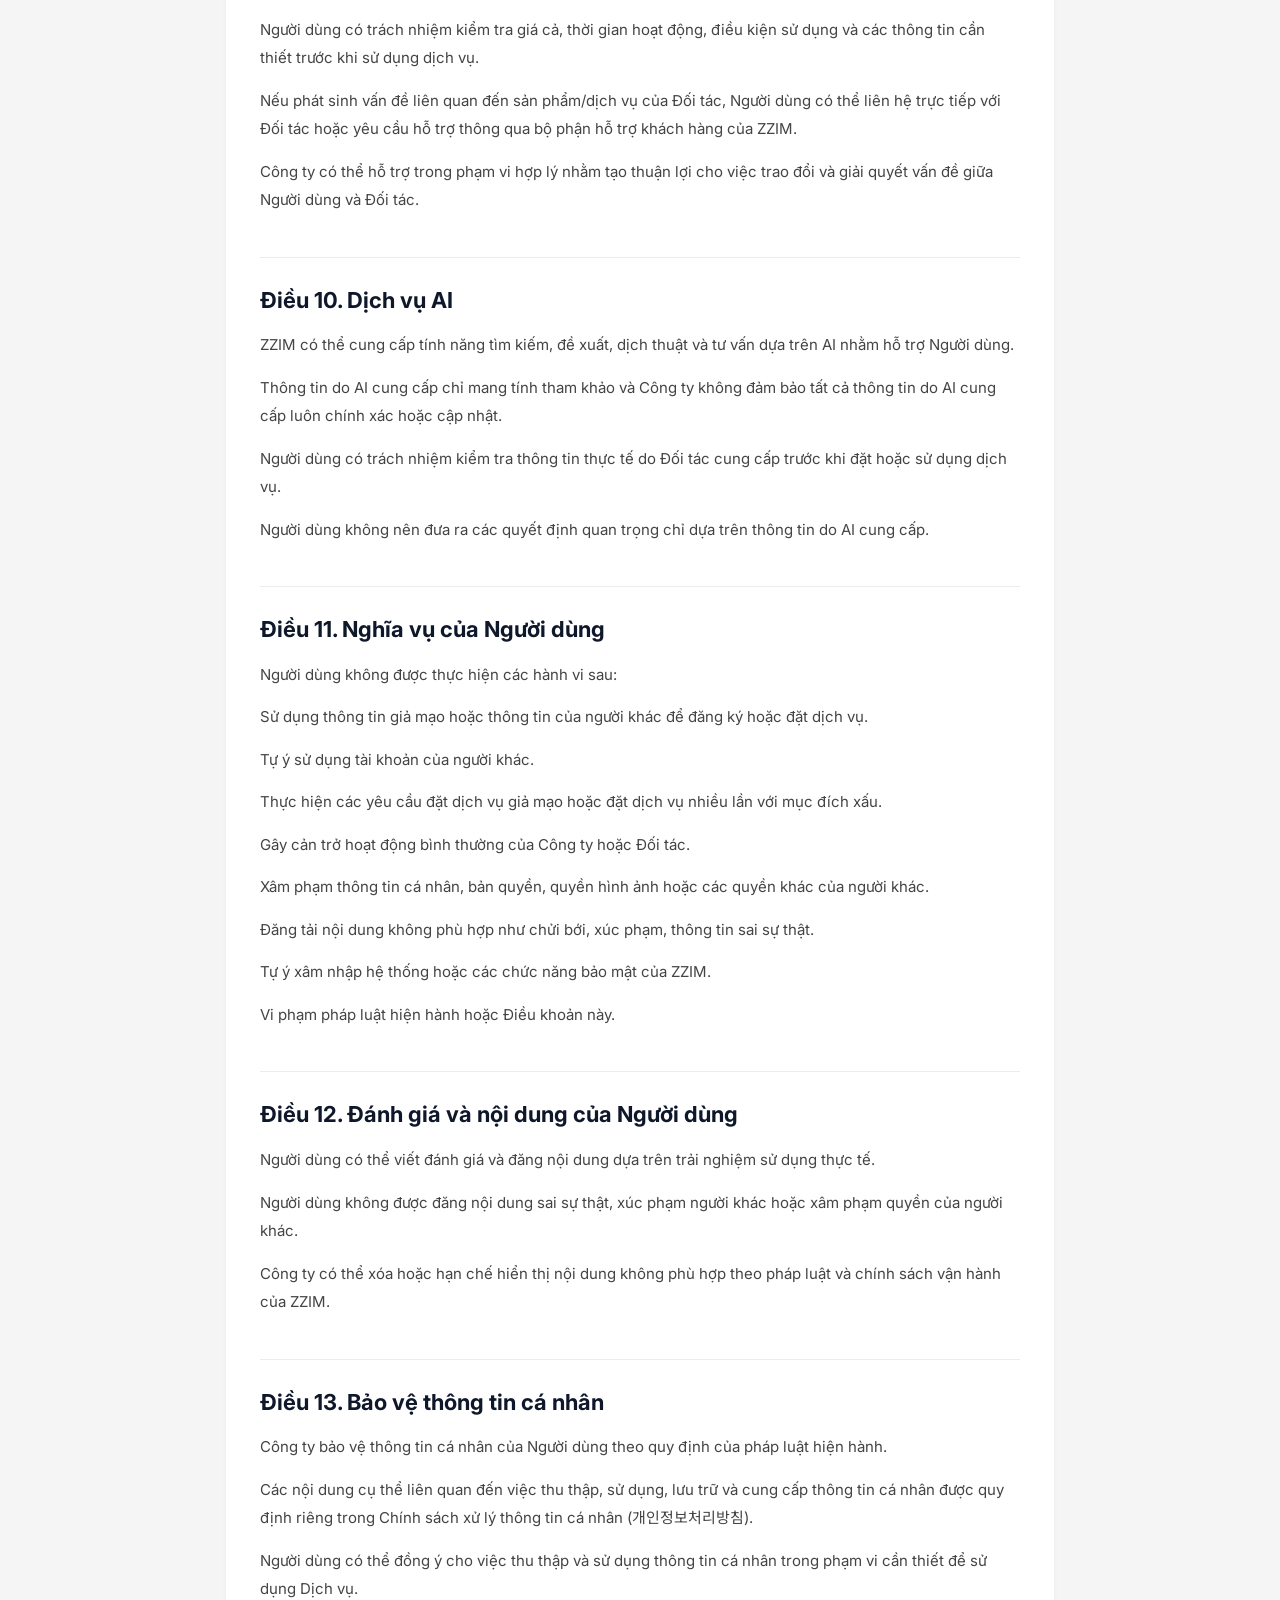
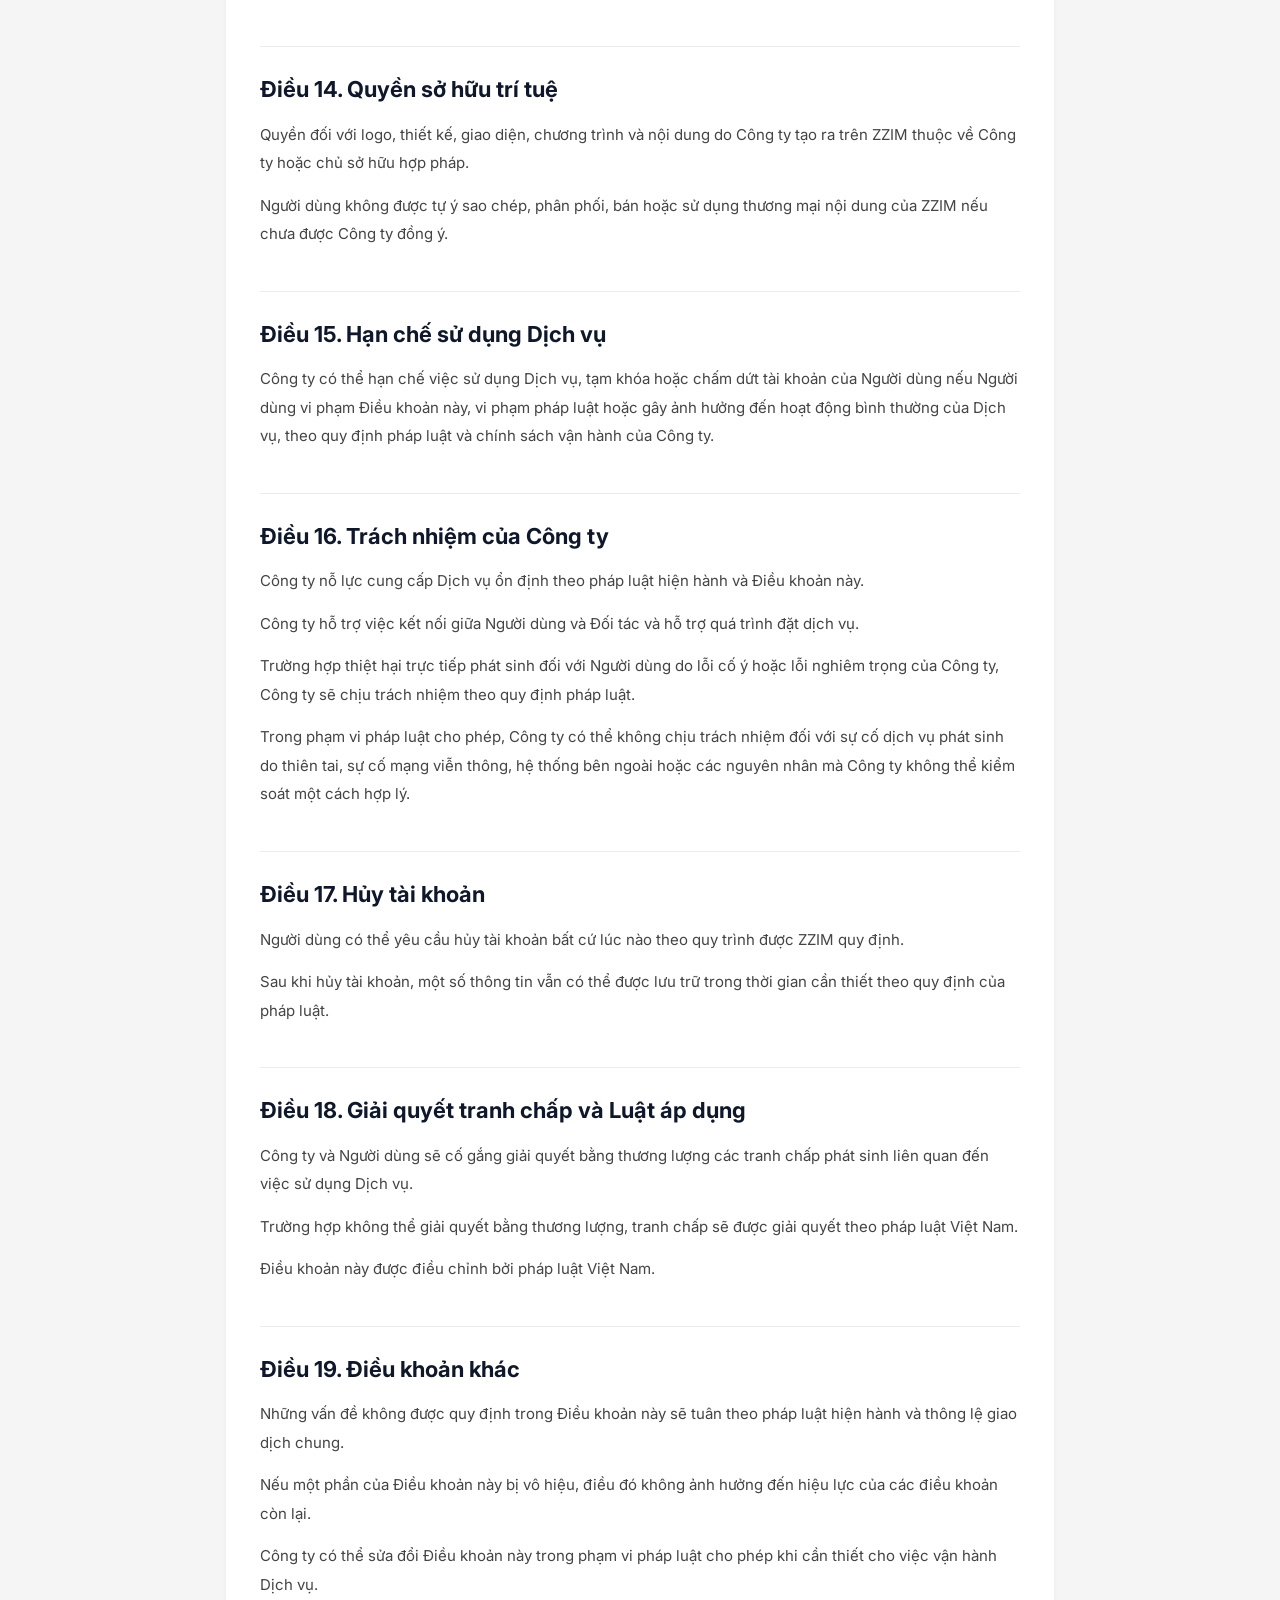
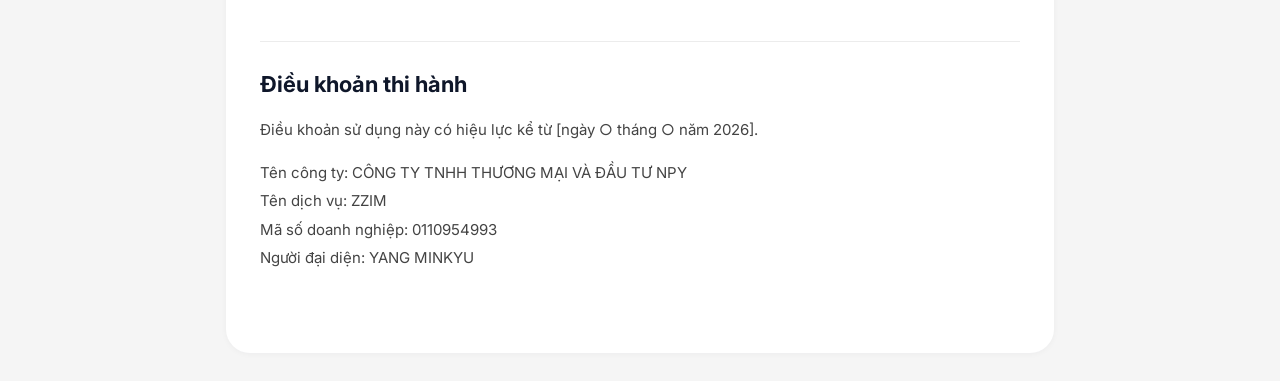
<file: vi/terms-of-service/index.html>
<!doctype html><html lang="vi"><head><meta charset="utf-8"><meta name="viewport" content="width=device-width,initial-scale=1"><title>ĐIỀU KHOẢN SỬ DỤNG ZZIM - NPYCorp</title><meta name="robots" content="index,follow"><link rel="preconnect" href="https://fonts.googleapis.com"><link rel="preconnect" href="https://fonts.gstatic.com" crossorigin><link href="https://fonts.googleapis.com/css2?family=Inter:wght@400;600;700&family=Noto+Sans+KR:wght@400;600;700&display=swap" rel="stylesheet"><link rel="stylesheet" href="/legal.css"></head><body><main class="container"><article class="card"><h1>ĐIỀU KHOẢN SỬ DỤNG ZZIM</h1><p class="effective">Ngày có hiệu lực 01 tháng 10 năm 2026</p><section class="article"><h2>Điều 1. Mục đích</h2><p>Điều khoản sử dụng này quy định quyền, nghĩa vụ và trách nhiệm của Công ty TNHH Thương mại và Đầu tư NPY (sau đây gọi là “Công ty”) và người dùng liên quan đến việc sử dụng ứng dụng ZZIM (sau đây gọi là “ZZIM” hoặc “Dịch vụ”).</p><p>ZZIM là nền tảng hỗ trợ kết nối người dùng với các nhà hàng, đơn vị vận chuyển, sân golf, bệnh viện, đơn vị du lịch và các nhà cung cấp dịch vụ khác (sau đây gọi là “Đối tác”), giúp người dùng tìm kiếm thông tin và gửi yêu cầu đặt dịch vụ với Đối tác.</p></section><section class="article"><h2>Điều 2. Định nghĩa</h2><p>“Người dùng” là thành viên và người không phải thành viên sử dụng ZZIM.</p><p>“Thành viên” là người đã hoàn tất đăng ký tài khoản ZZIM và sử dụng Dịch vụ.</p><p>“Đối tác” là doanh nghiệp/cá nhân cung cấp sản phẩm, dịch vụ hoặc được kết nối với Người dùng thông qua ZZIM.</p><p>“Đặt dịch vụ” là việc Người dùng gửi yêu cầu sử dụng sản phẩm hoặc dịch vụ của Đối tác thông qua ZZIM.</p><p>“Nội dung” là văn bản, hình ảnh, video, đánh giá, thông tin và các tài liệu khác được cung cấp trên ZZIM.</p></section><section class="article"><h2>Điều 3. Hiệu lực và thay đổi Điều khoản</h2><p>Khi Người dùng đồng ý với Điều khoản này và sử dụng ZZIM, Người dùng được xem là đã đồng ý với Điều khoản.</p><p>Công ty có thể sửa đổi Điều khoản này trong phạm vi không trái với pháp luật hiện hành.</p><p>Khi Điều khoản được sửa đổi, Công ty sẽ thông báo trước về nội dung thay đổi và ngày có hiệu lực trên ZZIM.</p><p>Người dùng không đồng ý với Điều khoản sửa đổi có thể ngừng sử dụng Dịch vụ và yêu cầu hủy tài khoản.</p></section><section class="article"><h2>Điều 4. Nội dung Dịch vụ</h2><p>Công ty có thể cung cấp các Dịch vụ sau thông qua ZZIM:</p><p>Tìm kiếm thông tin Đối tác và sản phẩm/dịch vụ.</p><p>Gửi yêu cầu đặt bàn nhà hàng.</p><p>Gửi yêu cầu đặt dịch vụ xe và di chuyển.</p><p>Gửi yêu cầu đặt dịch vụ liên quan đến golf.</p><p>Gửi yêu cầu đặt lịch tại bệnh viện/cơ sở y tế.</p><p>Gửi yêu cầu đặt các dịch vụ sân bay và các dịch vụ đời sống/du lịch khác.</p><p>Tính năng tìm kiếm, đề xuất, dịch thuật và tư vấn dựa trên AI.</p><p>Cung cấp đánh giá và nội dung của Người dùng.</p><p>Các dịch vụ bổ sung khác do Công ty cung cấp.</p></section><section class="article"><h2>Điều 5. Tính chất của nền tảng</h2><p>ZZIM là nền tảng nhằm kết nối Người dùng với Đối tác.</p><p>Trong giai đoạn đầu, Công ty không trực tiếp bán hoặc cung cấp các sản phẩm/dịch vụ do Đối tác cung cấp.</p><p>Về nguyên tắc, Đối tác chịu trách nhiệm đối với nội dung, chất lượng, giá cả, thời gian hoạt động và điều kiện sử dụng của sản phẩm/dịch vụ mà Đối tác trực tiếp cung cấp.</p><p>Công ty cung cấp nền tảng để Người dùng có thể xem thông tin của Đối tác và gửi yêu cầu đặt dịch vụ.</p></section><section class="article"><h2>Điều 6. Đặt dịch vụ</h2><p>Người dùng có thể lựa chọn sản phẩm/dịch vụ mong muốn trên ZZIM và gửi yêu cầu đặt dịch vụ.</p><p>Việc yêu cầu đặt dịch vụ được tiếp nhận không đồng nghĩa với việc đặt dịch vụ đã được xác nhận cuối cùng.</p><p>Việc đặt dịch vụ có thể được xác nhận sau khi Đối tác hoàn tất quy trình xác nhận.</p><p>Người dùng có trách nhiệm kiểm tra tình trạng xác nhận thông qua ZZIM hoặc thông báo từ Đối tác.</p><p>Tùy tình hình của Đối tác, yêu cầu đặt dịch vụ có thể không được chấp nhận hoặc nội dung đặt dịch vụ có thể được thay đổi.</p></section><section class="article"><h2>Điều 7. Phí sử dụng và thanh toán</h2><p>Trong giai đoạn đầu, ZZIM không thu phí sử dụng Dịch vụ từ Người dùng.</p><p>Trong giai đoạn đầu, ZZIM không thu phí đặt dịch vụ hoặc phí trung gian từ Đối tác.</p><p>Việc đặt dịch vụ thông thường trên ZZIM không yêu cầu Người dùng thanh toán trước.</p><p>Khi thực tế sử dụng sản phẩm/dịch vụ của Đối tác, Người dùng có thể thanh toán trực tiếp cho Đối tác theo phương thức do Đối tác quy định.</p><p>Nếu trong tương lai Công ty áp dụng phí sử dụng hoặc dịch vụ thanh toán, Công ty sẽ thông báo trước cho Người dùng về những thay đổi này.</p></section><section class="article"><h2>Điều 8. Hủy đặt dịch vụ</h2><p>Người dùng có thể hủy đặt dịch vụ trên ZZIM kể cả sau khi yêu cầu đặt dịch vụ đã được xác nhận.</p><p>Trong giai đoạn đầu, ZZIM không thu phí hủy đặt dịch vụ.</p><p>Tuy nhiên, nếu Đối tác có chính sách riêng về hủy dịch vụ hoặc không đến sử dụng dịch vụ (No-show), chính sách của Đối tác có thể được áp dụng.</p><p>Trường hợp áp dụng chính sách riêng của Đối tác, về nguyên tắc nội dung chính sách đó sẽ được thông báo cho Người dùng trước khi đặt dịch vụ.</p><p>Khi cần hủy, Người dùng nên thực hiện yêu cầu hủy trong thời gian sớm nhất có thể.</p></section><section class="article"><h2>Điều 9. Dịch vụ của Đối tác</h2><p>Nội dung thực tế của sản phẩm/dịch vụ do Đối tác cung cấp sẽ tuân theo chính sách của Đối tác.</p><p>Người dùng có trách nhiệm kiểm tra giá cả, thời gian hoạt động, điều kiện sử dụng và các thông tin cần thiết trước khi sử dụng dịch vụ.</p><p>Nếu phát sinh vấn đề liên quan đến sản phẩm/dịch vụ của Đối tác, Người dùng có thể liên hệ trực tiếp với Đối tác hoặc yêu cầu hỗ trợ thông qua bộ phận hỗ trợ khách hàng của ZZIM.</p><p>Công ty có thể hỗ trợ trong phạm vi hợp lý nhằm tạo thuận lợi cho việc trao đổi và giải quyết vấn đề giữa Người dùng và Đối tác.</p></section><section class="article"><h2>Điều 10. Dịch vụ AI</h2><p>ZZIM có thể cung cấp tính năng tìm kiếm, đề xuất, dịch thuật và tư vấn dựa trên AI nhằm hỗ trợ Người dùng.</p><p>Thông tin do AI cung cấp chỉ mang tính tham khảo và Công ty không đảm bảo tất cả thông tin do AI cung cấp luôn chính xác hoặc cập nhật.</p><p>Người dùng có trách nhiệm kiểm tra thông tin thực tế do Đối tác cung cấp trước khi đặt hoặc sử dụng dịch vụ.</p><p>Người dùng không nên đưa ra các quyết định quan trọng chỉ dựa trên thông tin do AI cung cấp.</p></section><section class="article"><h2>Điều 11. Nghĩa vụ của Người dùng</h2><p>Người dùng không được thực hiện các hành vi sau:</p><p>Sử dụng thông tin giả mạo hoặc thông tin của người khác để đăng ký hoặc đặt dịch vụ.</p><p>Tự ý sử dụng tài khoản của người khác.</p><p>Thực hiện các yêu cầu đặt dịch vụ giả mạo hoặc đặt dịch vụ nhiều lần với mục đích xấu.</p><p>Gây cản trở hoạt động bình thường của Công ty hoặc Đối tác.</p><p>Xâm phạm thông tin cá nhân, bản quyền, quyền hình ảnh hoặc các quyền khác của người khác.</p><p>Đăng tải nội dung không phù hợp như chửi bới, xúc phạm, thông tin sai sự thật.</p><p>Tự ý xâm nhập hệ thống hoặc các chức năng bảo mật của ZZIM.</p><p>Vi phạm pháp luật hiện hành hoặc Điều khoản này.</p></section><section class="article"><h2>Điều 12. Đánh giá và nội dung của Người dùng</h2><p>Người dùng có thể viết đánh giá và đăng nội dung dựa trên trải nghiệm sử dụng thực tế.</p><p>Người dùng không được đăng nội dung sai sự thật, xúc phạm người khác hoặc xâm phạm quyền của người khác.</p><p>Công ty có thể xóa hoặc hạn chế hiển thị nội dung không phù hợp theo pháp luật và chính sách vận hành của ZZIM.</p></section><section class="article"><h2>Điều 13. Bảo vệ thông tin cá nhân</h2><p>Công ty bảo vệ thông tin cá nhân của Người dùng theo quy định của pháp luật hiện hành.</p><p>Các nội dung cụ thể liên quan đến việc thu thập, sử dụng, lưu trữ và cung cấp thông tin cá nhân được quy định riêng trong Chính sách xử lý thông tin cá nhân (개인정보처리방침).</p><p>Người dùng có thể đồng ý cho việc thu thập và sử dụng thông tin cá nhân trong phạm vi cần thiết để sử dụng Dịch vụ.</p></section><section class="article"><h2>Điều 14. Quyền sở hữu trí tuệ</h2><p>Quyền đối với logo, thiết kế, giao diện, chương trình và nội dung do Công ty tạo ra trên ZZIM thuộc về Công ty hoặc chủ sở hữu hợp pháp.</p><p>Người dùng không được tự ý sao chép, phân phối, bán hoặc sử dụng thương mại nội dung của ZZIM nếu chưa được Công ty đồng ý.</p></section><section class="article"><h2>Điều 15. Hạn chế sử dụng Dịch vụ</h2><p>Công ty có thể hạn chế việc sử dụng Dịch vụ, tạm khóa hoặc chấm dứt tài khoản của Người dùng nếu Người dùng vi phạm Điều khoản này, vi phạm pháp luật hoặc gây ảnh hưởng đến hoạt động bình thường của Dịch vụ, theo quy định pháp luật và chính sách vận hành của Công ty.</p></section><section class="article"><h2>Điều 16. Trách nhiệm của Công ty</h2><p>Công ty nỗ lực cung cấp Dịch vụ ổn định theo pháp luật hiện hành và Điều khoản này.</p><p>Công ty hỗ trợ việc kết nối giữa Người dùng và Đối tác và hỗ trợ quá trình đặt dịch vụ.</p><p>Trường hợp thiệt hại trực tiếp phát sinh đối với Người dùng do lỗi cố ý hoặc lỗi nghiêm trọng của Công ty, Công ty sẽ chịu trách nhiệm theo quy định pháp luật.</p><p>Trong phạm vi pháp luật cho phép, Công ty có thể không chịu trách nhiệm đối với sự cố dịch vụ phát sinh do thiên tai, sự cố mạng viễn thông, hệ thống bên ngoài hoặc các nguyên nhân mà Công ty không thể kiểm soát một cách hợp lý.</p></section><section class="article"><h2>Điều 17. Hủy tài khoản</h2><p>Người dùng có thể yêu cầu hủy tài khoản bất cứ lúc nào theo quy trình được ZZIM quy định.</p><p>Sau khi hủy tài khoản, một số thông tin vẫn có thể được lưu trữ trong thời gian cần thiết theo quy định của pháp luật.</p></section><section class="article"><h2>Điều 18. Giải quyết tranh chấp và Luật áp dụng</h2><p>Công ty và Người dùng sẽ cố gắng giải quyết bằng thương lượng các tranh chấp phát sinh liên quan đến việc sử dụng Dịch vụ.</p><p>Trường hợp không thể giải quyết bằng thương lượng, tranh chấp sẽ được giải quyết theo pháp luật Việt Nam.</p><p>Điều khoản này được điều chỉnh bởi pháp luật Việt Nam.</p></section><section class="article"><h2>Điều 19. Điều khoản khác</h2><p>Những vấn đề không được quy định trong Điều khoản này sẽ tuân theo pháp luật hiện hành và thông lệ giao dịch chung.</p><p>Nếu một phần của Điều khoản này bị vô hiệu, điều đó không ảnh hưởng đến hiệu lực của các điều khoản còn lại.</p><p>Công ty có thể sửa đổi Điều khoản này trong phạm vi pháp luật cho phép khi cần thiết cho việc vận hành Dịch vụ.</p></section><section class="article"><h2>Điều khoản thi hành</h2><p>Điều khoản sử dụng này có hiệu lực kể từ [ngày ○ tháng ○ năm 2026].</p><p>Tên công ty: CÔNG TY TNHH THƯƠNG MẠI VÀ ĐẦU TƯ NPY<br>Tên dịch vụ: ZZIM<br>Mã số doanh nghiệp: 0110954993<br>Người đại diện: YANG MINKYU</p></section></article></main></body></html>
</file>
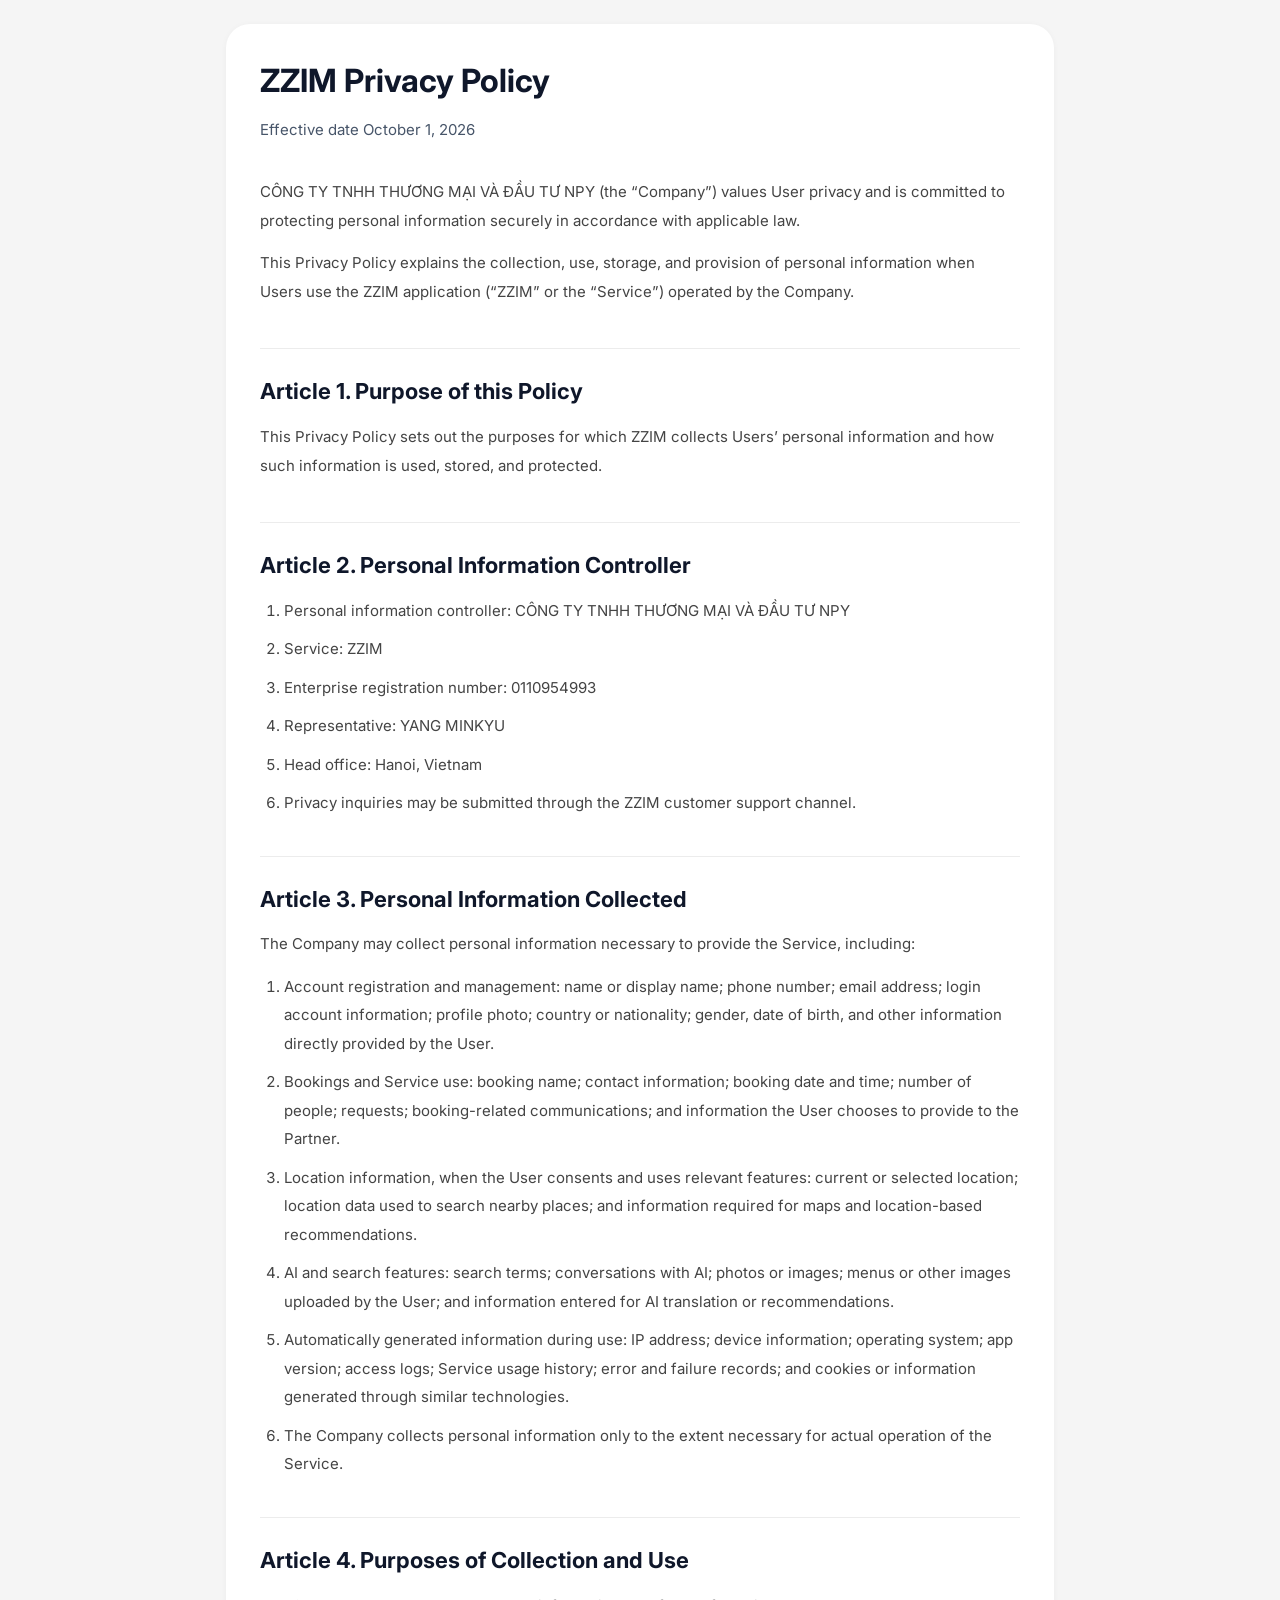
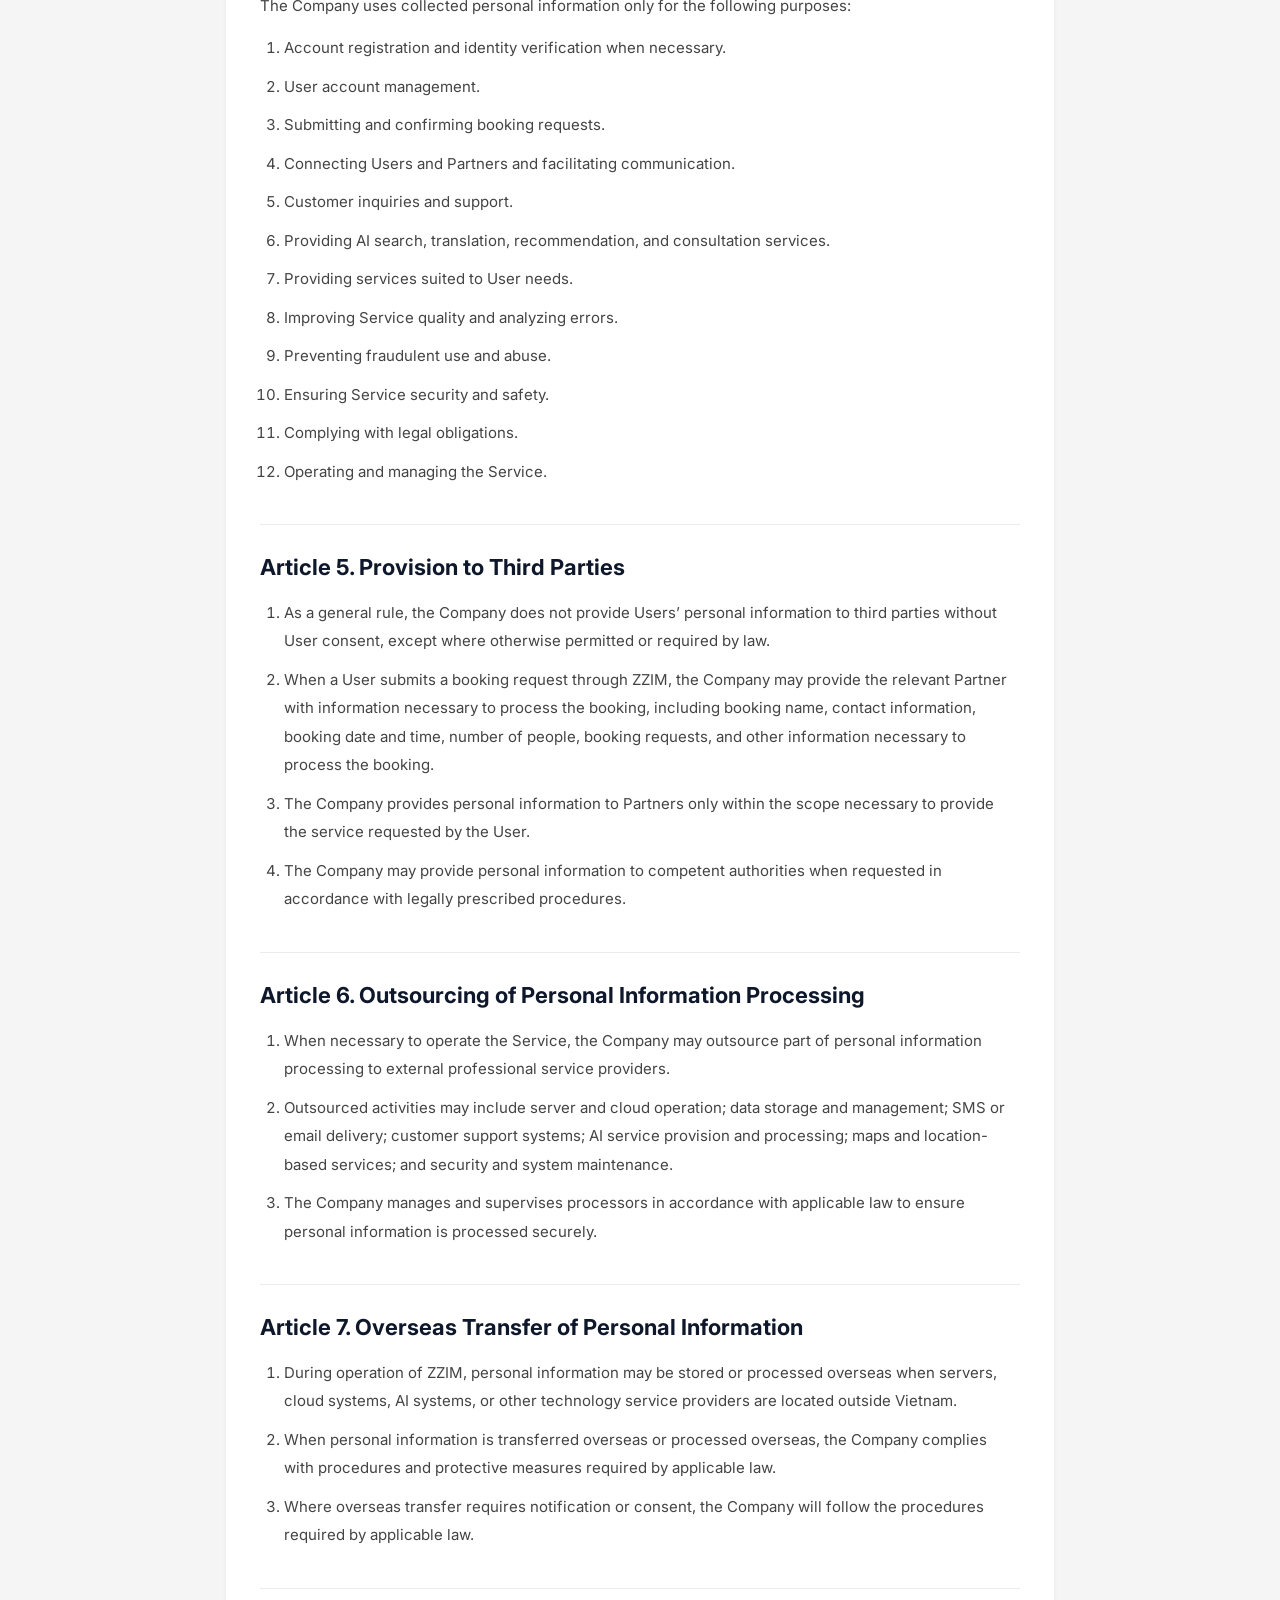
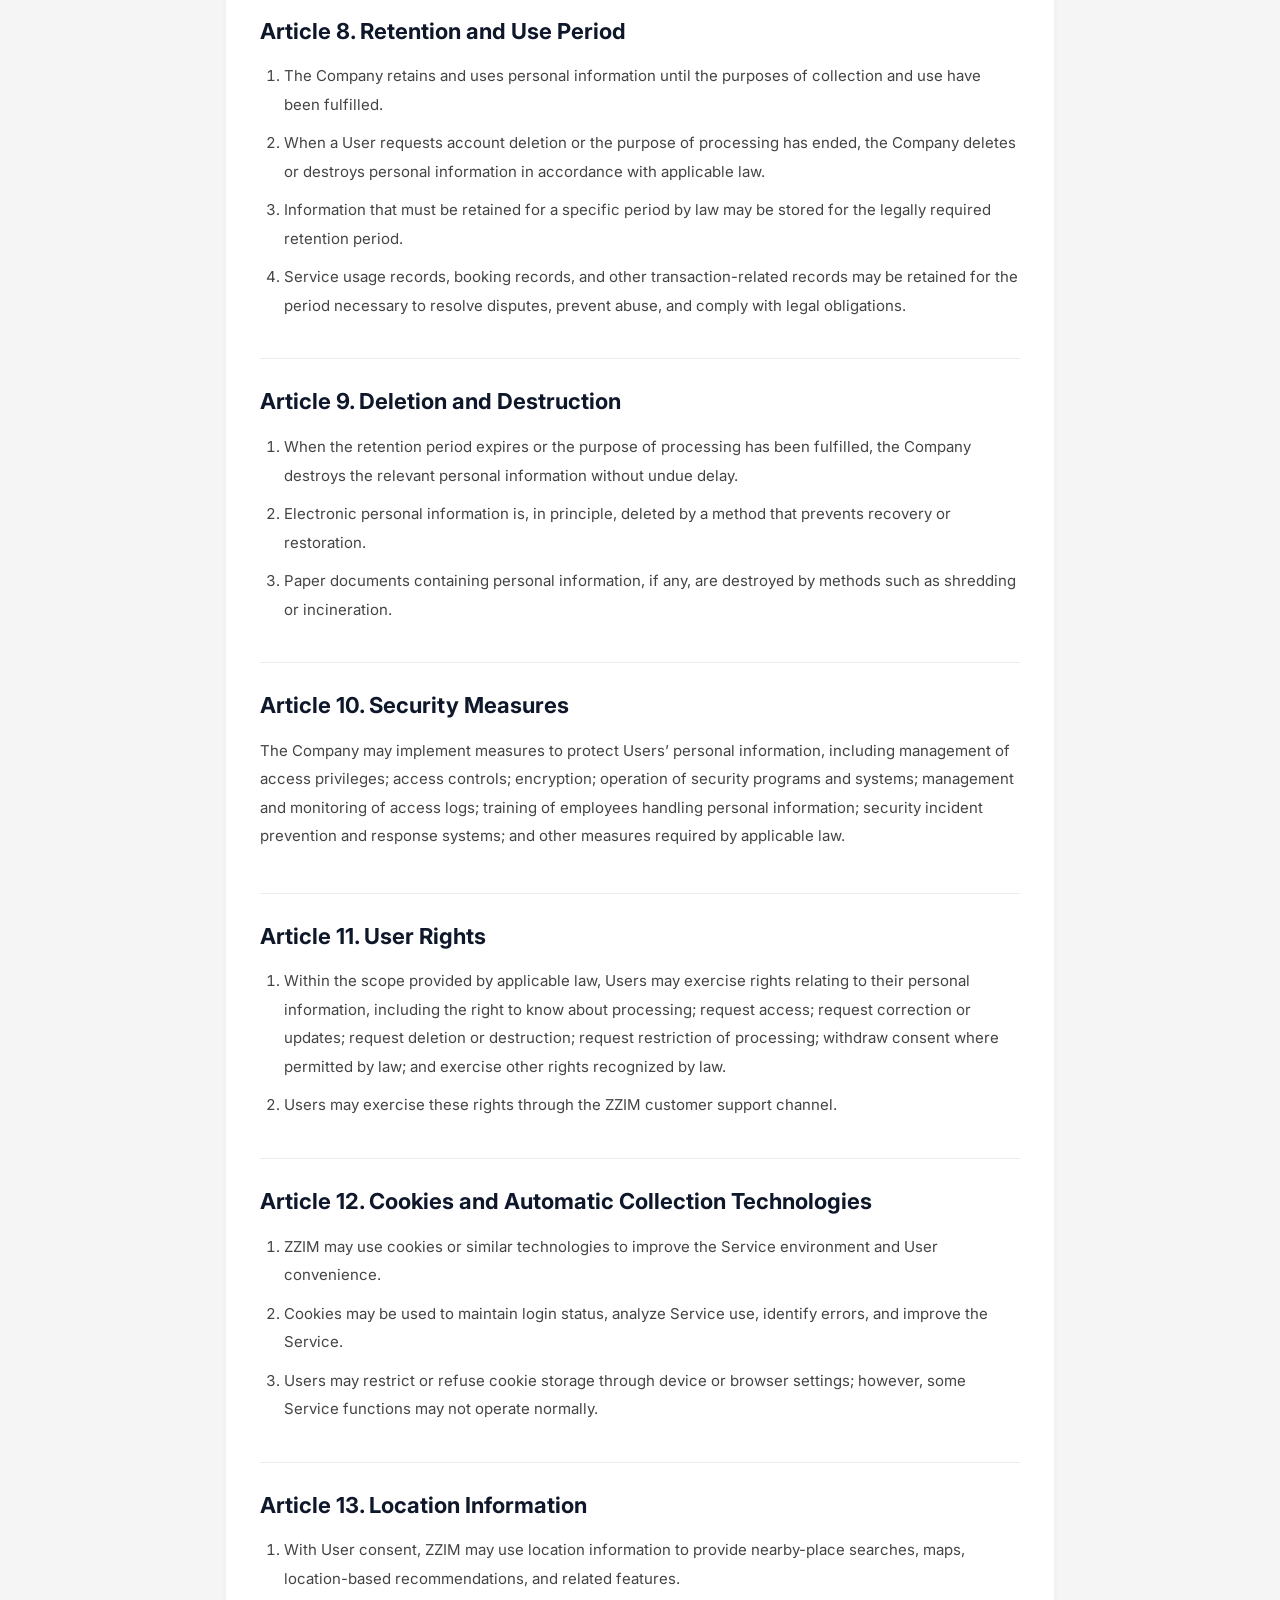
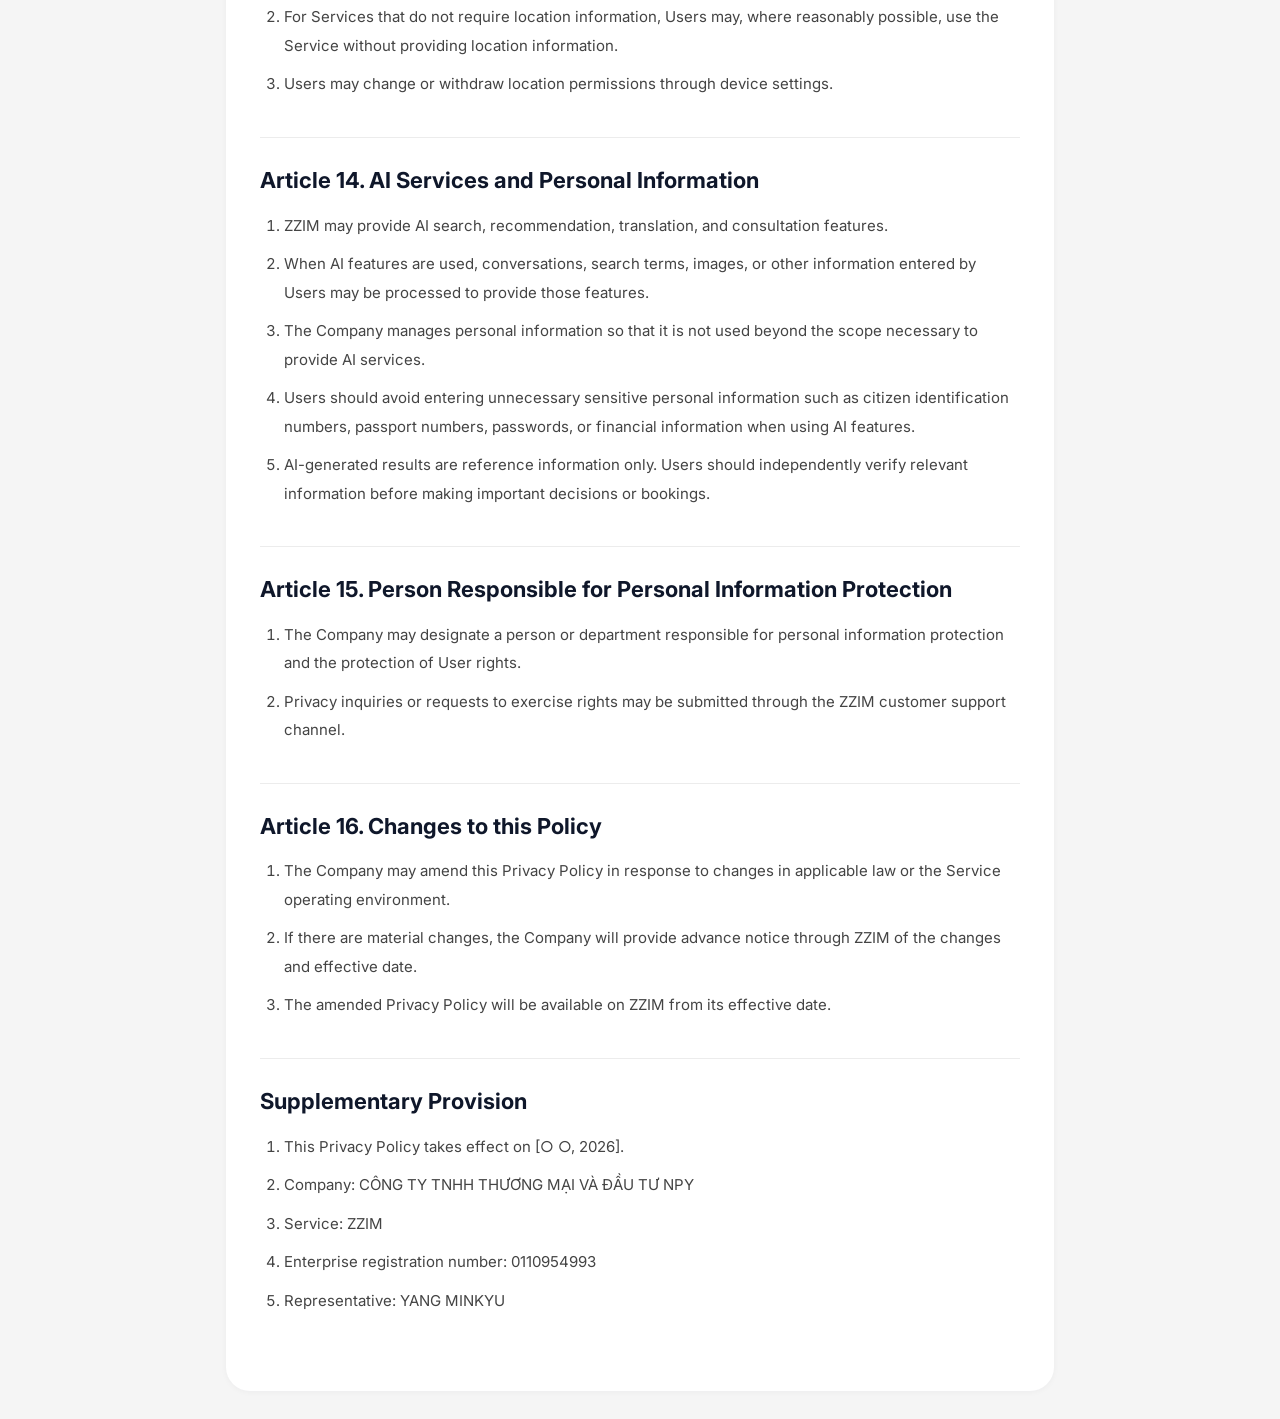
<file: privacy-policy.html>
<!doctype html><html><head><meta charset="utf-8"><meta http-equiv="refresh" content="0; url=/en/privacy-policy"><link rel="canonical" href="/en/privacy-policy"><script>location.replace("/en/privacy-policy")</script></head><body><a href="/en/privacy-policy">Continue</a></body></html>
</file>
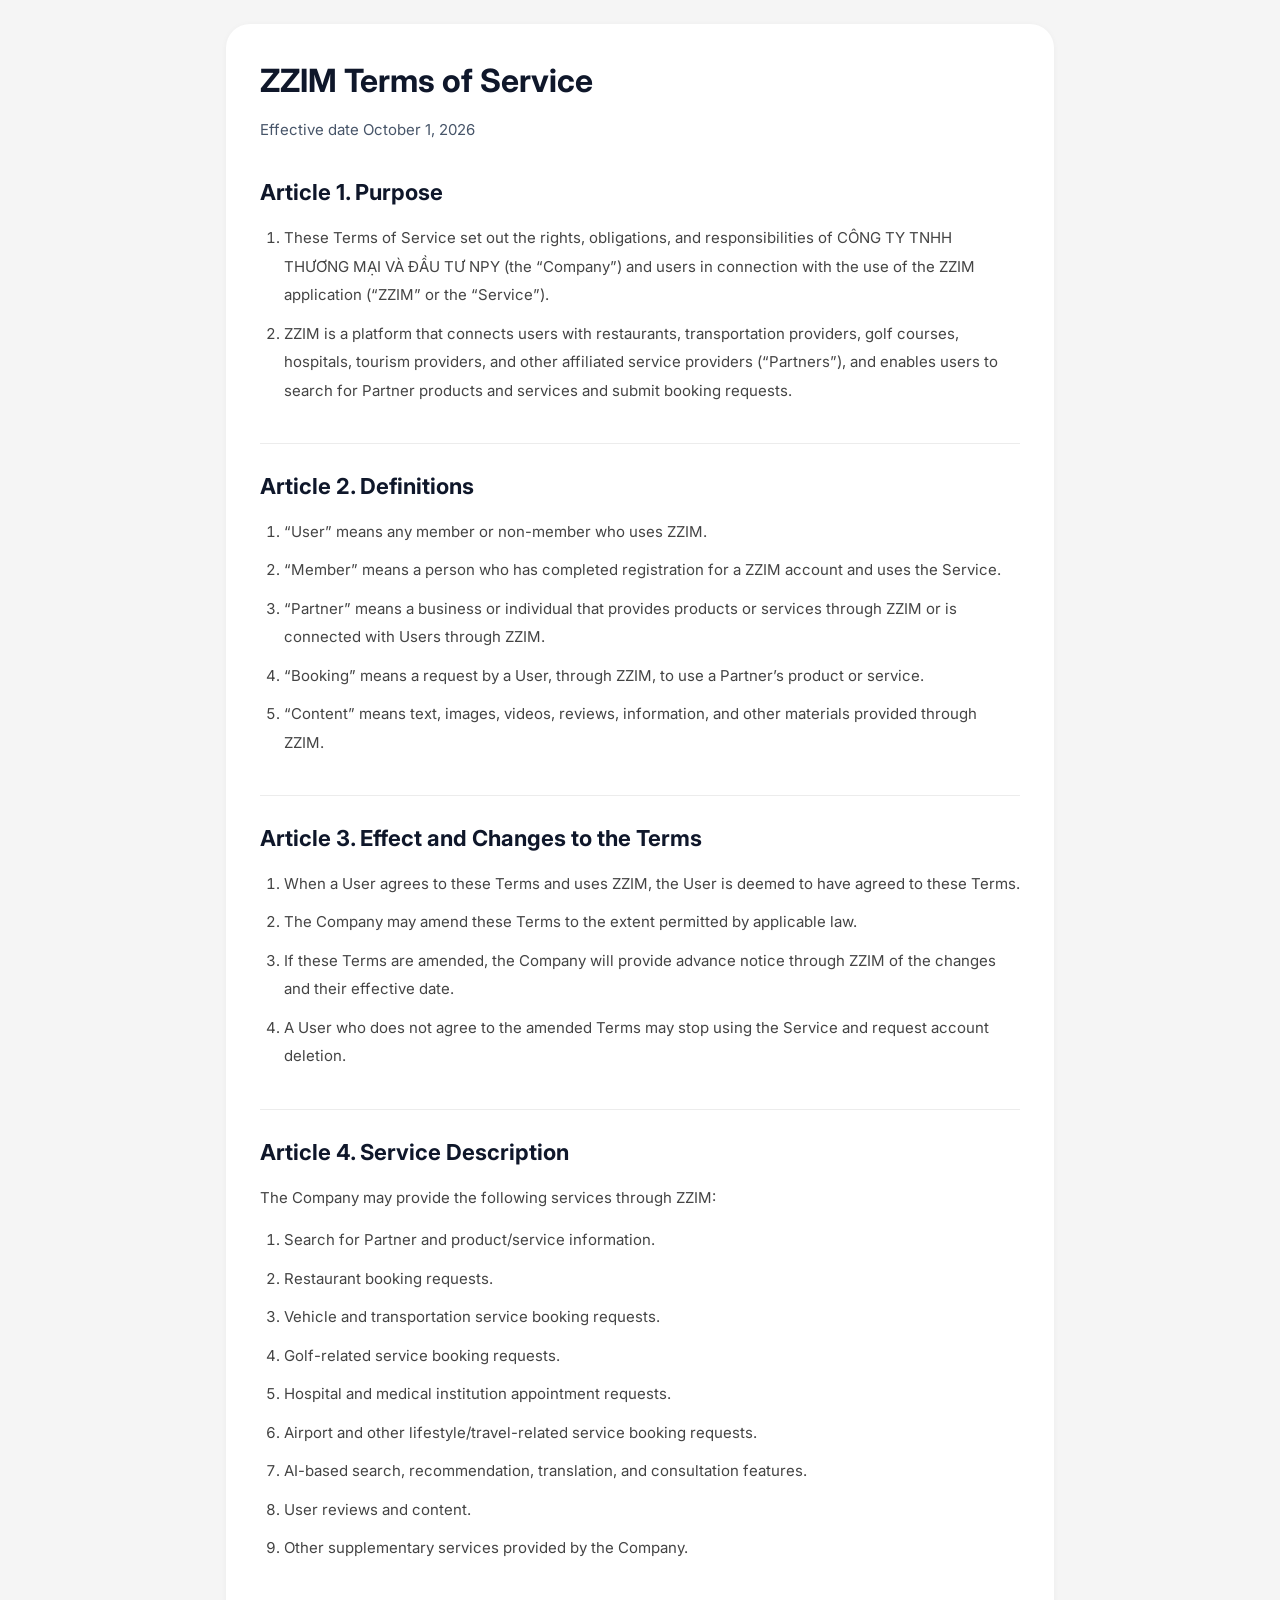
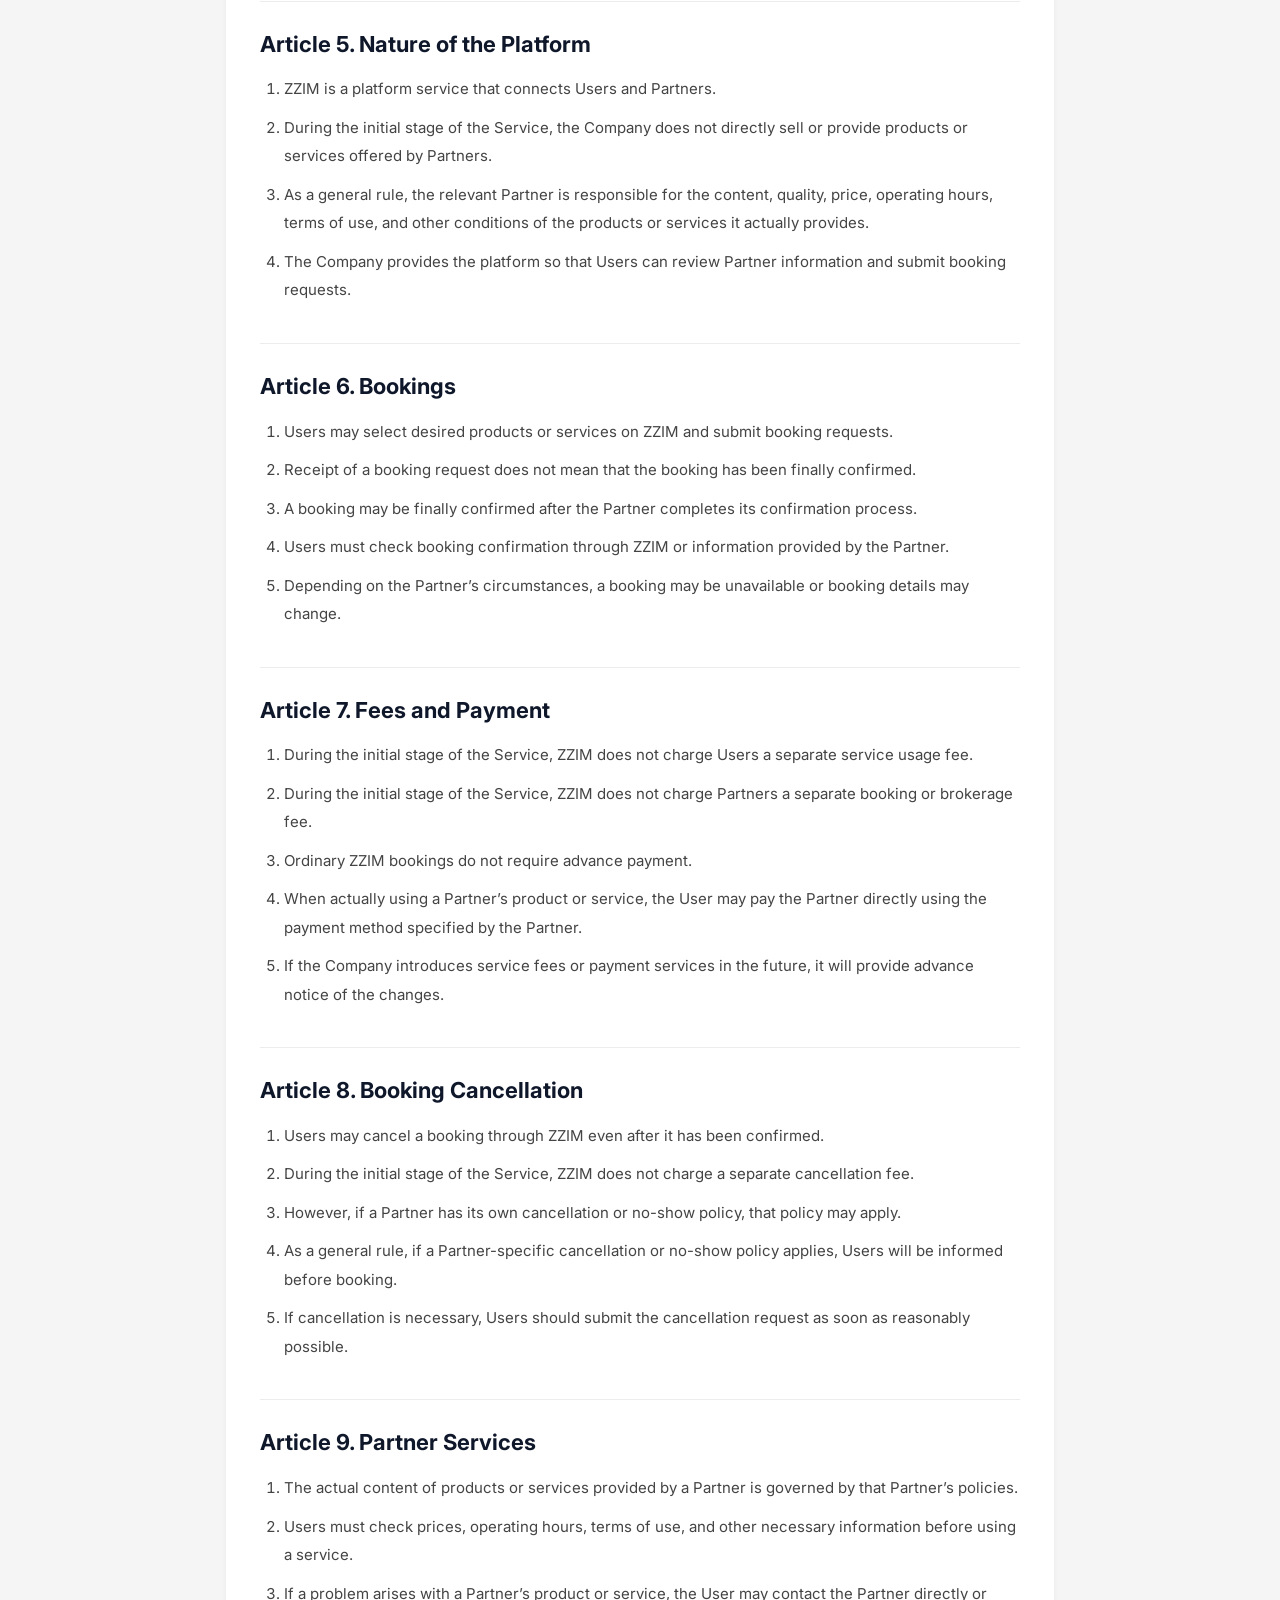
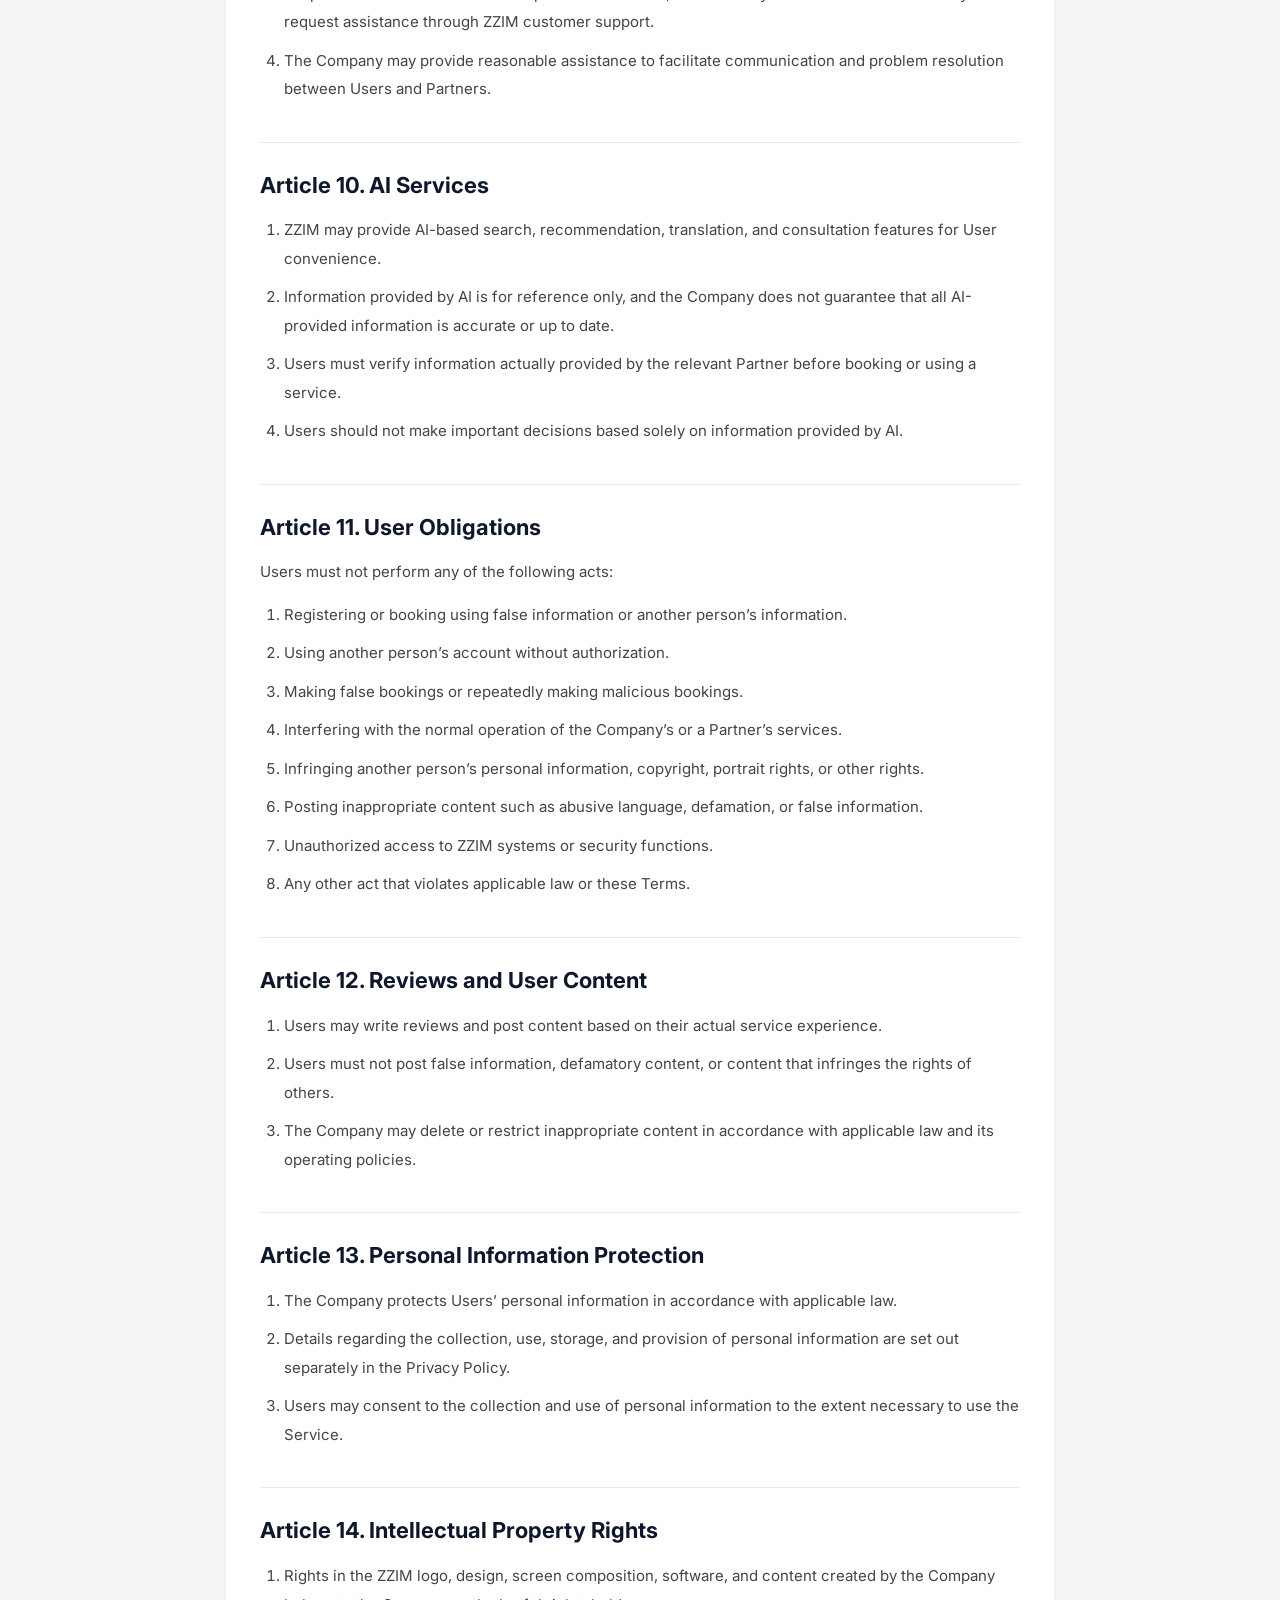
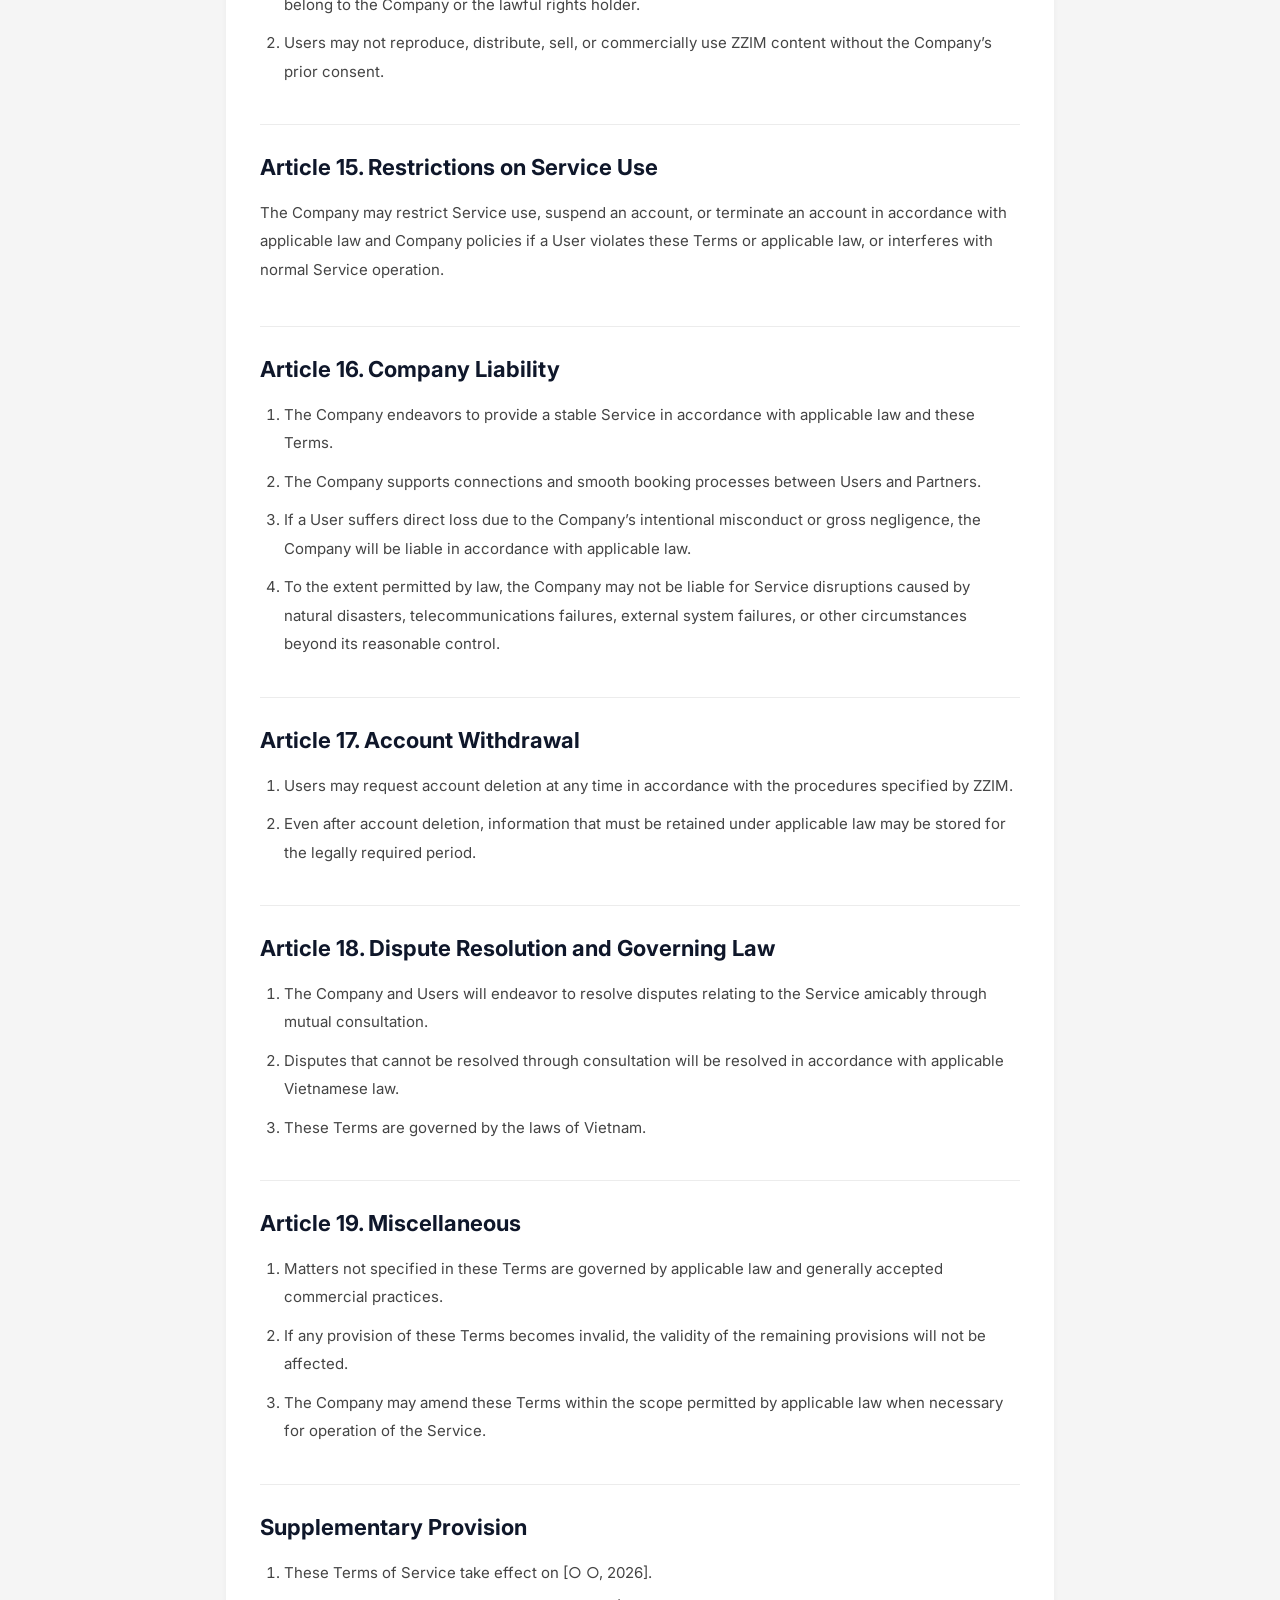
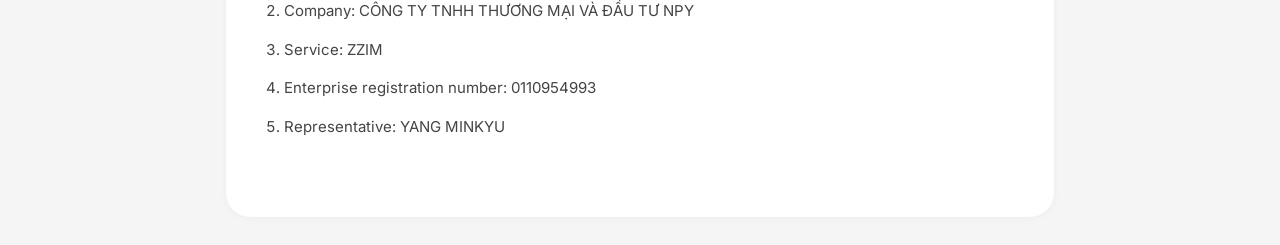
<file: terms-of-service.html>
<!doctype html><html><head><meta charset="utf-8"><meta http-equiv="refresh" content="0; url=/en/terms-of-service"><link rel="canonical" href="/en/terms-of-service"><script>location.replace("/en/terms-of-service")</script></head><body><a href="/en/terms-of-service">Continue</a></body></html>
</file>
<file: legal.css>
*{box-sizing:border-box}
html,body{margin:0;padding:0}
body{font-family:Inter,"Noto Sans KR","Noto Sans",Arial,sans-serif;background:#f5f5f5;color:#0f172a;-webkit-font-smoothing:antialiased}
.container{max-width:860px;margin:0 auto;padding:24px 16px 28px}
.card{background:#fff;border-radius:24px;padding:38px 34px;box-shadow:0 1px 6px rgba(15,23,42,.04)}
.card h1{margin:0 0 18px;font-size:32px;line-height:1.2;font-weight:700;color:#0f172a}
.effective{margin:0 0 32px;font-size:15px;line-height:1.6;color:#475569}
.article{padding:28px 0;border-top:1px solid #ececec}
.article:first-of-type{border-top:0;padding-top:4px}
.article h2{margin:0 0 16px;font-size:22px;line-height:1.35;font-weight:700;color:#0f172a}
.article p,.article li{font-size:15px;line-height:1.9;color:#444;word-break:keep-all}
.article p{margin:0 0 14px}
.article ol,.article ul{margin:0;padding-left:24px}
.article li{padding:0 0 10px}
@media (max-width: 640px){
  body{background:#fff}
  .container{max-width:none;padding:0}
  .card{border-radius:0;padding:24px 16px 28px;box-shadow:none}
  .card h1{font-size:24px;margin:0 0 12px}
  .effective{font-size:13px;margin:0 0 22px;color:#666}
  .article{padding:22px 0}
  .article h2{font-size:18px;margin:0 0 12px}
  .article p,.article li{font-size:13.5px;line-height:1.9;color:#444}
  .article ol,.article ul{padding-left:20px}
}
</file>
